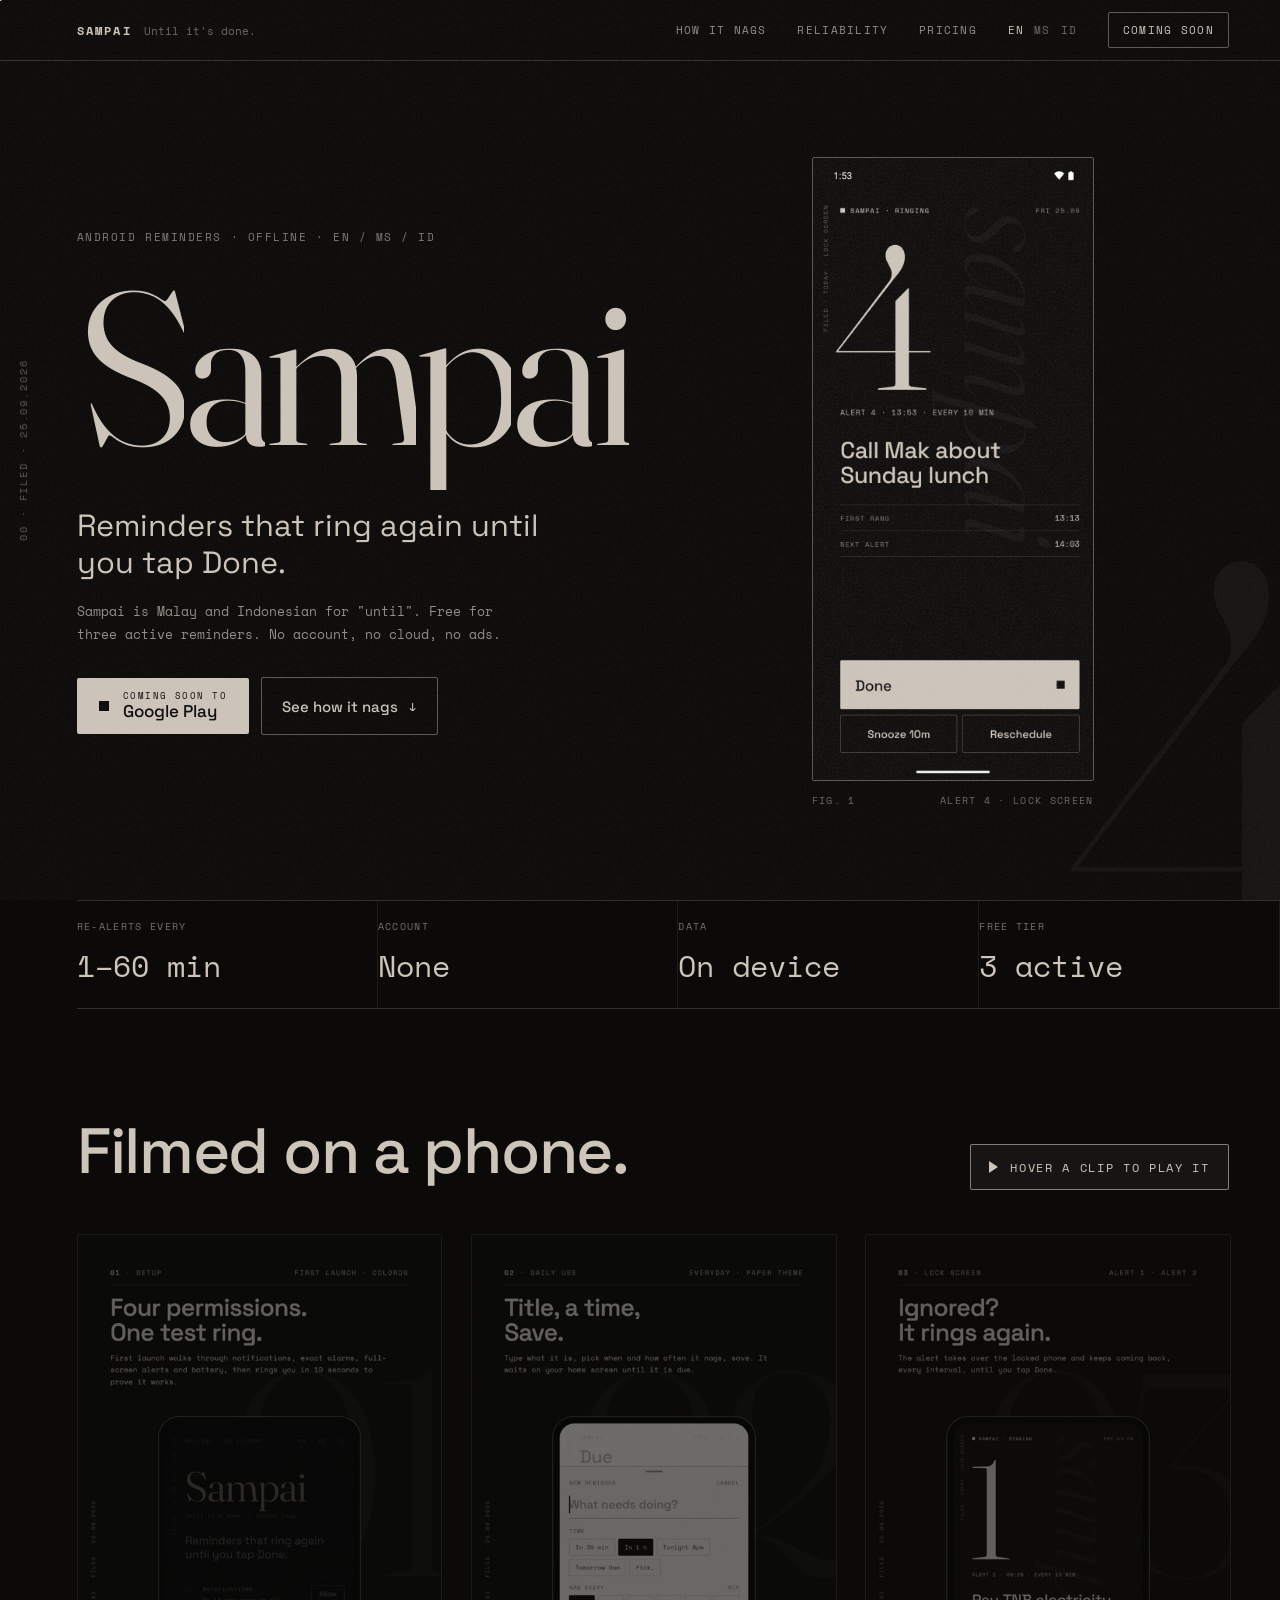
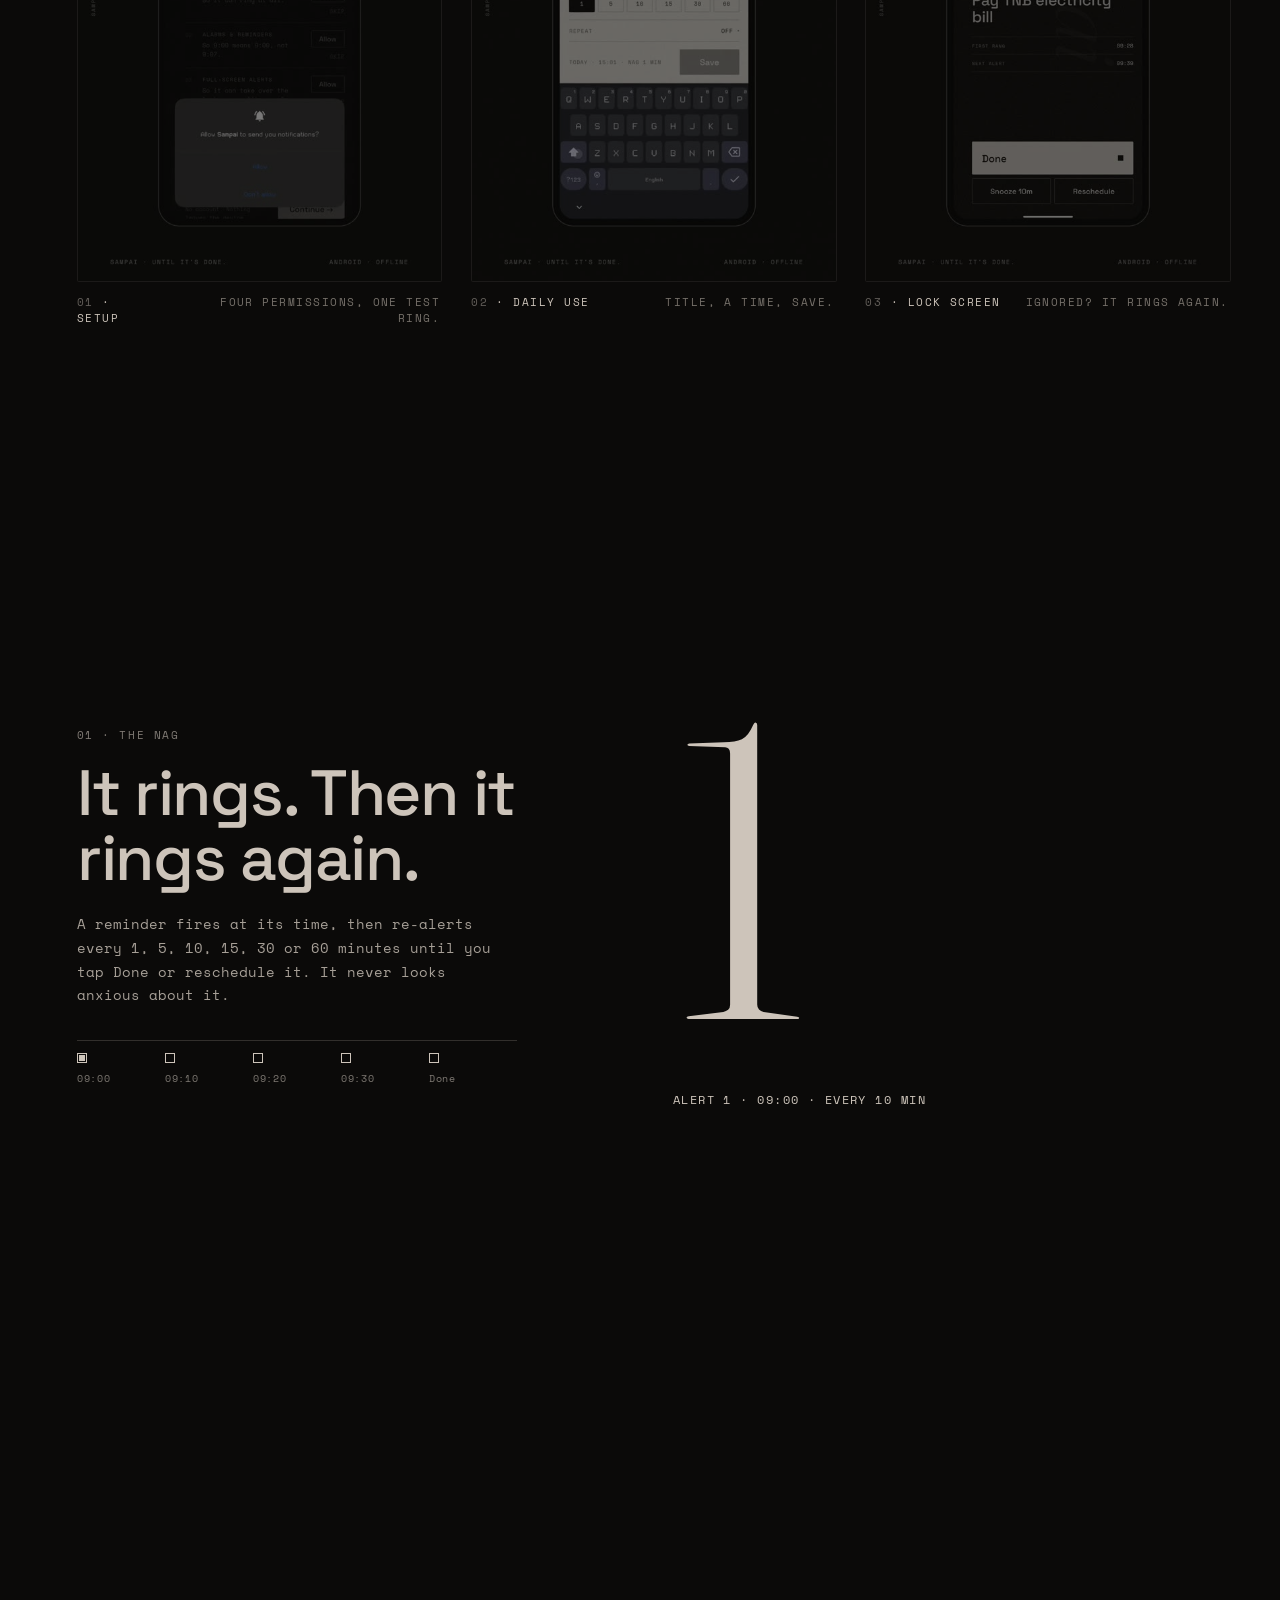
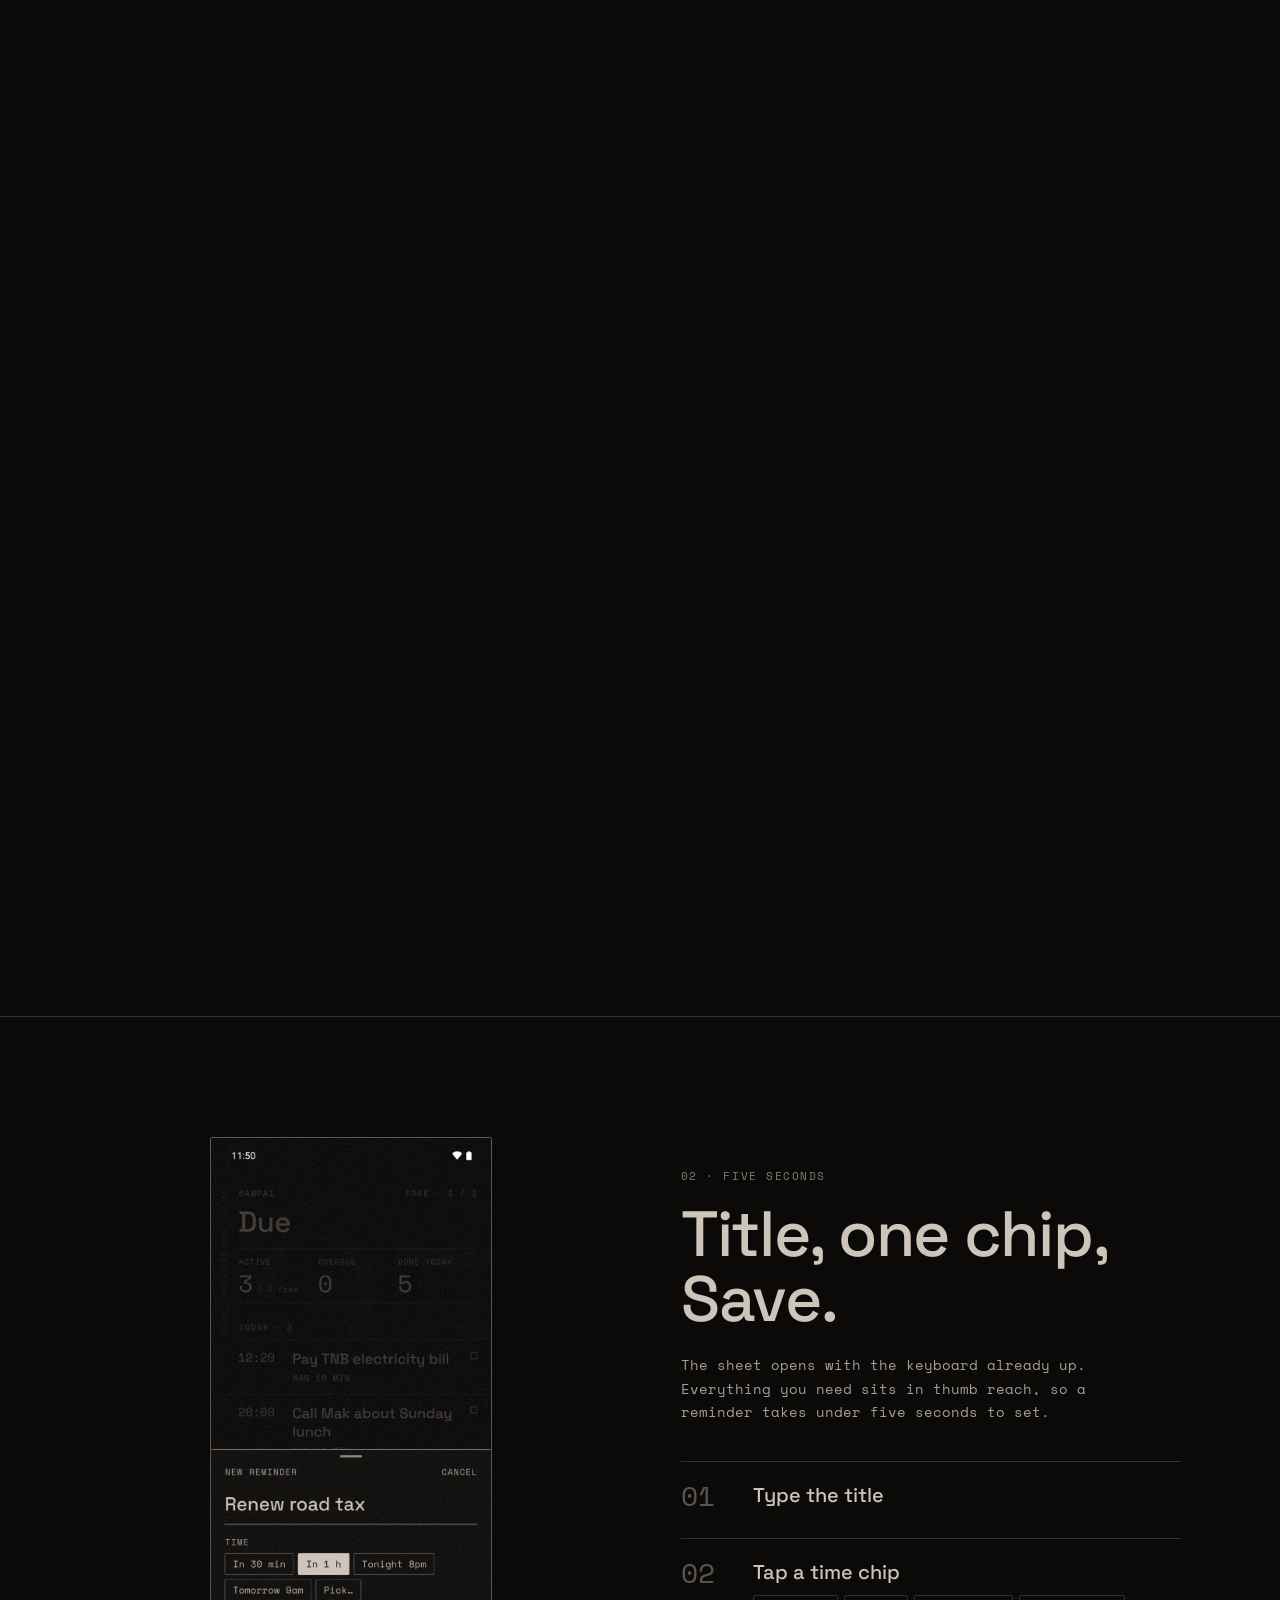
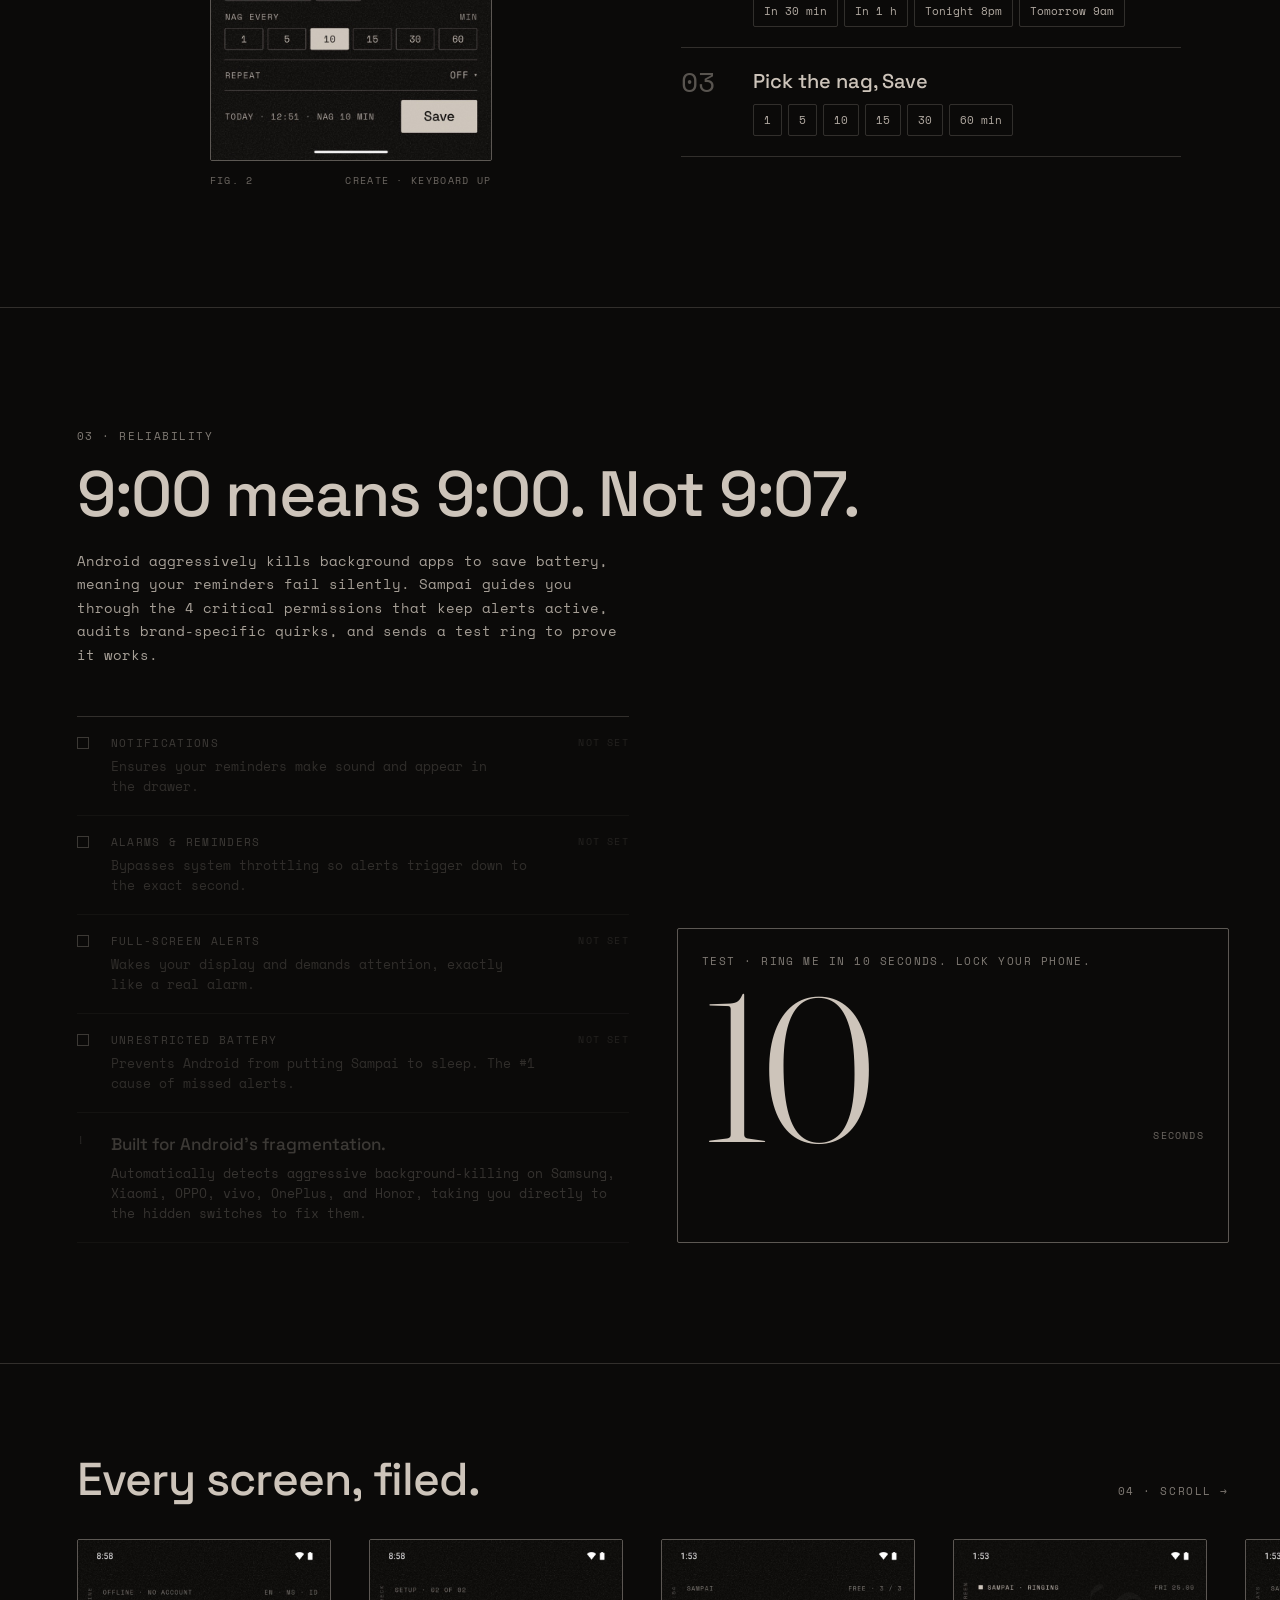
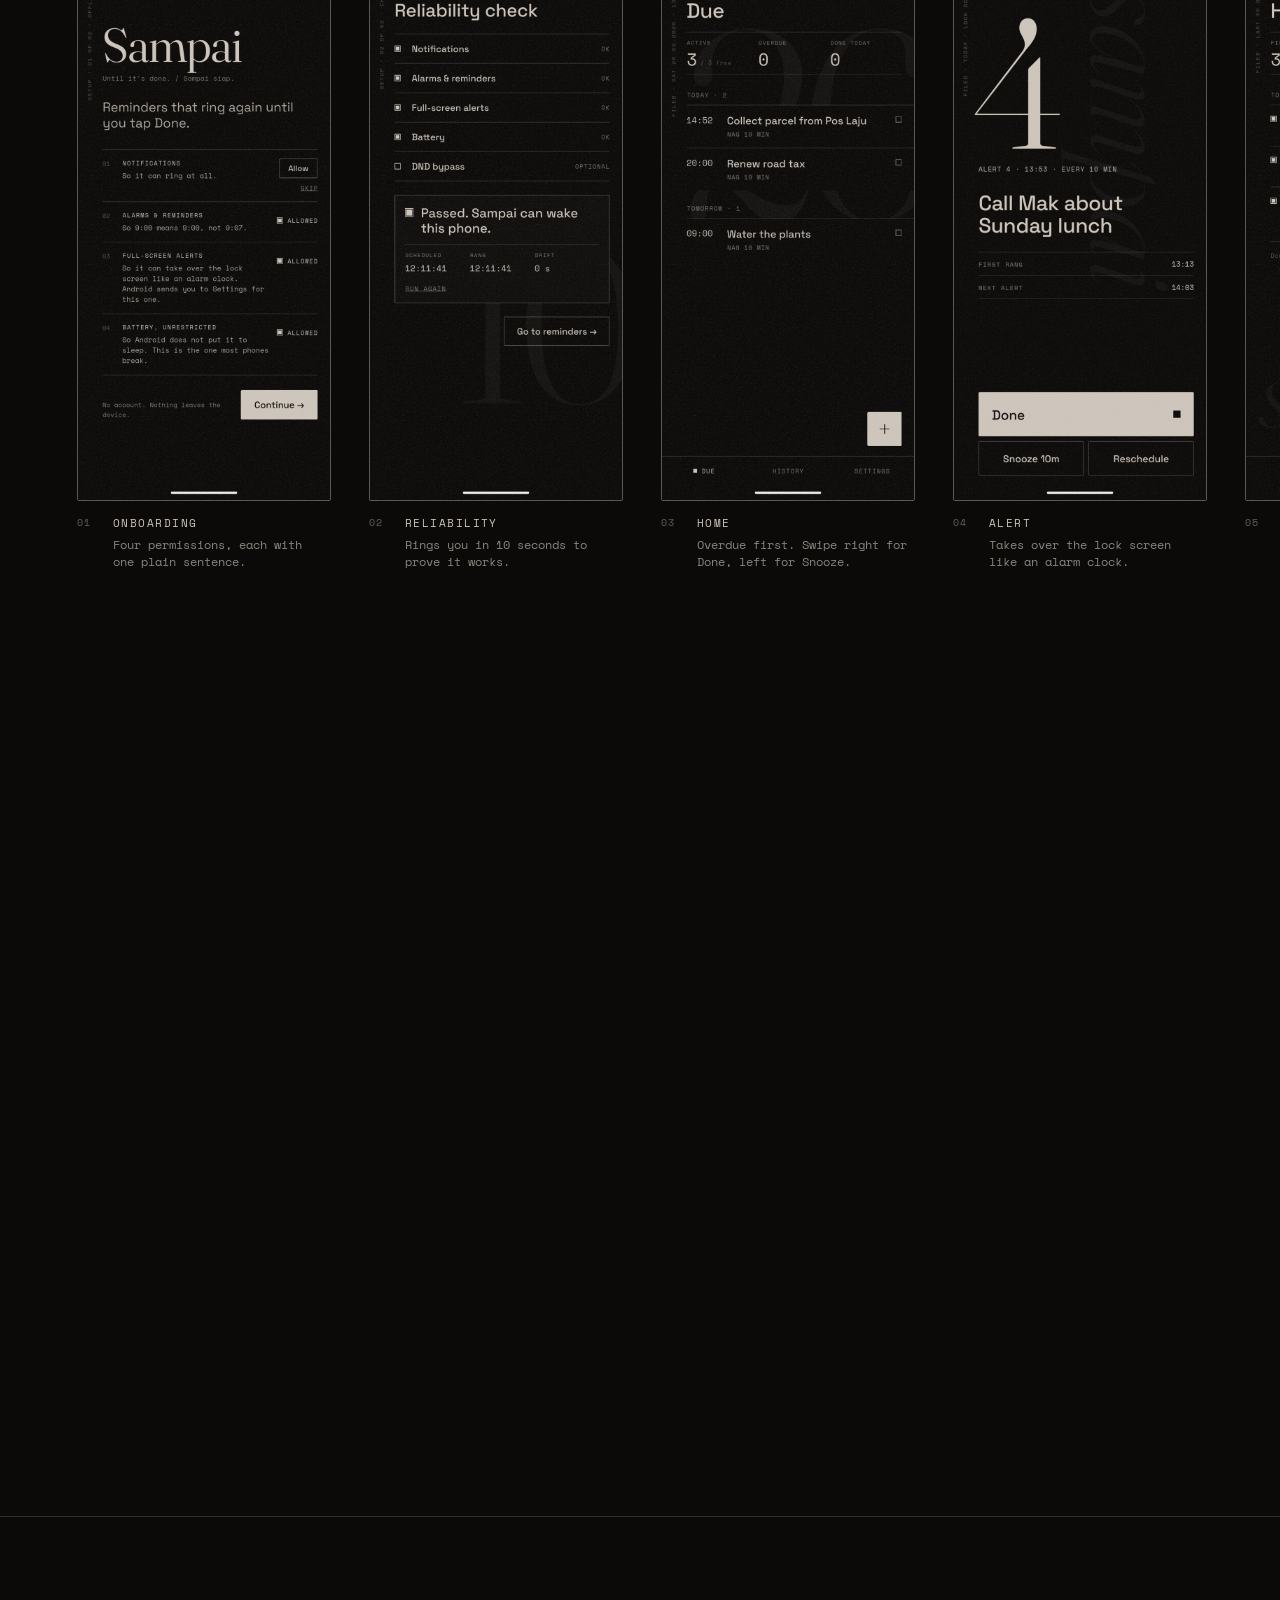
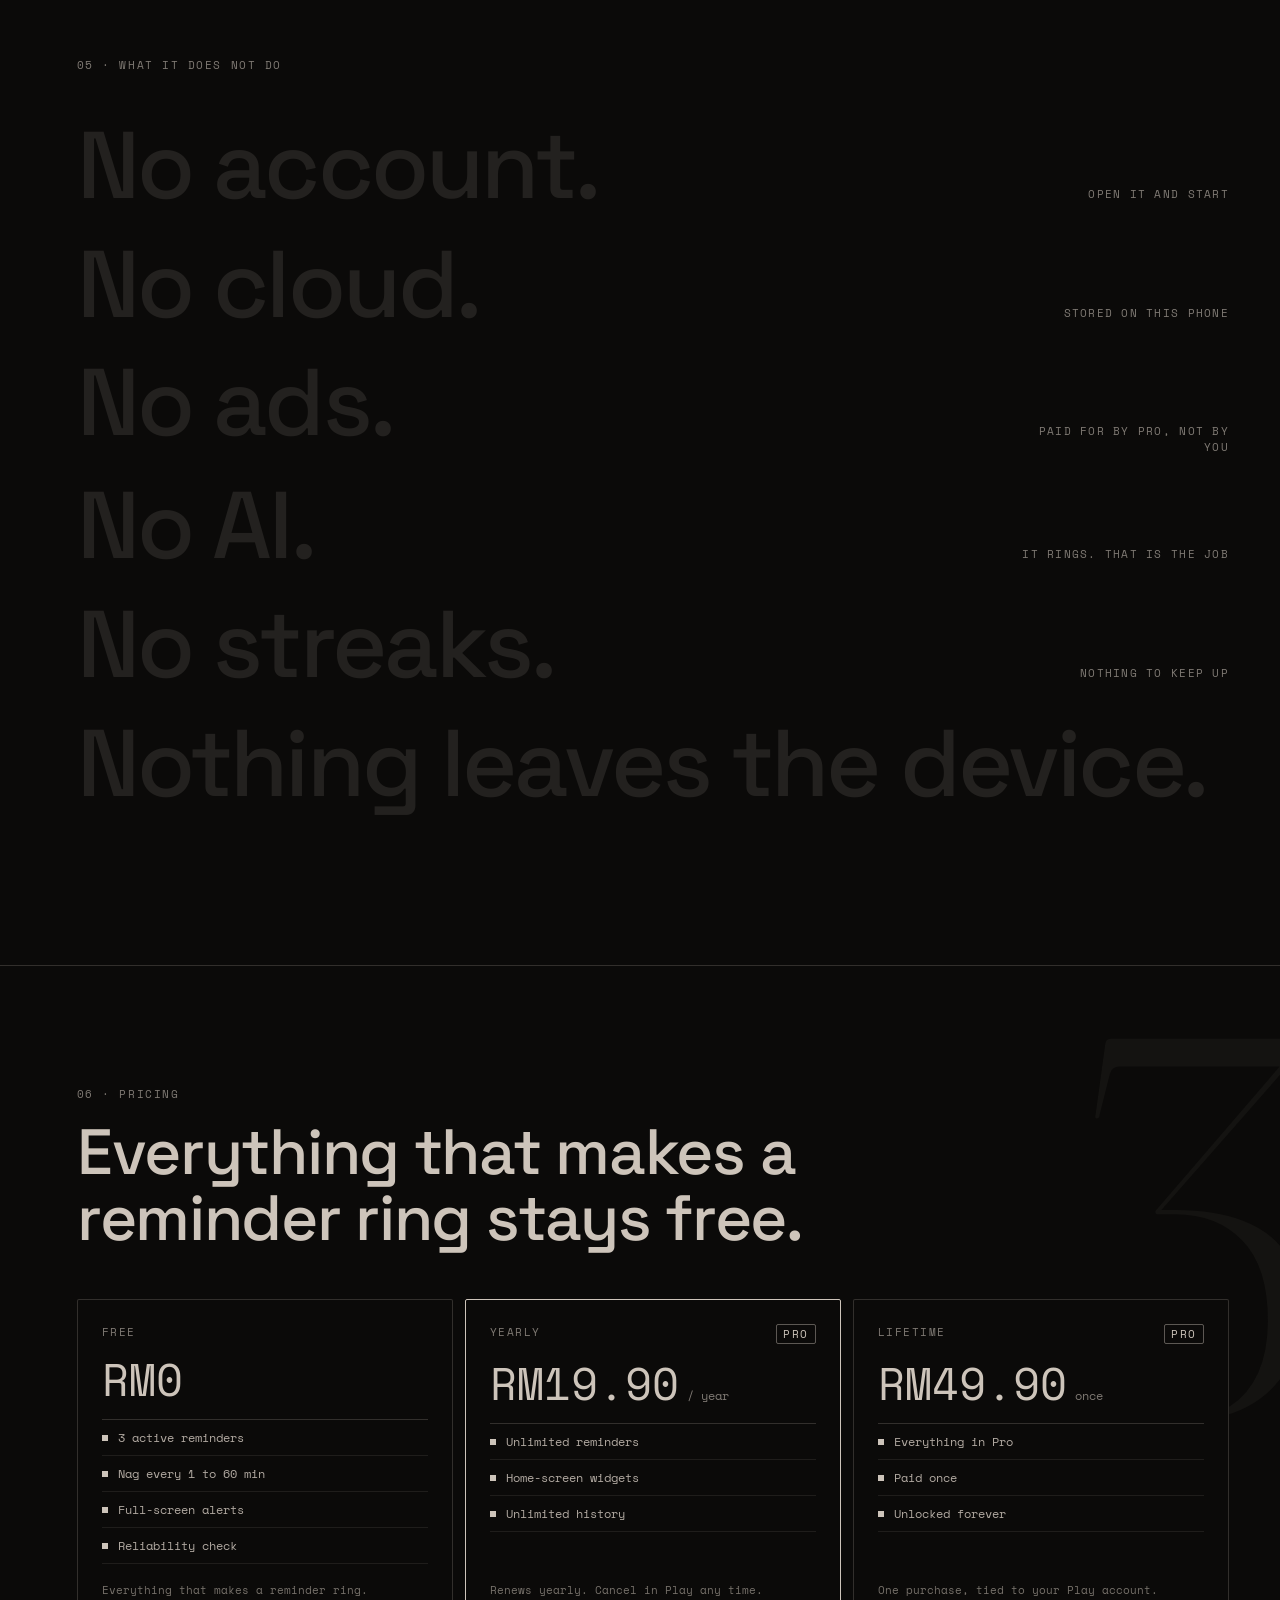
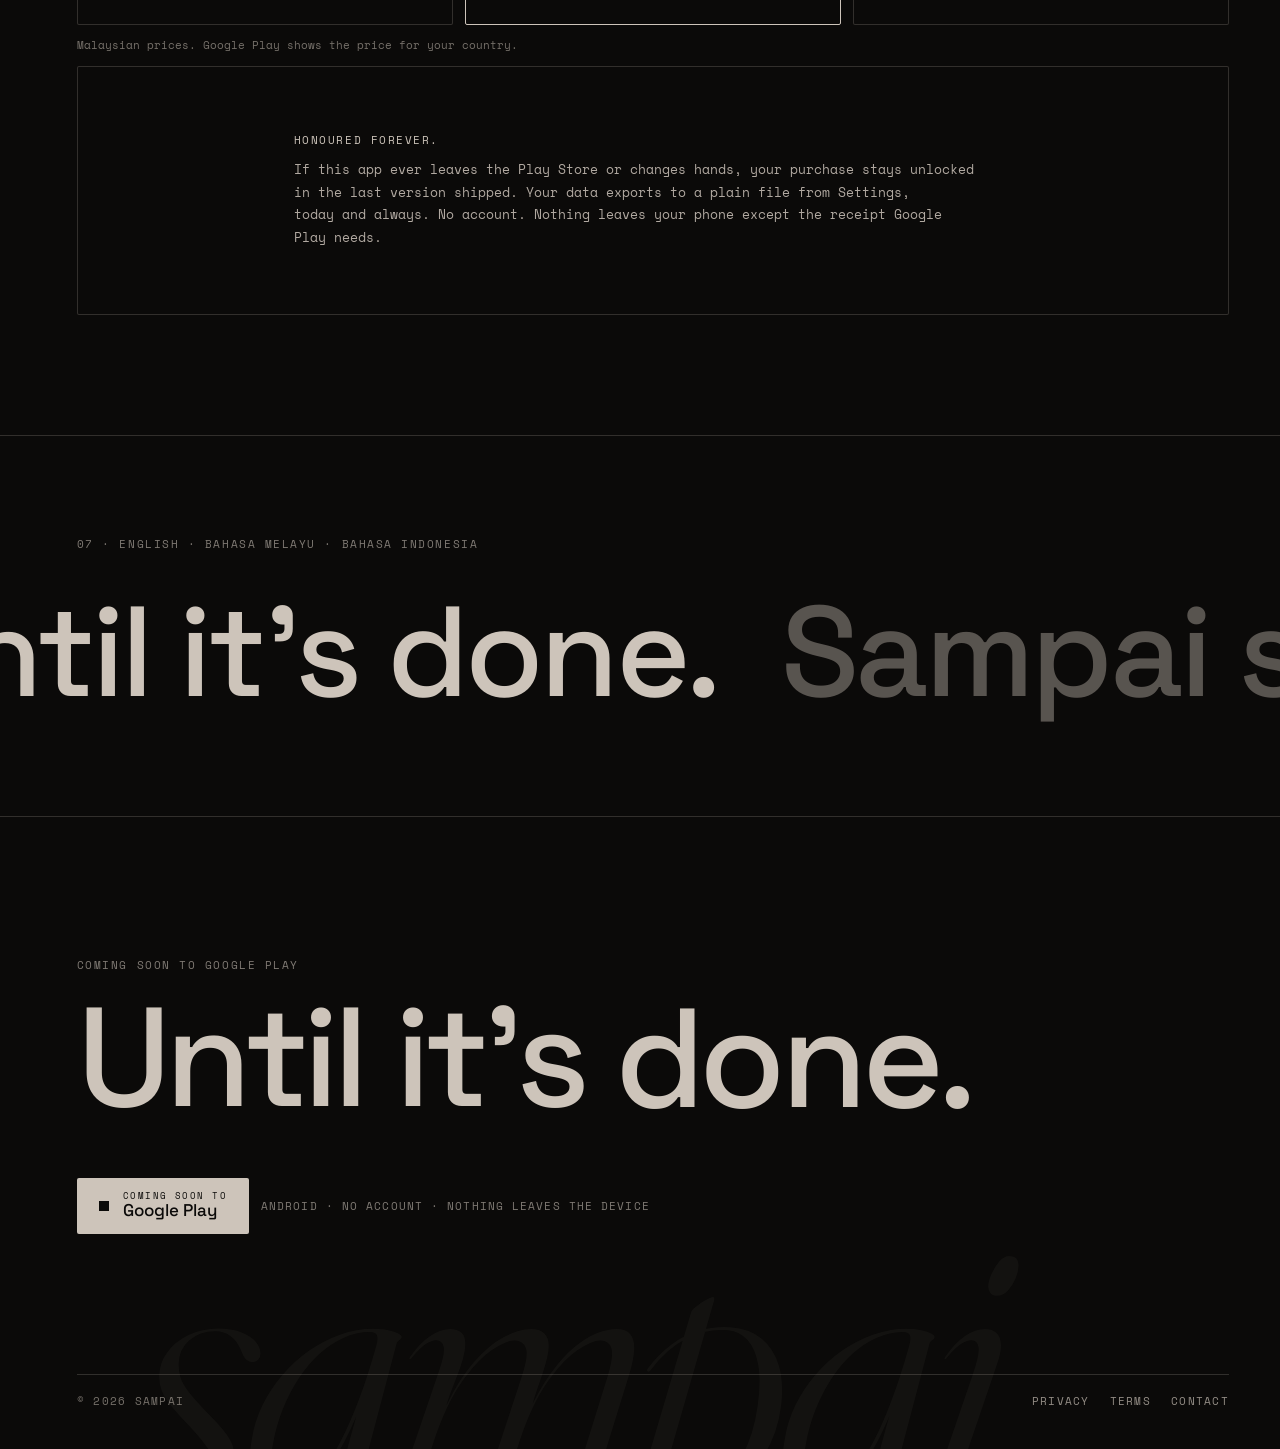
<file: index.html>
<!doctype html>
<html lang="en">
<head>
<meta charset="utf-8">
<meta name="viewport" content="width=device-width, initial-scale=1">
<title>Sampai: reminders that ring until done</title>
<meta name="description" content="Sampai is a nag-until-done reminder app for Android. It rings again every 1, 5, 10, 15, 30 or 60 minutes until you tap Done. Offline, no account, no ads.">
<meta property="og:title" content="Sampai: reminders that ring until done">
<meta property="og:description" content="A reminder that keeps ringing until you tap Done. For Android. Offline, no account, no ads.">
<meta property="og:image" content="assets/screens/03-alert-4.jpg">
<meta name="theme-color" content="#0b0a09">
<link rel="alternate" hreflang="en" href="https://haziqlucii.github.io/sampai-site/">
<link rel="alternate" hreflang="ms" href="https://haziqlucii.github.io/sampai-site/ms/">
<link rel="alternate" hreflang="id" href="https://haziqlucii.github.io/sampai-site/id/">
<link rel="icon" href="assets/favicon.png">
<link rel="preconnect" href="https://fonts.googleapis.com">
<link rel="preconnect" href="https://fonts.gstatic.com" crossorigin>
<link rel="stylesheet" href="https://fonts.googleapis.com/css2?family=Fraunces:ital,opsz,wght@0,9..144,300..500;1,9..144,300..500&family=Space+Grotesk:wght@400;500;600&family=Space+Mono:ital,wght@0,400;0,700;1,400&display=swap"><style>:root{--p:11,10,9;--i:205,196,186}html,body{margin:0;background:rgb(var(--p));color:rgb(var(--i));-webkit-font-smoothing:antialiased;overflow-x:hidden}html.lenis,html.lenis body{height:auto}.lenis.lenis-smooth{scroll-behavior:auto!important}body::before{content:"";position:fixed;inset:0;pointer-events:none;z-index:90;opacity:.07;background-image:url("data:image/svg+xml,%3Csvg xmlns='http://www.w3.org/2000/svg' width='160' height='160'%3E%3Cfilter id='n'%3E%3CfeTurbulence type='fractalNoise' baseFrequency='.9' numOctaves='3' stitchTiles='stitch'/%3E%3CfeColorMatrix values='0 0 0 0 .5 0 0 0 0 .5 0 0 0 0 .5 0 0 0 1.4 -.3'/%3E%3C/filter%3E%3Crect width='100%25' height='100%25' filter='url(%23n)'/%3E%3C/svg%3E")}a{color:rgb(var(--i))}a:hover{color:rgba(var(--i),.7)}::selection{background:rgb(var(--i));color:rgb(var(--p))}</style>
<style>
/* Phone layout: the design is drawn for desktop, so these override its inline spacing. */
@media (max-width: 720px) {
  [data-label] { display: none !important; }
  [data-nav] > div { padding: 0 20px !important; height: 56px !important; }
  [data-nav] a[href="#top"] > span + span { display: none; }
  [data-nav] a[href="#nag"], [data-nav] a[href="#reliable"], [data-nav] a[href="#pricing"] { display: none; }
  #top, section, footer { padding-left: 20px !important; padding-right: 20px !important; }
  #top { padding-top: 96px !important; min-height: auto !important; gap: 40px !important; }
  #top + div { margin-left: 20px !important; }
  [data-nag] { height: auto !important; min-height: 100vh; padding-top: 72px !important; padding-bottom: 40px !important; gap: 20px !important; align-content: center; }
  [data-nag] h2 { font-size: 34px !important; }
  [data-nag] > div:last-child { min-height: 0 !important; }
  [data-nag] [data-nn] { font-size: 150px !important; }
  [data-nag] > div:last-child > div:first-child { height: 130px !important; }
  [data-nag] > div:last-child > div:last-child { margin-top: 24px !important; }
  [data-ndone] > span:first-child { width: 64px !important; height: 64px !important; }
  [data-ndone] > span:last-child { font-size: 22px !important; }
  section, footer { padding-top: 88px !important; padding-bottom: 88px !important; }
  [data-gal] { padding: 88px 0 !important; height: auto !important; display: block !important; }
  [data-gal] > div:first-child { padding-left: 20px !important; padding-right: 20px !important; }
  [data-gal] > div:first-child > span { display: none; }
  /* Phones get a native sideways swipe that snaps to each screen, not a pinned scroll. */
  [data-track] { width: auto !important; overflow-x: auto; scroll-snap-type: x mandatory; -webkit-overflow-scrolling: touch; scrollbar-width: none; gap: 16px !important; padding: 28px 20px 4px !important; }
  [data-track]::-webkit-scrollbar { display: none; }
  [data-track] > div { scroll-snap-align: start; scroll-margin-left: 20px; }
  [data-gal] > div:first-child::after { content: "Swipe \2192"; display: block; margin-top: 12px; font-size: 11px; letter-spacing: .14em; text-transform: uppercase; color: rgba(var(--i), .6); }
  [data-clips] { display: flex !important; overflow-x: auto; scroll-snap-type: x mandatory; scrollbar-width: none; margin-left: -20px !important; margin-right: -20px !important; padding: 0 20px; gap: 16px !important; }
  [data-clips]::-webkit-scrollbar { display: none; }
  [data-clips] > figure { width: 72vw; scroll-snap-align: start; scroll-margin-left: 20px; }
  [data-clips] figcaption { flex-direction: column; gap: 4px !important; }
  [data-clips] figcaption > span:last-child { text-align: left !important; }
  [data-no] { flex-direction: column; align-items: flex-start !important; gap: 6px !important; }
  [data-no] > span:nth-child(2) { text-align: left !important; }
  [data-bell] { width: 90px !important; }
  section[data-sec^="07"] { padding-left: 0 !important; padding-right: 0 !important; }
  section[data-sec^="07"] > div:first-child { padding-left: 20px !important; padding-right: 20px !important; }
  footer > div[style*="margin-top:140px"] { margin-top: 80px !important; }
}
</style>
<style>[data-hint-tap] { display: none; } [data-clip] video { transition: opacity .35s ease, filter .35s ease; } [data-clips][data-dim] [data-clip] video:not([data-on]) { opacity: .45; filter: grayscale(.4); } @keyframes hintpulse { 0%,100% { opacity: 1; transform: translateX(0); } 50% { opacity: .35; transform: translateX(3px); } } [data-pulse] { animation: hintpulse 1.6s ease-in-out infinite; } @media (prefers-reduced-motion: reduce) { [data-pulse] { animation: none; } } @media (hover: none), (pointer: coarse) { [data-hint-hover] { display: none; } [data-hint-tap] { display: inline; } } @media (max-width: 720px) { [data-hint] { display: none !important; } } @media (max-width: 1100px) { [data-clip] figcaption { flex-direction: column; gap: 4px !important; } [data-clip] figcaption > span:last-child { text-align: left !important; } } [data-vwrap] video:focus-visible { outline: 1px solid rgb(var(--i)); outline-offset: 3px; }</style>
</head>
<body>
<div data-root="" style="position:relative;font-family:'Space Mono',monospace;color:rgb(var(--i));background:rgb(var(--p))">

<div data-prog="" style="position:fixed;top:0;left:0;right:0;height:1px;background:rgb(var(--i));transform:scaleX(0);transform-origin:0 50%;z-index:80"></div>
<div data-label="" style="position:fixed;left:16px;top:50%;transform:translateY(-50%) rotate(180deg);writing-mode:vertical-rl;font-size:9.5px;letter-spacing:.2em;text-transform:uppercase;color:rgba(var(--i),.45);z-index:70;white-space:nowrap;pointer-events:none">00 · Filed · 25.09.2026</div>

<nav data-nav="" style="position:fixed;top:0;left:0;right:0;z-index:75;background:rgb(var(--p));border-bottom:1px solid rgba(var(--i),.2)">
<div style="display:flex;align-items:center;justify-content:space-between;gap:20px;height:60px;padding:0 clamp(20px,4vw,56px) 0 clamp(48px,6vw,96px)">
<a href="#top" style="display:flex;align-items:baseline;gap:12px;text-decoration:none"><span style="font-size:12px;letter-spacing:.18em;font-weight:700">SAMPAI</span><span style="font-size:10.5px;color:rgba(var(--i),.5)">Until it's done.</span></a>
<div style="display:flex;align-items:center;gap:clamp(14px,2.4vw,32px);font-size:10.5px;letter-spacing:.12em;text-transform:uppercase">
<a href="#nag" style="text-decoration:none;color:rgba(var(--i),.7)">How it nags</a>
<a href="#reliable" style="text-decoration:none;color:rgba(var(--i),.7)">Reliability</a>
<a href="#pricing" style="text-decoration:none;color:rgba(var(--i),.7)">Pricing</a>
<span data-langs="" style="display:flex;gap:10px"><a href="./" hreflang="en" aria-current="page" style="text-decoration:none;color:rgb(var(--i))">EN</a><a href="ms/" hreflang="ms" style="text-decoration:none;color:rgba(var(--i),.5)">MS</a><a href="id/" hreflang="id" style="text-decoration:none;color:rgba(var(--i),.5)">ID</a></span><a href="#get" style="height:34px;padding:0 14px;display:flex;align-items:center;border:1px solid rgba(var(--i),.42);border-radius:2px;text-decoration:none">Coming soon</a>
</div>
</div>
</nav>

<header id="top" data-hero="" data-sec="00 · Filed · 25.09.2026" style="position:relative;min-height:100vh;padding:120px clamp(20px,4vw,56px) 56px clamp(48px,6vw,96px);box-sizing:border-box;display:grid;grid-template-columns:repeat(auto-fit,minmax(min(100%,440px),1fr));gap:48px;align-items:center;overflow:hidden">
<div style="position:relative;z-index:2">
<div data-hf="" style="font-size:11px;letter-spacing:.14em;text-transform:uppercase;color:rgba(var(--i),.6)">Android reminders · Offline · EN / MS / ID</div>
<h1 data-hword="" aria-label="Sampai" style="margin:28px 0 0;font-family:'Fraunces',serif;font-weight:350;font-size:clamp(96px,17vw,264px);line-height:.86;letter-spacing:-.035em;display:flex">
<span style="display:inline-block;overflow:hidden;padding-bottom:.14em"><span data-hl="" style="display:inline-block">S</span></span><span style="display:inline-block;overflow:hidden;padding-bottom:.14em"><span data-hl="" style="display:inline-block">a</span></span><span style="display:inline-block;overflow:hidden;padding-bottom:.14em"><span data-hl="" style="display:inline-block">m</span></span><span style="display:inline-block;overflow:hidden;padding-bottom:.14em"><span data-hl="" style="display:inline-block">p</span></span><span style="display:inline-block;overflow:hidden;padding-bottom:.14em"><span data-hl="" style="display:inline-block">a</span></span><span style="display:inline-block;overflow:hidden;padding-bottom:.14em"><span data-hl="" style="display:inline-block">i</span></span>
</h1>
<p data-hf="" style="margin:18px 0 0;font-family:'Space Grotesk',sans-serif;font-size:clamp(22px,2.4vw,32px);line-height:1.2;font-weight:400;max-width:520px;text-wrap:pretty">Reminders that ring again until you tap Done.</p>
<p data-hf="" style="margin:18px 0 0;font-size:13px;line-height:1.75;color:rgba(var(--i),.7);max-width:460px;text-wrap:pretty">Sampai is Malay and Indonesian for "until". Free for three active reminders. No account, no cloud, no ads.</p>
<div data-hf="" style="display:flex;flex-wrap:wrap;gap:12px;margin-top:32px;align-items:center">
<a href="#get" style="display:inline-flex;align-items:center;gap:14px;height:56px;padding:0 22px;background:rgb(var(--i));color:rgb(var(--p));border-radius:2px;text-decoration:none"><span style="width:10px;height:10px;background:currentColor"></span><span style="display:flex;flex-direction:column;line-height:1.15"><span style="font-size:9px;letter-spacing:.16em">COMING SOON TO</span><span style="font-family:'Space Grotesk',sans-serif;font-size:17px;font-weight:500">Google Play</span></span></a>
<a href="#nag" style="height:56px;padding:0 20px;display:inline-flex;align-items:center;gap:10px;border:1px solid rgba(var(--i),.42);border-radius:2px;text-decoration:none;font-family:'Space Grotesk',sans-serif;font-size:15px;font-weight:500">See how it nags <span style="font-family:'Space Mono',monospace">↓</span></a>
</div>
</div>
<div data-hpar="" style="position:relative;z-index:1;justify-self:center"><div data-hphone="" style="display:flex;flex-direction:column;gap:12px">
<div style="width:280px;height:622px;overflow:hidden;border:1px solid rgba(var(--i),.42);border-radius:2px;position:relative"><img src="assets/screens/03-alert-4.jpg" width="280" height="622" alt="Sampai alert on the lock screen: a large numeral 4, the reminder Call Mak about Sunday lunch, and Done, Snooze and Reschedule buttons." style="display:block;width:100%;height:100%;object-fit:cover"></div>
<div style="display:flex;justify-content:space-between;font-size:9.5px;letter-spacing:.14em;text-transform:uppercase;color:rgba(var(--i),.5)"><span>Fig. 1</span><span>Alert 4 · Lock screen</span></div>
</div></div>
<div data-hwm="" style="position:absolute;right:-4vw;bottom:-8vw;font-family:'Fraunces',serif;font-weight:300;font-size:46vw;line-height:.8;letter-spacing:-.06em;color:rgba(var(--i),.045);pointer-events:none;user-select:none;z-index:0">4</div>
</header>

<div style="border-top:1px solid rgba(var(--i),.2);border-bottom:1px solid rgba(var(--i),.2);margin-left:clamp(48px,6vw,96px);display:grid;grid-template-columns:repeat(auto-fit,minmax(180px,1fr))">
<div data-fact="" style="padding:18px 20px 20px 0;border-right:1px solid rgba(var(--i),.1)"><div style="font-size:9.5px;letter-spacing:.14em;text-transform:uppercase;color:rgba(var(--i),.55)">Re-alerts every</div><div style="font-size:clamp(22px,2.4vw,30px);margin-top:10px;font-variant-numeric:tabular-nums">1–60 min</div></div><div data-fact="" style="padding:18px 20px 20px 0;border-right:1px solid rgba(var(--i),.1)"><div style="font-size:9.5px;letter-spacing:.14em;text-transform:uppercase;color:rgba(var(--i),.55)">Account</div><div style="font-size:clamp(22px,2.4vw,30px);margin-top:10px;font-variant-numeric:tabular-nums">None</div></div><div data-fact="" style="padding:18px 20px 20px 0;border-right:1px solid rgba(var(--i),.1)"><div style="font-size:9.5px;letter-spacing:.14em;text-transform:uppercase;color:rgba(var(--i),.55)">Data</div><div style="font-size:clamp(22px,2.4vw,30px);margin-top:10px;font-variant-numeric:tabular-nums">On device</div></div><div data-fact="" style="padding:18px 20px 20px 0;border-right:1px solid rgba(var(--i),.1)"><div style="font-size:9.5px;letter-spacing:.14em;text-transform:uppercase;color:rgba(var(--i),.55)">Free tier</div><div style="font-size:clamp(22px,2.4vw,30px);margin-top:10px;font-variant-numeric:tabular-nums">3 active</div></div>
</div>

<section id="film" data-sec="In motion" style="position:relative;padding:110px clamp(20px,4vw,56px) 110px clamp(48px,6vw,96px)">
<div style="display:flex;justify-content:space-between;align-items:baseline;gap:20px;flex-wrap:wrap">
<h2 data-r="" style="margin:0;font-family:'Space Grotesk',sans-serif;font-weight:500;font-size:clamp(36px,5vw,72px);line-height:1.02;letter-spacing:-.02em">Filmed on a phone.</h2>
<span data-hint="" data-r="" style="display:inline-flex;align-items:center;gap:12px;height:44px;padding:0 18px;border:1px solid rgba(var(--i),.6);border-radius:2px;font-size:12px;letter-spacing:.14em;text-transform:uppercase;color:rgb(var(--i));background:rgba(var(--i),.06)"><span data-pulse="" style="width:0;height:0;border-left:9px solid rgb(var(--i));border-top:6px solid transparent;border-bottom:6px solid transparent"></span><span data-hint-hover="">Hover a clip to play it</span><span data-hint-tap="">Tap a clip to play it</span></span>
</div>
<div data-clips="" style="display:grid;grid-template-columns:repeat(3,minmax(0,1fr));gap:clamp(16px,2.4vw,36px);margin-top:44px">
<figure data-clip="" style="margin:0;flex:none;display:flex;flex-direction:column;gap:12px">
<div data-vwrap="" style="position:relative"><video tabindex="0" src="assets/video/01-setup.mp4" poster="assets/video/01-setup.jpg" muted loop playsinline preload="none" aria-label="Setup: Four permissions, one test ring." style="display:block;width:100%;aspect-ratio:9/16;height:auto;border:1px solid rgba(var(--i),.2);border-radius:2px;background:rgb(var(--p))"></video></div>
<figcaption style="display:flex;justify-content:space-between;gap:12px;font-size:10.5px;letter-spacing:.14em;text-transform:uppercase"><span><span style="color:rgba(var(--i),.45)">01</span> · Setup</span><span style="color:rgba(var(--i),.55);text-align:right">Four permissions, one test ring.</span></figcaption>
</figure><figure data-clip="" style="margin:0;flex:none;display:flex;flex-direction:column;gap:12px">
<div data-vwrap="" style="position:relative"><video tabindex="0" src="assets/video/02-daily.mp4" poster="assets/video/02-daily.jpg" muted loop playsinline preload="none" aria-label="Daily use: Title, a time, Save." style="display:block;width:100%;aspect-ratio:9/16;height:auto;border:1px solid rgba(var(--i),.2);border-radius:2px;background:rgb(var(--p))"></video></div>
<figcaption style="display:flex;justify-content:space-between;gap:12px;font-size:10.5px;letter-spacing:.14em;text-transform:uppercase"><span><span style="color:rgba(var(--i),.45)">02</span> · Daily use</span><span style="color:rgba(var(--i),.55);text-align:right">Title, a time, Save.</span></figcaption>
</figure><figure data-clip="" style="margin:0;flex:none;display:flex;flex-direction:column;gap:12px">
<div data-vwrap="" style="position:relative"><video tabindex="0" src="assets/video/03-lockscreen.mp4" poster="assets/video/03-lockscreen.jpg" muted loop playsinline preload="none" aria-label="Lock screen: Ignored? It rings again." style="display:block;width:100%;aspect-ratio:9/16;height:auto;border:1px solid rgba(var(--i),.2);border-radius:2px;background:rgb(var(--p))"></video></div>
<figcaption style="display:flex;justify-content:space-between;gap:12px;font-size:10.5px;letter-spacing:.14em;text-transform:uppercase"><span><span style="color:rgba(var(--i),.45)">03</span> · Lock screen</span><span style="color:rgba(var(--i),.55);text-align:right">Ignored? It rings again.</span></figcaption>
</figure>
</div>
</section>

<section id="nag" data-nag="" data-sec="01 · The nag" style="position:relative;height:100vh;padding:80px clamp(20px,4vw,56px) 40px clamp(48px,6vw,96px);box-sizing:border-box;display:grid;grid-template-columns:repeat(auto-fit,minmax(min(100%,380px),1fr));gap:40px;align-items:center;overflow:hidden">
<div>
<div style="font-size:11px;letter-spacing:.14em;text-transform:uppercase;color:rgba(var(--i),.6)">01 · The nag</div>
<h2 style="margin:18px 0 0;font-family:'Space Grotesk',sans-serif;font-weight:500;font-size:clamp(36px,5vw,72px);line-height:1.02;letter-spacing:-.02em;max-width:560px">It rings. Then it rings again.</h2>
<p style="margin:22px 0 0;font-size:13.5px;line-height:1.75;color:rgba(var(--i),.8);max-width:440px;text-wrap:pretty">A reminder fires at its time, then re-alerts every 1, 5, 10, 15, 30 or 60 minutes until you tap Done or reschedule it. It never looks anxious about it.</p>
<div style="margin-top:32px;max-width:440px">
<div style="position:relative;height:1px;background:rgba(var(--i),.2)"><div data-nline="" style="position:absolute;inset:0;background:rgb(var(--i));transform:scaleX(0);transform-origin:0 50%"></div></div>
<div style="display:grid;grid-template-columns:repeat(5,minmax(0,1fr));margin-top:12px">
<div style="display:flex;flex-direction:column;gap:8px"><span style="position:relative;width:10px;height:10px;border:1px solid rgb(var(--i));box-sizing:border-box"><span data-nt="" style="position:absolute;inset:1px;background:rgb(var(--i));opacity:1"></span></span><span style="font-size:10px;letter-spacing:.08em;color:rgba(var(--i),.6);font-variant-numeric:tabular-nums">09:00</span></div><div style="display:flex;flex-direction:column;gap:8px"><span style="position:relative;width:10px;height:10px;border:1px solid rgb(var(--i));box-sizing:border-box"><span data-nt="" style="position:absolute;inset:1px;background:rgb(var(--i));opacity:0"></span></span><span style="font-size:10px;letter-spacing:.08em;color:rgba(var(--i),.6);font-variant-numeric:tabular-nums">09:10</span></div><div style="display:flex;flex-direction:column;gap:8px"><span style="position:relative;width:10px;height:10px;border:1px solid rgb(var(--i));box-sizing:border-box"><span data-nt="" style="position:absolute;inset:1px;background:rgb(var(--i));opacity:0"></span></span><span style="font-size:10px;letter-spacing:.08em;color:rgba(var(--i),.6);font-variant-numeric:tabular-nums">09:20</span></div><div style="display:flex;flex-direction:column;gap:8px"><span style="position:relative;width:10px;height:10px;border:1px solid rgb(var(--i));box-sizing:border-box"><span data-nt="" style="position:absolute;inset:1px;background:rgb(var(--i));opacity:0"></span></span><span style="font-size:10px;letter-spacing:.08em;color:rgba(var(--i),.6);font-variant-numeric:tabular-nums">09:30</span></div><div style="display:flex;flex-direction:column;gap:8px"><span style="position:relative;width:10px;height:10px;border:1px solid rgb(var(--i));box-sizing:border-box"><span data-nt="" style="position:absolute;inset:1px;background:rgb(var(--i));opacity:0"></span></span><span style="font-size:10px;letter-spacing:.08em;color:rgba(var(--i),.6);font-variant-numeric:tabular-nums">Done</span></div>
</div>
</div>
</div>
<div style="position:relative;min-height:min(62vh,520px);display:flex;flex-direction:column;justify-content:center">
<div style="position:relative;height:clamp(170px,26vw,380px)">
<div data-nn="" style="position:absolute;left:0;bottom:0;font-family:'Fraunces',serif;font-weight:300;font-size:clamp(210px,32vw,470px);line-height:.8;letter-spacing:-.05em;font-variant-numeric:tabular-nums;opacity:1">1</div><div data-nn="" style="position:absolute;left:0;bottom:0;font-family:'Fraunces',serif;font-weight:300;font-size:clamp(210px,32vw,470px);line-height:.8;letter-spacing:-.05em;font-variant-numeric:tabular-nums;opacity:0">2</div><div data-nn="" style="position:absolute;left:0;bottom:0;font-family:'Fraunces',serif;font-weight:300;font-size:clamp(210px,32vw,470px);line-height:.8;letter-spacing:-.05em;font-variant-numeric:tabular-nums;opacity:0">3</div><div data-nn="" style="position:absolute;left:0;bottom:0;font-family:'Fraunces',serif;font-weight:300;font-size:clamp(210px,32vw,470px);line-height:.8;letter-spacing:-.05em;font-variant-numeric:tabular-nums;opacity:0">4</div>
<div data-ndone="" style="position:absolute;left:0;bottom:0;opacity:0;display:flex;flex-direction:column;gap:22px"><span style="width:clamp(90px,12vw,160px);height:clamp(90px,12vw,160px);background:rgb(var(--i))"></span><span style="font-family:'Space Grotesk',sans-serif;font-size:clamp(26px,3vw,40px);font-weight:500;line-height:1.1">Done after 4 alerts.<br>Filed.</span></div>
</div>
<div style="position:relative;height:20px;margin-top:56px">
<div data-nc="" style="position:absolute;left:0;top:0;font-size:12px;letter-spacing:.12em;text-transform:uppercase;font-variant-numeric:tabular-nums;opacity:1">Alert 1 · 09:00 · Every 10 min</div><div data-nc="" style="position:absolute;left:0;top:0;font-size:12px;letter-spacing:.12em;text-transform:uppercase;font-variant-numeric:tabular-nums;opacity:0">Alert 2 · 09:10 · Every 10 min</div><div data-nc="" style="position:absolute;left:0;top:0;font-size:12px;letter-spacing:.12em;text-transform:uppercase;font-variant-numeric:tabular-nums;opacity:0">Alert 3 · 09:20 · Every 10 min</div><div data-nc="" style="position:absolute;left:0;top:0;font-size:12px;letter-spacing:.12em;text-transform:uppercase;font-variant-numeric:tabular-nums;opacity:0">Alert 4 · 09:30 · Every 10 min</div>
</div>
</div>
</section>

<section data-sec="02 · Five seconds" style="position:relative;padding:120px clamp(20px,4vw,56px) 120px clamp(48px,6vw,96px);display:grid;grid-template-columns:repeat(auto-fit,minmax(min(100%,400px),1fr));gap:56px;align-items:center;border-top:1px solid rgba(var(--i),.2)">
<div data-cphone="" style="justify-self:center;display:flex;flex-direction:column;gap:12px">
<div style="width:280px;height:622px;overflow:hidden;border:1px solid rgba(var(--i),.42);border-radius:2px;position:relative"><img src="assets/screens/02-create.jpg" width="280" height="622" alt="The new reminder sheet with time chips, nag interval chips from 1 to 60 minutes and a Save button." style="display:block;width:100%;height:100%;object-fit:cover"></div>
<div style="display:flex;justify-content:space-between;font-size:9.5px;letter-spacing:.14em;text-transform:uppercase;color:rgba(var(--i),.5)"><span>Fig. 2</span><span>Create · keyboard up</span></div>
</div>
<div>
<div data-r="" style="font-size:11px;letter-spacing:.14em;text-transform:uppercase;color:rgba(var(--i),.6)">02 · Five seconds</div>
<h2 data-r="" style="margin:18px 0 0;font-family:'Space Grotesk',sans-serif;font-weight:500;font-size:clamp(36px,5vw,72px);line-height:1.02;letter-spacing:-.02em">Title, one chip, Save.</h2>
<p data-r="" style="margin:22px 0 0;font-size:13.5px;line-height:1.75;color:rgba(var(--i),.8);max-width:460px;text-wrap:pretty">The sheet opens with the keyboard already up. Everything you need sits in thumb reach, so a reminder takes under five seconds to set.</p>
<div style="margin-top:36px;border-top:1px solid rgba(var(--i),.2);max-width:500px">
<div data-step="" style="display:grid;grid-template-columns:56px minmax(0,1fr);gap:16px;padding:20px 0;border-bottom:1px solid rgba(var(--i),.2)"><span style="font-size:28px;line-height:1;font-variant-numeric:tabular-nums;color:rgba(var(--i),.4)">01</span><div><div style="font-family:'Space Grotesk',sans-serif;font-size:20px;font-weight:500">Type the title</div><div style="display:flex;flex-wrap:wrap;gap:6px;margin-top:10px"></div></div></div><div data-step="" style="display:grid;grid-template-columns:56px minmax(0,1fr);gap:16px;padding:20px 0;border-bottom:1px solid rgba(var(--i),.2)"><span style="font-size:28px;line-height:1;font-variant-numeric:tabular-nums;color:rgba(var(--i),.4)">02</span><div><div style="font-family:'Space Grotesk',sans-serif;font-size:20px;font-weight:500">Tap a time chip</div><div style="display:flex;flex-wrap:wrap;gap:6px;margin-top:10px"><span data-chip="" style="height:30px;padding:0 10px;display:flex;align-items:center;border:1px solid rgba(var(--i),.2);border-radius:2px;font-size:11px;color:rgba(var(--i),.86);white-space:nowrap">In 30 min</span><span data-chip="" style="height:30px;padding:0 10px;display:flex;align-items:center;border:1px solid rgba(var(--i),.2);border-radius:2px;font-size:11px;color:rgba(var(--i),.86);white-space:nowrap">In 1 h</span><span data-chip="" style="height:30px;padding:0 10px;display:flex;align-items:center;border:1px solid rgba(var(--i),.2);border-radius:2px;font-size:11px;color:rgba(var(--i),.86);white-space:nowrap">Tonight 8pm</span><span data-chip="" style="height:30px;padding:0 10px;display:flex;align-items:center;border:1px solid rgba(var(--i),.2);border-radius:2px;font-size:11px;color:rgba(var(--i),.86);white-space:nowrap">Tomorrow 9am</span></div></div></div><div data-step="" style="display:grid;grid-template-columns:56px minmax(0,1fr);gap:16px;padding:20px 0;border-bottom:1px solid rgba(var(--i),.2)"><span style="font-size:28px;line-height:1;font-variant-numeric:tabular-nums;color:rgba(var(--i),.4)">03</span><div><div style="font-family:'Space Grotesk',sans-serif;font-size:20px;font-weight:500">Pick the nag, Save</div><div style="display:flex;flex-wrap:wrap;gap:6px;margin-top:10px"><span data-chip="" style="height:30px;padding:0 10px;display:flex;align-items:center;border:1px solid rgba(var(--i),.2);border-radius:2px;font-size:11px;color:rgba(var(--i),.86);white-space:nowrap">1</span><span data-chip="" style="height:30px;padding:0 10px;display:flex;align-items:center;border:1px solid rgba(var(--i),.2);border-radius:2px;font-size:11px;color:rgba(var(--i),.86);white-space:nowrap">5</span><span data-chip="" style="height:30px;padding:0 10px;display:flex;align-items:center;border:1px solid rgba(var(--i),.2);border-radius:2px;font-size:11px;color:rgba(var(--i),.86);white-space:nowrap">10</span><span data-chip="" style="height:30px;padding:0 10px;display:flex;align-items:center;border:1px solid rgba(var(--i),.2);border-radius:2px;font-size:11px;color:rgba(var(--i),.86);white-space:nowrap">15</span><span data-chip="" style="height:30px;padding:0 10px;display:flex;align-items:center;border:1px solid rgba(var(--i),.2);border-radius:2px;font-size:11px;color:rgba(var(--i),.86);white-space:nowrap">30</span><span data-chip="" style="height:30px;padding:0 10px;display:flex;align-items:center;border:1px solid rgba(var(--i),.2);border-radius:2px;font-size:11px;color:rgba(var(--i),.86);white-space:nowrap">60 min</span></div></div></div>
</div>
</div>
</section>

<section id="reliable" data-rel="" data-sec="03 · Reliability" style="position:relative;padding:120px clamp(20px,4vw,56px) 120px clamp(48px,6vw,96px);border-top:1px solid rgba(var(--i),.2);overflow:hidden">
<div data-r="" style="font-size:11px;letter-spacing:.14em;text-transform:uppercase;color:rgba(var(--i),.6)">03 · Reliability</div>
<h2 data-r="" style="margin:18px 0 0;font-family:'Space Grotesk',sans-serif;font-weight:500;font-size:clamp(36px,5vw,72px);line-height:1.02;letter-spacing:-.02em;max-width:820px">9:00 means 9:00. Not 9:07.</h2>
<p data-r="" style="margin:22px 0 0;font-size:13.5px;line-height:1.75;color:rgba(var(--i),.8);max-width:560px;text-wrap:pretty">Android aggressively kills background apps to save battery, meaning your reminders fail silently. Sampai guides you through the 4 critical permissions that keep alerts active, audits brand-specific quirks, and sends a test ring to prove it works.</p>
<div style="display:grid;grid-template-columns:repeat(auto-fit,minmax(min(100%,380px),1fr));gap:48px;margin-top:48px;align-items:end">
<div style="border-top:1px solid rgba(var(--i),.2)">

<div data-perm="" style="display:grid;grid-template-columns:22px minmax(0,1fr) 76px;gap:12px;padding:18px 0;border-bottom:1px solid rgba(var(--i),.2);align-items:start">
<span style="position:relative;width:12px;height:12px;border:1px solid rgb(var(--i));box-sizing:border-box;margin-top:2px"><span data-pf="" style="position:absolute;inset:1px;background:rgb(var(--i));transform:scale(0)"></span></span>
<div><div style="font-size:11px;letter-spacing:.12em;text-transform:uppercase">Notifications</div><div style="font-size:12.5px;line-height:1.6;color:rgba(var(--i),.75);margin-top:6px;text-wrap:pretty">Ensures your reminders make sound and appear in the drawer.</div></div>
<span style="position:relative;height:16px;font-size:10px;letter-spacing:.12em;text-transform:uppercase;text-align:right"><span data-poff="" style="position:absolute;right:0;top:0;color:rgba(var(--i),.5);white-space:nowrap">Not set</span><span data-pon="" style="position:absolute;right:0;top:0;opacity:0">OK</span></span>
</div>

<div data-perm="" style="display:grid;grid-template-columns:22px minmax(0,1fr) 76px;gap:12px;padding:18px 0;border-bottom:1px solid rgba(var(--i),.2);align-items:start">
<span style="position:relative;width:12px;height:12px;border:1px solid rgb(var(--i));box-sizing:border-box;margin-top:2px"><span data-pf="" style="position:absolute;inset:1px;background:rgb(var(--i));transform:scale(0)"></span></span>
<div><div style="font-size:11px;letter-spacing:.12em;text-transform:uppercase">Alarms &amp; Reminders</div><div style="font-size:12.5px;line-height:1.6;color:rgba(var(--i),.75);margin-top:6px;text-wrap:pretty">Bypasses system throttling so alerts trigger down to the exact second.</div></div>
<span style="position:relative;height:16px;font-size:10px;letter-spacing:.12em;text-transform:uppercase;text-align:right"><span data-poff="" style="position:absolute;right:0;top:0;color:rgba(var(--i),.5);white-space:nowrap">Not set</span><span data-pon="" style="position:absolute;right:0;top:0;opacity:0">OK</span></span>
</div>

<div data-perm="" style="display:grid;grid-template-columns:22px minmax(0,1fr) 76px;gap:12px;padding:18px 0;border-bottom:1px solid rgba(var(--i),.2);align-items:start">
<span style="position:relative;width:12px;height:12px;border:1px solid rgb(var(--i));box-sizing:border-box;margin-top:2px"><span data-pf="" style="position:absolute;inset:1px;background:rgb(var(--i));transform:scale(0)"></span></span>
<div><div style="font-size:11px;letter-spacing:.12em;text-transform:uppercase">Full-Screen Alerts</div><div style="font-size:12.5px;line-height:1.6;color:rgba(var(--i),.75);margin-top:6px;text-wrap:pretty">Wakes your display and demands attention, exactly like a real alarm.</div></div>
<span style="position:relative;height:16px;font-size:10px;letter-spacing:.12em;text-transform:uppercase;text-align:right"><span data-poff="" style="position:absolute;right:0;top:0;color:rgba(var(--i),.5);white-space:nowrap">Not set</span><span data-pon="" style="position:absolute;right:0;top:0;opacity:0">OK</span></span>
</div>

<div data-perm="" style="display:grid;grid-template-columns:22px minmax(0,1fr) 76px;gap:12px;padding:18px 0;border-bottom:1px solid rgba(var(--i),.2);align-items:start">
<span style="position:relative;width:12px;height:12px;border:1px solid rgb(var(--i));box-sizing:border-box;margin-top:2px"><span data-pf="" style="position:absolute;inset:1px;background:rgb(var(--i));transform:scale(0)"></span></span>
<div><div style="font-size:11px;letter-spacing:.12em;text-transform:uppercase">Unrestricted Battery</div><div style="font-size:12.5px;line-height:1.6;color:rgba(var(--i),.75);margin-top:6px;text-wrap:pretty">Prevents Android from putting Sampai to sleep. The #1 cause of missed alerts.</div></div>
<span style="position:relative;height:16px;font-size:10px;letter-spacing:.12em;text-transform:uppercase;text-align:right"><span data-poff="" style="position:absolute;right:0;top:0;color:rgba(var(--i),.5);white-space:nowrap">Not set</span><span data-pon="" style="position:absolute;right:0;top:0;opacity:0">OK</span></span>
</div>

<div data-perm="" style="display:grid;grid-template-columns:22px minmax(0,1fr);gap:12px;padding:18px 0;border-bottom:1px solid rgba(var(--i),.2)"><span style="font-size:12px;color:rgba(var(--i),.6)">!</span><span style="font-size:12.5px;line-height:1.6;color:rgba(var(--i),.86)"><span style="display:block;font-family:'Space Grotesk',sans-serif;font-size:17px;font-weight:500;color:rgb(var(--i));margin-bottom:6px">Built for Android's fragmentation.</span>Automatically detects aggressive background-killing on Samsung, Xiaomi, OPPO, vivo, OnePlus, and Honor, taking you directly to the hidden switches to fix them.</span></div>
</div>
<div style="border:1px solid rgba(var(--i),.42);border-radius:2px;padding:24px">
<div style="font-size:10.5px;letter-spacing:.14em;text-transform:uppercase;color:rgba(var(--i),.6)">Test · Ring me in 10 seconds. Lock your phone.</div>
<div style="display:flex;align-items:flex-end;justify-content:space-between;gap:16px;margin-top:18px">
<span data-cd="" style="font-family:'Fraunces',serif;font-weight:300;font-size:clamp(140px,16vw,230px);line-height:.8;letter-spacing:-.05em;font-variant-numeric:tabular-nums">10</span>
<span style="font-size:10px;letter-spacing:.12em;text-transform:uppercase;color:rgba(var(--i),.5);padding-bottom:8px">Seconds</span>
</div>
<div data-cdres="" style="display:flex;align-items:center;gap:12px;margin-top:22px;padding-top:18px;border-top:1px solid rgba(var(--i),.2);opacity:0"><span style="position:relative;width:14px;height:14px;border:1px solid rgb(var(--i));box-sizing:border-box;flex:none"><span style="position:absolute;inset:2px;background:rgb(var(--i))"></span></span><span style="font-family:'Space Grotesk',sans-serif;font-size:20px;font-weight:500">Passed. Sampai can wake this phone.</span></div>
</div>
</div>
</section>

<section data-gal="" data-sec="04 · Every screen" style="position:relative;height:100vh;overflow:hidden;border-top:1px solid rgba(var(--i),.2);display:flex;flex-direction:column;justify-content:center">
<div style="display:flex;justify-content:space-between;align-items:baseline;gap:20px;padding:0 clamp(20px,4vw,56px) 0 clamp(48px,6vw,96px)">
<h2 style="margin:0;font-family:'Space Grotesk',sans-serif;font-weight:500;font-size:clamp(30px,3.6vw,52px);line-height:1;letter-spacing:-.02em">Every screen, filed.</h2>
<span style="font-size:11px;letter-spacing:.14em;text-transform:uppercase;color:rgba(var(--i),.6);white-space:nowrap">04 · Scroll →</span>
</div>
<div data-track="" data-lenis-prevent-touch="" style="display:flex;gap:40px;padding:36px clamp(20px,4vw,56px) 0 clamp(48px,6vw,96px);width:max-content">

<div style="flex:none;width:252px;display:flex;flex-direction:column;gap:14px">
<div style="width:252px;height:560px;overflow:hidden;border:1px solid rgba(var(--i),.42);border-radius:2px;position:relative"><img src="assets/screens/07-onboarding.jpg" width="252" height="560" alt="Onboarding screen. Four permissions, each with one plain sentence." style="display:block;width:100%;height:100%;object-fit:cover"></div>
<div style="display:grid;grid-template-columns:28px minmax(0,1fr);gap:8px"><span style="font-size:10px;letter-spacing:.1em;color:rgba(var(--i),.45)">01</span><div><div style="font-size:10.5px;letter-spacing:.14em;text-transform:uppercase">Onboarding</div><div style="font-size:11.5px;line-height:1.55;color:rgba(var(--i),.65);margin-top:5px">Four permissions, each with one plain sentence.</div></div></div>
</div>

<div style="flex:none;width:252px;display:flex;flex-direction:column;gap:14px">
<div style="width:252px;height:560px;overflow:hidden;border:1px solid rgba(var(--i),.42);border-radius:2px;position:relative"><img src="assets/screens/08-reliability-passed.jpg" width="252" height="560" alt="Reliability screen. Rings you in 10 seconds to prove it works." style="display:block;width:100%;height:100%;object-fit:cover"></div>
<div style="display:grid;grid-template-columns:28px minmax(0,1fr);gap:8px"><span style="font-size:10px;letter-spacing:.1em;color:rgba(var(--i),.45)">02</span><div><div style="font-size:10.5px;letter-spacing:.14em;text-transform:uppercase">Reliability</div><div style="font-size:11.5px;line-height:1.55;color:rgba(var(--i),.65);margin-top:5px">Rings you in 10 seconds to prove it works.</div></div></div>
</div>

<div style="flex:none;width:252px;display:flex;flex-direction:column;gap:14px">
<div style="width:252px;height:560px;overflow:hidden;border:1px solid rgba(var(--i),.42);border-radius:2px;position:relative"><img src="assets/screens/01-home.jpg" width="252" height="560" alt="Home screen. Overdue first. Swipe right for Done, left for Snooze." style="display:block;width:100%;height:100%;object-fit:cover"></div>
<div style="display:grid;grid-template-columns:28px minmax(0,1fr);gap:8px"><span style="font-size:10px;letter-spacing:.1em;color:rgba(var(--i),.45)">03</span><div><div style="font-size:10.5px;letter-spacing:.14em;text-transform:uppercase">Home</div><div style="font-size:11.5px;line-height:1.55;color:rgba(var(--i),.65);margin-top:5px">Overdue first. Swipe right for Done, left for Snooze.</div></div></div>
</div>

<div style="flex:none;width:252px;display:flex;flex-direction:column;gap:14px">
<div style="width:252px;height:560px;overflow:hidden;border:1px solid rgba(var(--i),.42);border-radius:2px;position:relative"><img src="assets/screens/03-alert-4.jpg" width="252" height="560" alt="Alert screen. Takes over the lock screen like an alarm clock." style="display:block;width:100%;height:100%;object-fit:cover"></div>
<div style="display:grid;grid-template-columns:28px minmax(0,1fr);gap:8px"><span style="font-size:10px;letter-spacing:.1em;color:rgba(var(--i),.45)">04</span><div><div style="font-size:10.5px;letter-spacing:.14em;text-transform:uppercase">Alert</div><div style="font-size:11.5px;line-height:1.55;color:rgba(var(--i),.65);margin-top:5px">Takes over the lock screen like an alarm clock.</div></div></div>
</div>

<div style="flex:none;width:252px;display:flex;flex-direction:column;gap:14px">
<div style="width:252px;height:560px;overflow:hidden;border:1px solid rgba(var(--i),.42);border-radius:2px;position:relative"><img src="assets/screens/05-history.jpg" width="252" height="560" alt="History screen. Done items rest here for 30 days." style="display:block;width:100%;height:100%;object-fit:cover"></div>
<div style="display:grid;grid-template-columns:28px minmax(0,1fr);gap:8px"><span style="font-size:10px;letter-spacing:.1em;color:rgba(var(--i),.45)">05</span><div><div style="font-size:10.5px;letter-spacing:.14em;text-transform:uppercase">History</div><div style="font-size:11.5px;line-height:1.55;color:rgba(var(--i),.65);margin-top:5px">Done items rest here for 30 days.</div></div></div>
</div>

<div style="flex:none;width:252px;display:flex;flex-direction:column;gap:14px">
<div style="width:252px;height:560px;overflow:hidden;border:1px solid rgba(var(--i),.42);border-radius:2px;position:relative"><img src="assets/screens/04-widgets.jpg" width="252" height="560" alt="Widgets screen. Next up and Upcoming on the home screen. Pro." style="display:block;width:100%;height:100%;object-fit:cover"></div>
<div style="display:grid;grid-template-columns:28px minmax(0,1fr);gap:8px"><span style="font-size:10px;letter-spacing:.1em;color:rgba(var(--i),.45)">06</span><div><div style="font-size:10.5px;letter-spacing:.14em;text-transform:uppercase">Widgets</div><div style="font-size:11.5px;line-height:1.55;color:rgba(var(--i),.65);margin-top:5px">Next up and Upcoming on the home screen. Pro.</div></div></div>
</div>

<div style="flex:none;width:252px;display:flex;flex-direction:column;gap:14px">
<div style="width:252px;height:560px;overflow:hidden;border:1px solid rgba(var(--i),.42);border-radius:2px;position:relative"><img src="assets/screens/06-settings.jpg" width="252" height="560" alt="Settings screen. Export to a plain file. Import it back." style="display:block;width:100%;height:100%;object-fit:cover"></div>
<div style="display:grid;grid-template-columns:28px minmax(0,1fr);gap:8px"><span style="font-size:10px;letter-spacing:.1em;color:rgba(var(--i),.45)">07</span><div><div style="font-size:10.5px;letter-spacing:.14em;text-transform:uppercase">Settings</div><div style="font-size:11.5px;line-height:1.55;color:rgba(var(--i),.65);margin-top:5px">Export to a plain file. Import it back.</div></div></div>
</div>

</div>
</section>

<section data-sec="05 · What it does not do" style="position:relative;padding:140px clamp(20px,4vw,56px) 140px clamp(48px,6vw,96px);border-top:1px solid rgba(var(--i),.2)">
<div data-r="" style="font-size:11px;letter-spacing:.14em;text-transform:uppercase;color:rgba(var(--i),.6)">05 · What it does not do</div>
<div style="margin-top:36px">
<div data-no="" style="position:relative;display:flex;justify-content:space-between;align-items:baseline;gap:20px;padding:10px 0 14px"><span style="font-family:'Space Grotesk',sans-serif;font-weight:500;font-size:clamp(40px,7.4vw,118px);line-height:1;letter-spacing:-.03em">No account.</span><span style="font-size:10.5px;letter-spacing:.12em;text-transform:uppercase;color:rgba(var(--i),.6);text-align:right;max-width:220px">Open it and start</span><span data-noline="" style="position:absolute;left:0;right:0;bottom:0;height:1px;background:rgba(var(--i),.3);transform:scaleX(0);transform-origin:0 50%"></span></div><div data-no="" style="position:relative;display:flex;justify-content:space-between;align-items:baseline;gap:20px;padding:10px 0 14px"><span style="font-family:'Space Grotesk',sans-serif;font-weight:500;font-size:clamp(40px,7.4vw,118px);line-height:1;letter-spacing:-.03em">No cloud.</span><span style="font-size:10.5px;letter-spacing:.12em;text-transform:uppercase;color:rgba(var(--i),.6);text-align:right;max-width:220px">Stored on this phone</span><span data-noline="" style="position:absolute;left:0;right:0;bottom:0;height:1px;background:rgba(var(--i),.3);transform:scaleX(0);transform-origin:0 50%"></span></div><div data-no="" style="position:relative;display:flex;justify-content:space-between;align-items:baseline;gap:20px;padding:10px 0 14px"><span style="font-family:'Space Grotesk',sans-serif;font-weight:500;font-size:clamp(40px,7.4vw,118px);line-height:1;letter-spacing:-.03em">No ads.</span><span style="font-size:10.5px;letter-spacing:.12em;text-transform:uppercase;color:rgba(var(--i),.6);text-align:right;max-width:220px">Paid for by Pro, not by you</span><span data-noline="" style="position:absolute;left:0;right:0;bottom:0;height:1px;background:rgba(var(--i),.3);transform:scaleX(0);transform-origin:0 50%"></span></div><div data-no="" style="position:relative;display:flex;justify-content:space-between;align-items:baseline;gap:20px;padding:10px 0 14px"><span style="font-family:'Space Grotesk',sans-serif;font-weight:500;font-size:clamp(40px,7.4vw,118px);line-height:1;letter-spacing:-.03em">No AI.</span><span style="font-size:10.5px;letter-spacing:.12em;text-transform:uppercase;color:rgba(var(--i),.6);text-align:right;max-width:220px">It rings. That is the job</span><span data-noline="" style="position:absolute;left:0;right:0;bottom:0;height:1px;background:rgba(var(--i),.3);transform:scaleX(0);transform-origin:0 50%"></span></div><div data-no="" style="position:relative;display:flex;justify-content:space-between;align-items:baseline;gap:20px;padding:10px 0 14px"><span style="font-family:'Space Grotesk',sans-serif;font-weight:500;font-size:clamp(40px,7.4vw,118px);line-height:1;letter-spacing:-.03em">No streaks.</span><span style="font-size:10.5px;letter-spacing:.12em;text-transform:uppercase;color:rgba(var(--i),.6);text-align:right;max-width:220px">Nothing to keep up</span><span data-noline="" style="position:absolute;left:0;right:0;bottom:0;height:1px;background:rgba(var(--i),.3);transform:scaleX(0);transform-origin:0 50%"></span></div><div data-no="" style="position:relative;display:flex;justify-content:space-between;align-items:baseline;gap:20px;padding:10px 0 14px"><span style="font-family:'Space Grotesk',sans-serif;font-weight:500;font-size:clamp(40px,7.4vw,118px);line-height:1;letter-spacing:-.03em">Nothing leaves the device.</span><span style="font-size:10.5px;letter-spacing:.12em;text-transform:uppercase;color:rgba(var(--i),.6);text-align:right;max-width:220px"></span><span data-noline="" style="position:absolute;left:0;right:0;bottom:0;height:1px;background:rgba(var(--i),.3);transform:scaleX(0);transform-origin:0 50%"></span></div>
</div>
</section>

<section id="pricing" data-sec="06 · Pricing" style="position:relative;padding:120px clamp(20px,4vw,56px) 120px clamp(48px,6vw,96px);border-top:1px solid rgba(var(--i),.2);overflow:hidden">
<div data-pwm="" style="position:absolute;right:-3vw;top:40px;font-family:'Fraunces',serif;font-weight:300;font-size:42vw;line-height:.8;color:rgba(var(--i),.045);pointer-events:none;user-select:none">3</div>
<div data-r="" style="font-size:11px;letter-spacing:.14em;text-transform:uppercase;color:rgba(var(--i),.6);position:relative">06 · Pricing</div>
<h2 data-r="" style="margin:18px 0 0;font-family:'Space Grotesk',sans-serif;font-weight:500;font-size:clamp(36px,5vw,72px);line-height:1.02;letter-spacing:-.02em;max-width:900px;position:relative">Everything that makes a reminder ring stays free.</h2>
<div style="display:grid;grid-template-columns:repeat(auto-fit,minmax(min(100%,260px),1fr));gap:12px;margin-top:48px;position:relative">

<div data-plan="" style="border:1px solid rgba(var(--i),.2);border-radius:2px;padding:24px;background:rgb(var(--p));display:flex;flex-direction:column;gap:18px">
<div style="display:flex;justify-content:space-between;gap:10px;font-size:10.5px;letter-spacing:.14em;text-transform:uppercase"><span style="color:rgba(var(--i),.6)">Free</span></div>
<div style="display:flex;align-items:baseline;flex-wrap:wrap;gap:8px;font-variant-numeric:tabular-nums"><span style="font-size:clamp(34px,3.4vw,46px);line-height:1">RM0</span><span style="font-size:12px;color:rgba(var(--i),.6)"></span></div>
<div style="border-top:1px solid rgba(var(--i),.2)"><div style="display:flex;gap:10px;align-items:center;padding:9px 0;border-bottom:1px solid rgba(var(--i),.1);font-size:12px;color:rgba(var(--i),.86)"><span style="width:6px;height:6px;background:rgb(var(--i));flex:none"></span>3 active reminders</div><div style="display:flex;gap:10px;align-items:center;padding:9px 0;border-bottom:1px solid rgba(var(--i),.1);font-size:12px;color:rgba(var(--i),.86)"><span style="width:6px;height:6px;background:rgb(var(--i));flex:none"></span>Nag every 1 to 60 min</div><div style="display:flex;gap:10px;align-items:center;padding:9px 0;border-bottom:1px solid rgba(var(--i),.1);font-size:12px;color:rgba(var(--i),.86)"><span style="width:6px;height:6px;background:rgb(var(--i));flex:none"></span>Full-screen alerts</div><div style="display:flex;gap:10px;align-items:center;padding:9px 0;border-bottom:1px solid rgba(var(--i),.1);font-size:12px;color:rgba(var(--i),.86)"><span style="width:6px;height:6px;background:rgb(var(--i));flex:none"></span>Reliability check</div></div>
<div style="font-size:11px;line-height:1.55;color:rgba(var(--i),.55);margin-top:auto">Everything that makes a reminder ring.</div>
</div>

<div data-plan="" style="border:1px solid rgba(var(--i),1);border-radius:2px;padding:24px;background:rgb(var(--p));display:flex;flex-direction:column;gap:18px">
<div style="display:flex;justify-content:space-between;gap:10px;font-size:10.5px;letter-spacing:.14em;text-transform:uppercase"><span style="color:rgba(var(--i),.6)">Yearly</span><span style="border:1px solid rgba(var(--i),.42);padding:1px 6px;border-radius:2px">Pro</span></div>
<div style="display:flex;align-items:baseline;flex-wrap:wrap;gap:8px;font-variant-numeric:tabular-nums"><span style="font-size:clamp(34px,3.4vw,46px);line-height:1">RM19.90</span><span style="font-size:12px;color:rgba(var(--i),.6)">/ year</span></div>
<div style="border-top:1px solid rgba(var(--i),.2)"><div style="display:flex;gap:10px;align-items:center;padding:9px 0;border-bottom:1px solid rgba(var(--i),.1);font-size:12px;color:rgba(var(--i),.86)"><span style="width:6px;height:6px;background:rgb(var(--i));flex:none"></span>Unlimited reminders</div><div style="display:flex;gap:10px;align-items:center;padding:9px 0;border-bottom:1px solid rgba(var(--i),.1);font-size:12px;color:rgba(var(--i),.86)"><span style="width:6px;height:6px;background:rgb(var(--i));flex:none"></span>Home-screen widgets</div><div style="display:flex;gap:10px;align-items:center;padding:9px 0;border-bottom:1px solid rgba(var(--i),.1);font-size:12px;color:rgba(var(--i),.86)"><span style="width:6px;height:6px;background:rgb(var(--i));flex:none"></span>Unlimited history</div></div>
<div style="font-size:11px;line-height:1.55;color:rgba(var(--i),.55);margin-top:auto">Renews yearly. Cancel in Play any time.</div>
</div>

<div data-plan="" style="border:1px solid rgba(var(--i),.2);border-radius:2px;padding:24px;background:rgb(var(--p));display:flex;flex-direction:column;gap:18px">
<div style="display:flex;justify-content:space-between;gap:10px;font-size:10.5px;letter-spacing:.14em;text-transform:uppercase"><span style="color:rgba(var(--i),.6)">Lifetime</span><span style="border:1px solid rgba(var(--i),.42);padding:1px 6px;border-radius:2px">Pro</span></div>
<div style="display:flex;align-items:baseline;flex-wrap:wrap;gap:8px;font-variant-numeric:tabular-nums"><span style="font-size:clamp(34px,3.4vw,46px);line-height:1">RM49.90</span><span style="font-size:12px;color:rgba(var(--i),.6)">once</span></div>
<div style="border-top:1px solid rgba(var(--i),.2)"><div style="display:flex;gap:10px;align-items:center;padding:9px 0;border-bottom:1px solid rgba(var(--i),.1);font-size:12px;color:rgba(var(--i),.86)"><span style="width:6px;height:6px;background:rgb(var(--i));flex:none"></span>Everything in Pro</div><div style="display:flex;gap:10px;align-items:center;padding:9px 0;border-bottom:1px solid rgba(var(--i),.1);font-size:12px;color:rgba(var(--i),.86)"><span style="width:6px;height:6px;background:rgb(var(--i));flex:none"></span>Paid once</div><div style="display:flex;gap:10px;align-items:center;padding:9px 0;border-bottom:1px solid rgba(var(--i),.1);font-size:12px;color:rgba(var(--i),.86)"><span style="width:6px;height:6px;background:rgb(var(--i));flex:none"></span>Unlocked forever</div></div>
<div style="font-size:11px;line-height:1.55;color:rgba(var(--i),.55);margin-top:auto">One purchase, tied to your Play account.</div>
</div>

</div>
<div style="margin-top:12px;font-size:11px;line-height:1.6;color:rgba(var(--i),.55);position:relative">Malaysian prices. Google Play shows the price for your country.</div>
<div data-r="" style="margin-top:12px;border:1px solid rgba(var(--i),.2);border-radius:2px;display:grid;grid-template-columns:auto minmax(0,1fr);gap:clamp(20px,3vw,40px);padding:24px;align-items:center;position:relative;background:rgb(var(--p))">
<canvas data-bell="" width="368" height="476" style="width:clamp(110px,12vw,160px);height:auto;display:block"></canvas>
<div><div style="font-size:11px;letter-spacing:.14em;text-transform:uppercase">HONOURED FOREVER.</div><p style="margin:10px 0 0;font-size:13px;line-height:1.75;color:rgba(var(--i),.86);max-width:680px;text-wrap:pretty">If this app ever leaves the Play Store or changes hands, your purchase stays unlocked in the last version shipped. Your data exports to a plain file from Settings, today and always. No account. Nothing leaves your phone except the receipt Google Play needs.</p></div>
</div>
</section>

<section data-sec="07 · Three languages" style="position:relative;padding:100px 0;border-top:1px solid rgba(var(--i),.2);overflow:hidden">
<div style="padding:0 clamp(20px,4vw,56px) 0 clamp(48px,6vw,96px);font-size:11px;letter-spacing:.14em;text-transform:uppercase;color:rgba(var(--i),.6)">07 · English · Bahasa Melayu · Bahasa Indonesia</div>
<div data-mq="" style="display:flex;width:max-content;margin-top:36px;white-space:nowrap">
<span style="font-family:'Space Grotesk',sans-serif;font-weight:500;font-size:clamp(56px,10vw,160px);line-height:1;letter-spacing:-.03em;padding-right:.5em;color:rgba(var(--i),1)">Until it's done.</span><span style="font-family:'Space Grotesk',sans-serif;font-weight:500;font-size:clamp(56px,10vw,160px);line-height:1;letter-spacing:-.03em;padding-right:.5em;color:rgba(var(--i),.4)">Sampai siap.</span><span style="font-family:'Space Grotesk',sans-serif;font-weight:500;font-size:clamp(56px,10vw,160px);line-height:1;letter-spacing:-.03em;padding-right:.5em;color:rgba(var(--i),.18)">Sampai selesai.</span><span style="font-family:'Space Grotesk',sans-serif;font-weight:500;font-size:clamp(56px,10vw,160px);line-height:1;letter-spacing:-.03em;padding-right:.5em;color:rgba(var(--i),1)">Until it's done.</span><span style="font-family:'Space Grotesk',sans-serif;font-weight:500;font-size:clamp(56px,10vw,160px);line-height:1;letter-spacing:-.03em;padding-right:.5em;color:rgba(var(--i),.4)">Sampai siap.</span><span style="font-family:'Space Grotesk',sans-serif;font-weight:500;font-size:clamp(56px,10vw,160px);line-height:1;letter-spacing:-.03em;padding-right:.5em;color:rgba(var(--i),.18)">Sampai selesai.</span>
</div>
</section>

<footer id="get" data-sec="08 · Get it" style="position:relative;padding:140px clamp(20px,4vw,56px) 40px clamp(48px,6vw,96px);border-top:1px solid rgba(var(--i),.2);overflow:hidden">
<div data-r="" style="font-size:11px;letter-spacing:.14em;text-transform:uppercase;color:rgba(var(--i),.6)">Coming soon to Google Play</div>
<h2 style="margin:20px 0 0;font-family:'Space Grotesk',sans-serif;font-weight:500;font-size:clamp(56px,11vw,190px);line-height:.92;letter-spacing:-.04em;display:flex;flex-wrap:wrap;gap:0 .22em">
<span style="display:inline-block;overflow:hidden;padding-bottom:.08em"><span data-fw="" style="display:inline-block">Until</span></span><span style="display:inline-block;overflow:hidden;padding-bottom:.08em"><span data-fw="" style="display:inline-block">it's</span></span><span style="display:inline-block;overflow:hidden;padding-bottom:.08em"><span data-fw="" style="display:inline-block">done.</span></span>
</h2>
<div data-r="" style="display:flex;flex-wrap:wrap;gap:12px;margin-top:44px;align-items:center">
<a href="#get" style="display:inline-flex;align-items:center;gap:14px;height:56px;padding:0 22px;background:rgb(var(--i));color:rgb(var(--p));border-radius:2px;text-decoration:none"><span style="width:10px;height:10px;background:currentColor"></span><span style="display:flex;flex-direction:column;line-height:1.15"><span style="font-size:9px;letter-spacing:.16em">COMING SOON TO</span><span style="font-family:'Space Grotesk',sans-serif;font-size:17px;font-weight:500">Google Play</span></span></a>
<span style="font-size:11px;letter-spacing:.1em;text-transform:uppercase;color:rgba(var(--i),.6)">Android · No account · Nothing leaves the device</span>
</div>
<div style="margin-top:140px;padding-top:18px;border-top:1px solid rgba(var(--i),.2);display:flex;flex-wrap:wrap;justify-content:space-between;gap:16px;font-size:10.5px;letter-spacing:.12em;text-transform:uppercase;color:rgba(var(--i),.55);position:relative;z-index:1">
<span>© 2026 Sampai</span>
<div style="display:flex;gap:20px"><a href="privacy/" style="text-decoration:none;color:rgba(var(--i),.7)">Privacy</a><a href="terms/" style="text-decoration:none;color:rgba(var(--i),.7)">Terms</a><a href="mailto:sampai.app.support@gmail.com" style="text-decoration:none;color:rgba(var(--i),.7)">Contact</a></div>
</div>
<div data-fwm="" style="position:absolute;left:clamp(30px,5vw,80px);bottom:-5vw;font-family:'Fraunces',serif;font-style:italic;font-weight:300;font-size:30vw;line-height:.8;letter-spacing:-.04em;color:rgba(var(--i),.045);pointer-events:none;user-select:none;white-space:nowrap">sampai</div>
</footer>
</div>
<script src="assets/vendor/lenis.min.js"></script>
<script src="assets/vendor/gsap.min.js"></script>
<script src="assets/vendor/ScrollTrigger.min.js"></script>
<script src="assets/landing.js"></script>
<script>
(() => {
  const vids = [...document.querySelectorAll('[data-clip] video')];
  const reduce = matchMedia('(prefers-reduced-motion: reduce)').matches;
  const hover = matchMedia('(hover: hover) and (pointer: fine)').matches;
  
  if (reduce) { vids.forEach(v => { v.controls = true; v.preload = 'metadata'; }); document.querySelectorAll('[data-hint]').forEach(h => h.remove()); return; }
  const row = document.querySelector('[data-clips]');
  if (hover) {
    row.dataset.dim = '';
    // Desktop: one clip at a time, only while pointed at or focused.
    const play = v => { vids.forEach(o => { if (o !== v) { o.pause(); delete o.dataset.on; } }); v.dataset.on = ''; v.preload = 'auto'; v.play().catch(() => {}); };
    const stop = v => { v.pause(); delete v.dataset.on; };
    vids.forEach(v => {
      v.preload = 'metadata';
      v.addEventListener('mouseenter', () => play(v));
      v.addEventListener('mouseleave', () => stop(v));
      v.addEventListener('focus', () => play(v));
      v.addEventListener('blur', () => stop(v));
    });
    return;
  }
  // Wide touch screens (tablets) show all three side by side: tap to play one.
  if (matchMedia('(min-width: 721px)').matches) {
    row.dataset.dim = '';
    vids.forEach(v => {
      v.preload = 'metadata';
      v.addEventListener('click', () => {
        if (!v.paused) { v.pause(); delete v.dataset.on; return; }
        vids.forEach(o => { if (o !== v) { o.pause(); delete o.dataset.on; } });
        v.dataset.on = ''; v.preload = 'auto'; v.play().catch(() => { v.controls = true; });
      });
    });
    return;
  }
  // Phones: the swipe row shows one clip at a time, so play the one in view.
  const io = new IntersectionObserver(es => es.forEach(e => {
    const v = e.target;
    if (e.isIntersecting) { v.preload = 'auto'; v.play().catch(() => { v.controls = true; }); } else v.pause();
  }), { threshold: 0.6 });
  vids.forEach(v => io.observe(v));
})();
</script>

</body>
</html>
</file>
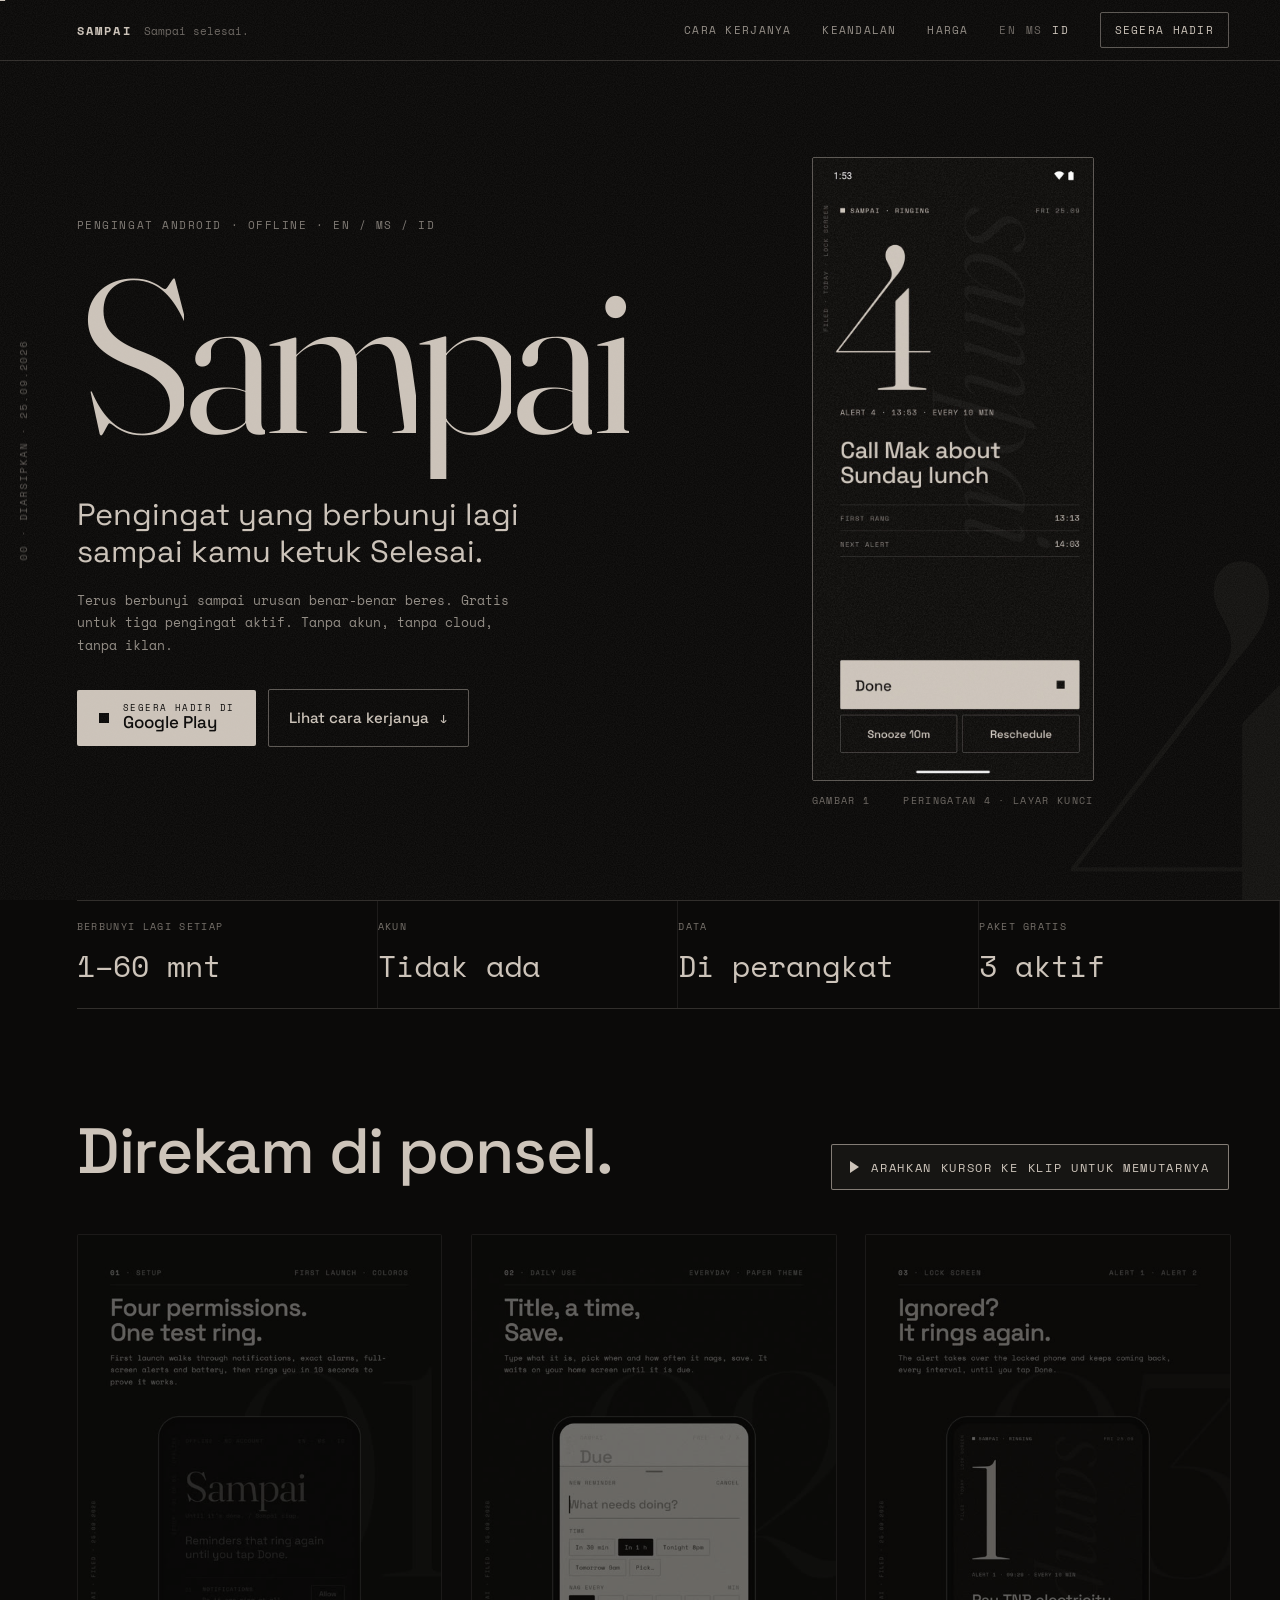
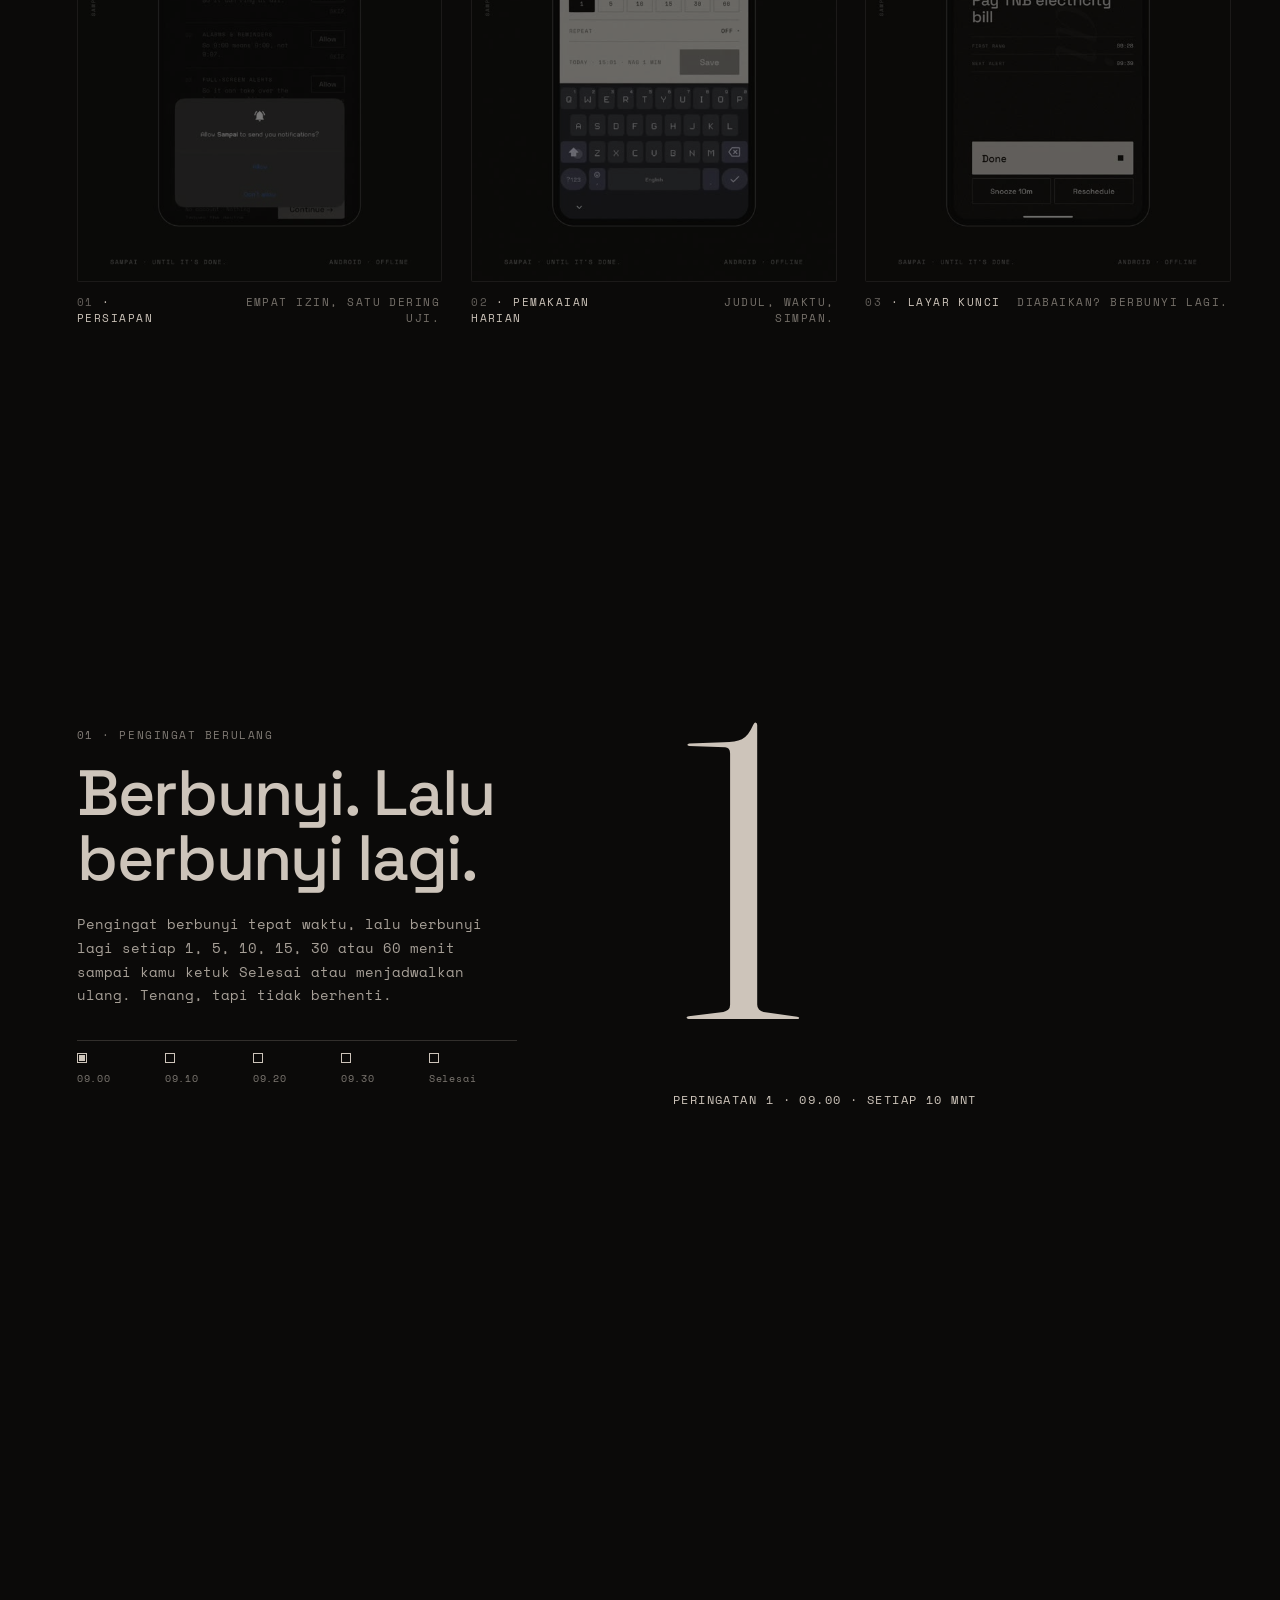
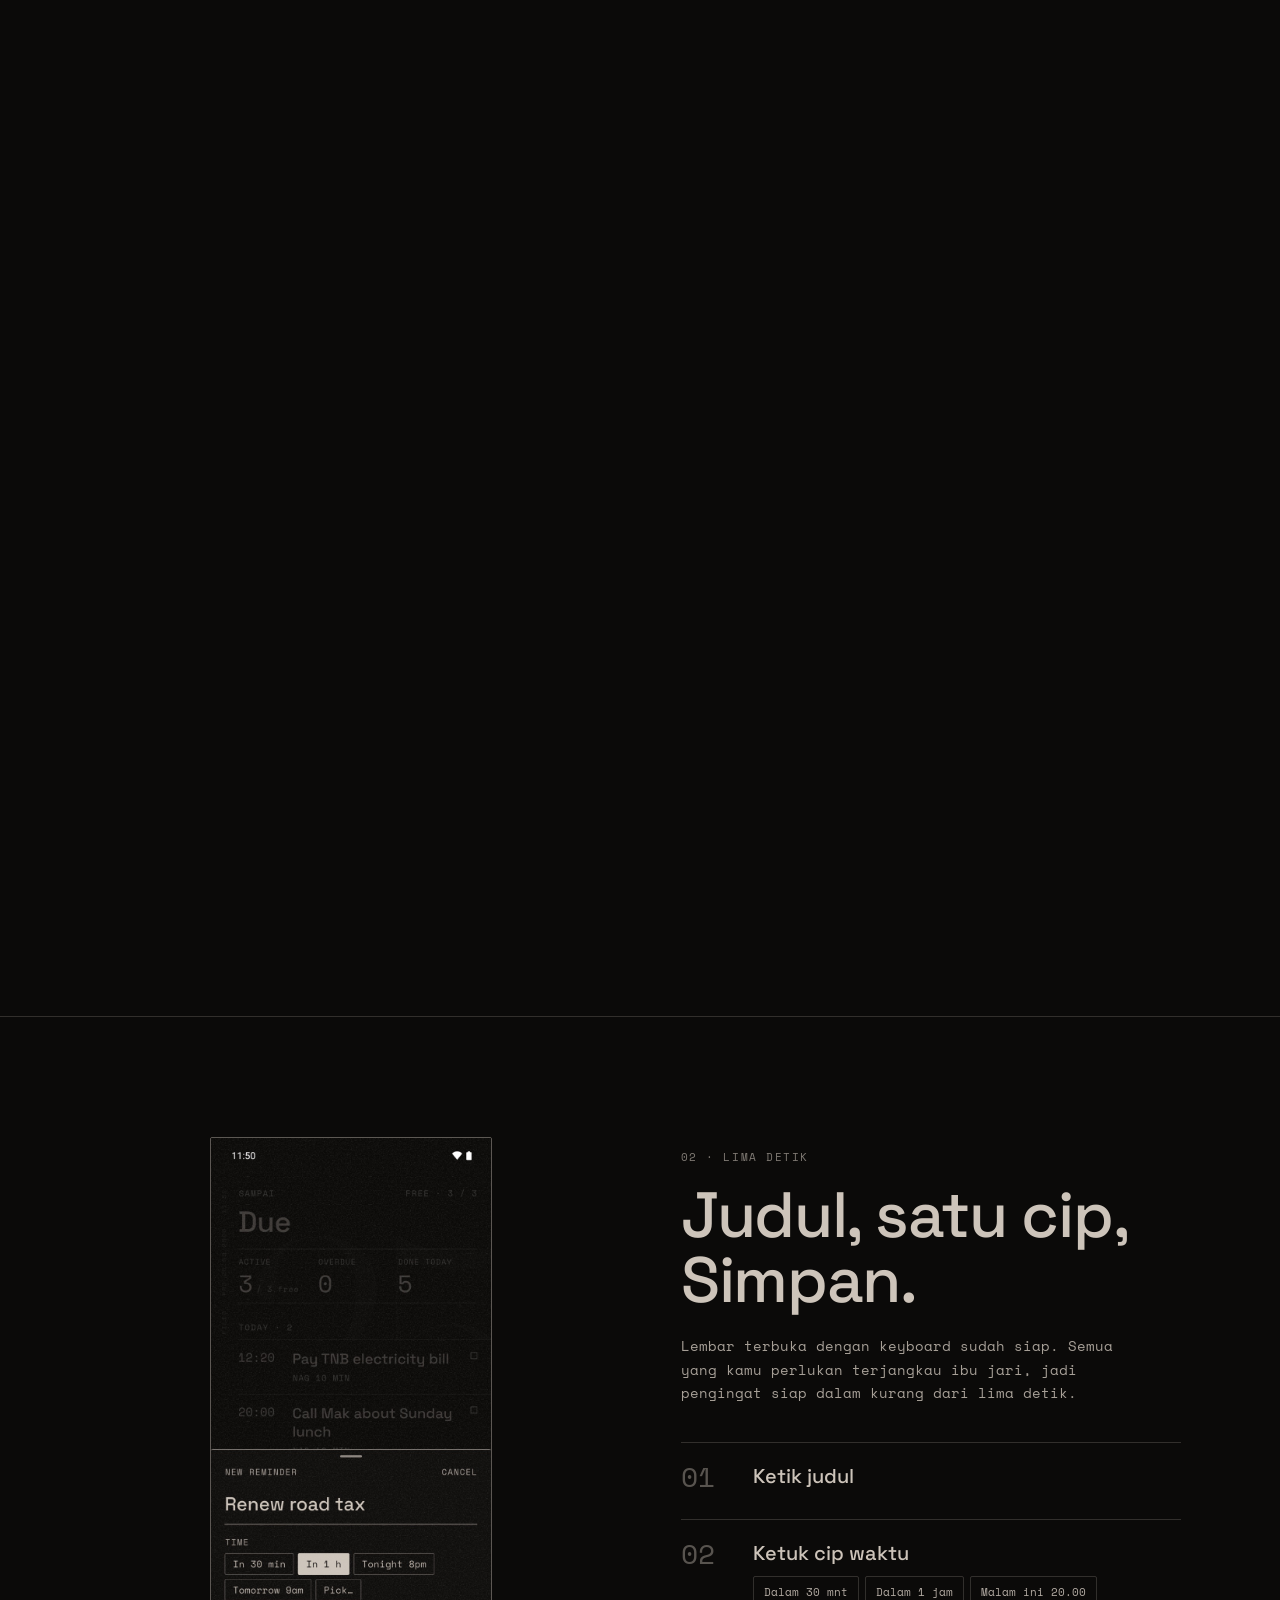
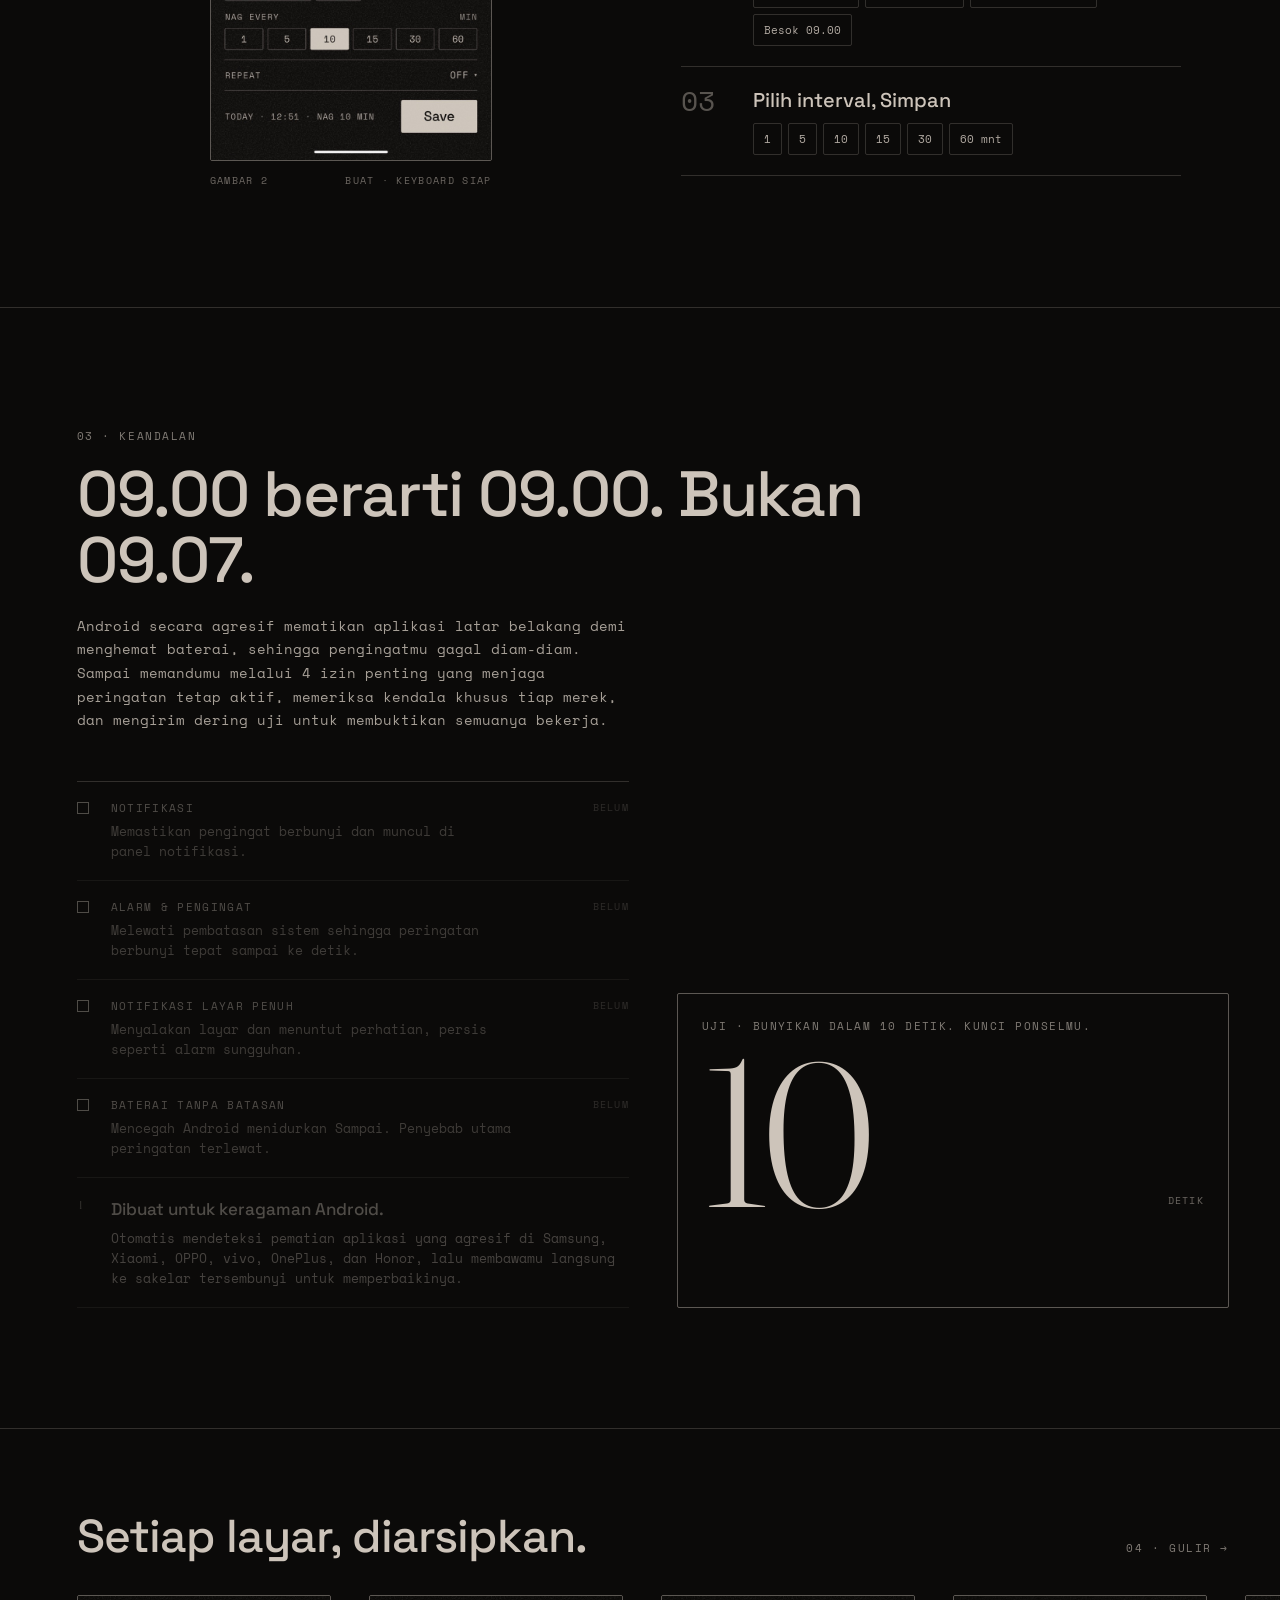
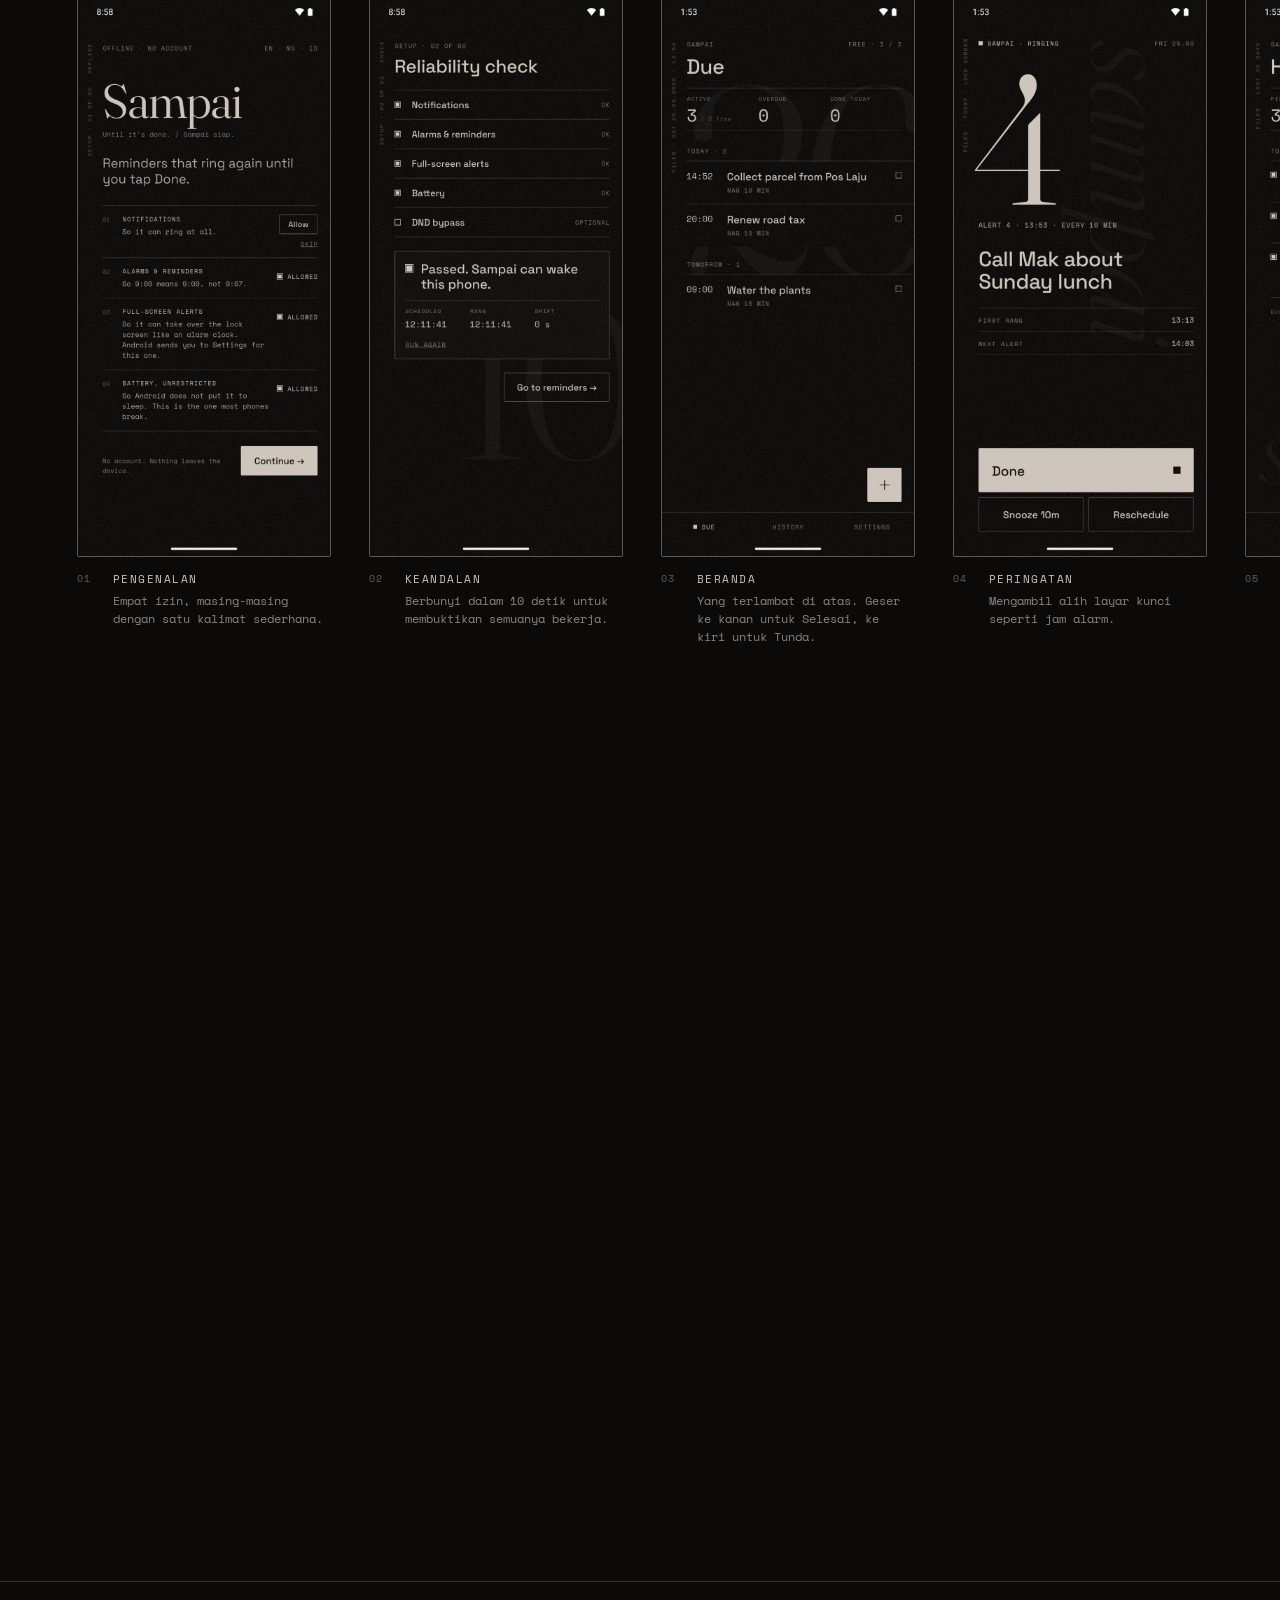
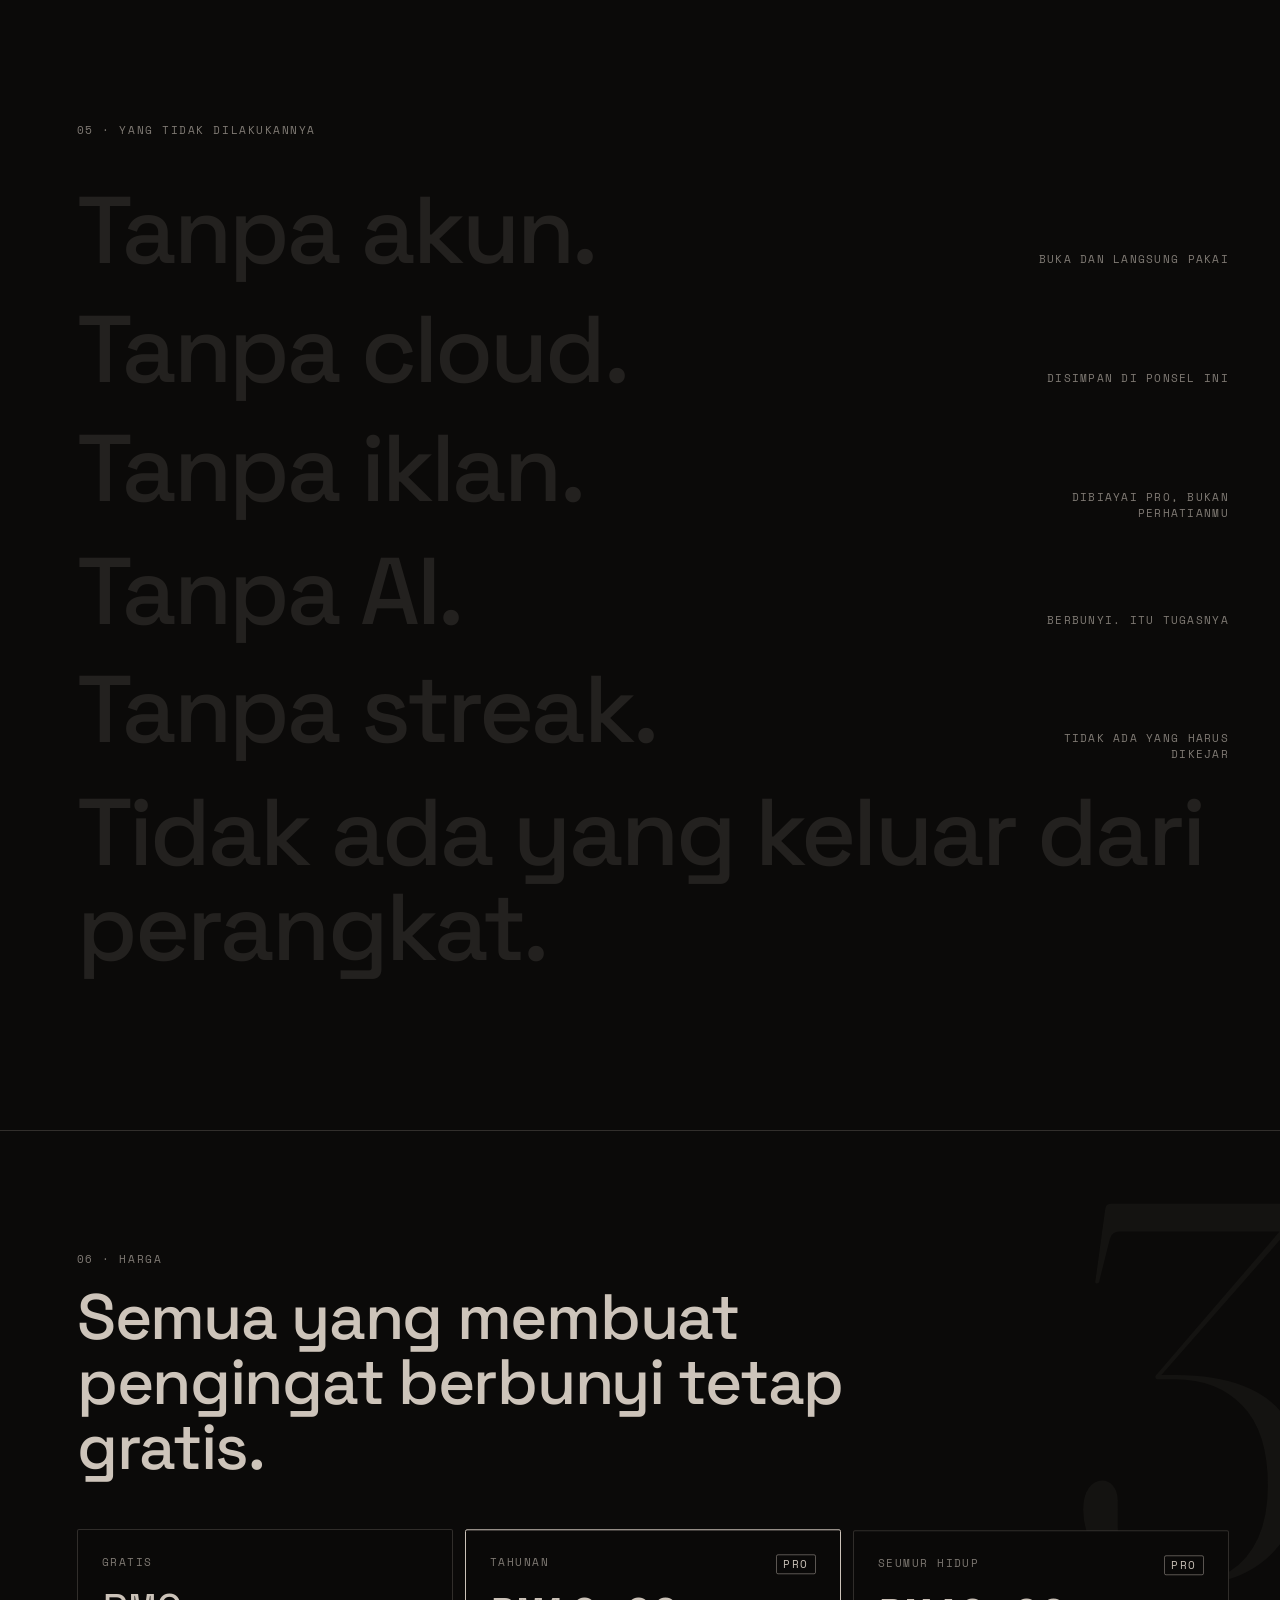
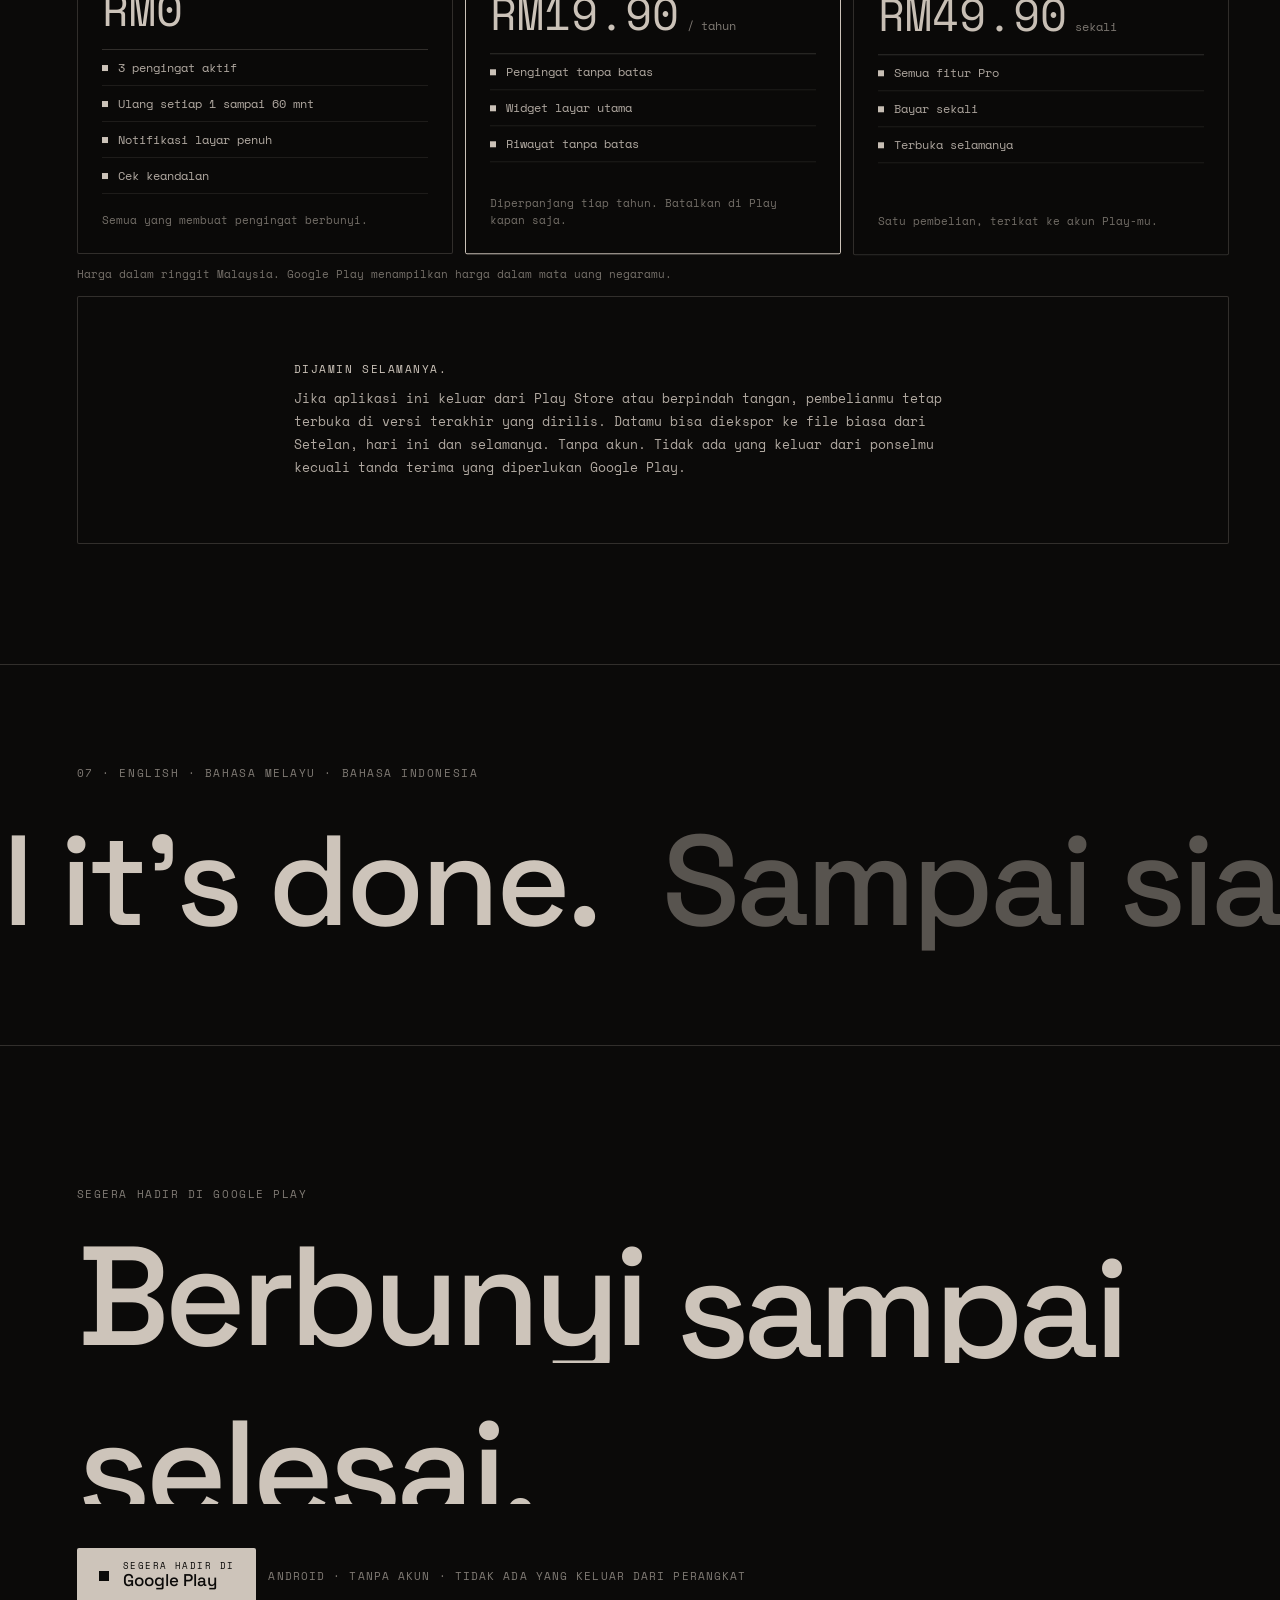
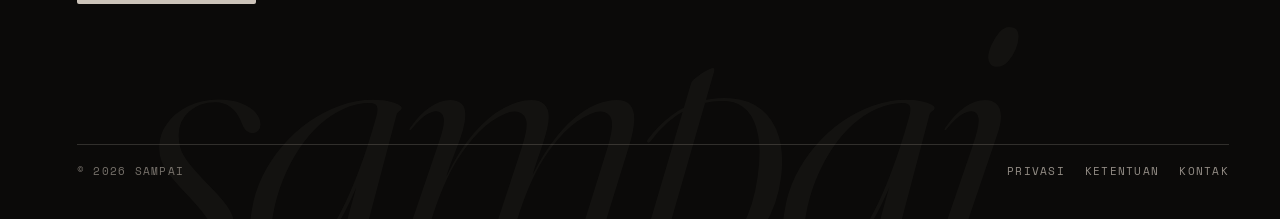
<file: id/index.html>
<!doctype html>
<html lang="id">
<head>
<meta charset="utf-8">
<meta name="viewport" content="width=device-width, initial-scale=1">
<title>Sampai: pengingat yang berbunyi sampai selesai</title>
<meta name="description" content="Sampai adalah aplikasi pengingat Android yang berbunyi lagi setiap 1, 5, 10, 15, 30 atau 60 menit sampai kamu ketuk Selesai. Offline, tanpa akun, tanpa iklan.">
<meta property="og:title" content="Sampai: pengingat yang berbunyi sampai selesai">
<meta property="og:description" content="Sampai adalah aplikasi pengingat Android yang berbunyi lagi setiap 1, 5, 10, 15, 30 atau 60 menit sampai kamu ketuk Selesai. Offline, tanpa akun, tanpa iklan.">
<meta property="og:image" content="../assets/screens/03-alert-4.jpg">
<meta name="theme-color" content="#0b0a09">
<link rel="alternate" hreflang="en" href="https://haziqlucii.github.io/sampai-site/">
<link rel="alternate" hreflang="ms" href="https://haziqlucii.github.io/sampai-site/ms/">
<link rel="alternate" hreflang="id" href="https://haziqlucii.github.io/sampai-site/id/">
<link rel="icon" href="../assets/favicon.png">
<link rel="preconnect" href="https://fonts.googleapis.com">
<link rel="preconnect" href="https://fonts.gstatic.com" crossorigin>
<link rel="stylesheet" href="https://fonts.googleapis.com/css2?family=Fraunces:ital,opsz,wght@0,9..144,300..500;1,9..144,300..500&family=Space+Grotesk:wght@400;500;600&family=Space+Mono:ital,wght@0,400;0,700;1,400&display=swap"><style>:root{--p:11,10,9;--i:205,196,186}html,body{margin:0;background:rgb(var(--p));color:rgb(var(--i));-webkit-font-smoothing:antialiased;overflow-x:hidden}html.lenis,html.lenis body{height:auto}.lenis.lenis-smooth{scroll-behavior:auto!important}body::before{content:"";position:fixed;inset:0;pointer-events:none;z-index:90;opacity:.07;background-image:url("data:image/svg+xml,%3Csvg xmlns='http://www.w3.org/2000/svg' width='160' height='160'%3E%3Cfilter id='n'%3E%3CfeTurbulence type='fractalNoise' baseFrequency='.9' numOctaves='3' stitchTiles='stitch'/%3E%3CfeColorMatrix values='0 0 0 0 .5 0 0 0 0 .5 0 0 0 0 .5 0 0 0 1.4 -.3'/%3E%3C/filter%3E%3Crect width='100%25' height='100%25' filter='url(%23n)'/%3E%3C/svg%3E")}a{color:rgb(var(--i))}a:hover{color:rgba(var(--i),.7)}::selection{background:rgb(var(--i));color:rgb(var(--p))}</style>
<style>
/* Phone layout: the design is drawn for desktop, so these override its inline spacing. */
@media (max-width: 720px) {
  [data-label] { display: none !important; }
  [data-nav] > div { padding: 0 20px !important; height: 56px !important; }
  [data-nav] a[href="#top"] > span + span { display: none; }
  [data-nav] a[href="#nag"], [data-nav] a[href="#reliable"], [data-nav] a[href="#pricing"] { display: none; }
  #top, section, footer { padding-left: 20px !important; padding-right: 20px !important; }
  #top { padding-top: 96px !important; min-height: auto !important; gap: 40px !important; }
  #top + div { margin-left: 20px !important; }
  [data-nag] { height: auto !important; min-height: 100vh; padding-top: 72px !important; padding-bottom: 40px !important; gap: 20px !important; align-content: center; }
  [data-nag] h2 { font-size: 34px !important; }
  [data-nag] > div:last-child { min-height: 0 !important; }
  [data-nag] [data-nn] { font-size: 150px !important; }
  [data-nag] > div:last-child > div:first-child { height: 130px !important; }
  [data-nag] > div:last-child > div:last-child { margin-top: 24px !important; }
  [data-ndone] > span:first-child { width: 64px !important; height: 64px !important; }
  [data-ndone] > span:last-child { font-size: 22px !important; }
  section, footer { padding-top: 88px !important; padding-bottom: 88px !important; }
  [data-gal] { padding: 88px 0 !important; height: auto !important; display: block !important; }
  [data-gal] > div:first-child { padding-left: 20px !important; padding-right: 20px !important; }
  [data-gal] > div:first-child > span { display: none; }
  /* Phones get a native sideways swipe that snaps to each screen, not a pinned scroll. */
  [data-track] { width: auto !important; overflow-x: auto; scroll-snap-type: x mandatory; -webkit-overflow-scrolling: touch; scrollbar-width: none; gap: 16px !important; padding: 28px 20px 4px !important; }
  [data-track]::-webkit-scrollbar { display: none; }
  [data-track] > div { scroll-snap-align: start; scroll-margin-left: 20px; }
  [data-gal] > div:first-child::after { content: "Geser \2192"; display: block; margin-top: 12px; font-size: 11px; letter-spacing: .14em; text-transform: uppercase; color: rgba(var(--i), .6); }
  [data-clips] { display: flex !important; overflow-x: auto; scroll-snap-type: x mandatory; scrollbar-width: none; margin-left: -20px !important; margin-right: -20px !important; padding: 0 20px; gap: 16px !important; }
  [data-clips]::-webkit-scrollbar { display: none; }
  [data-clips] > figure { width: 72vw; scroll-snap-align: start; scroll-margin-left: 20px; }
  [data-clips] figcaption { flex-direction: column; gap: 4px !important; }
  [data-clips] figcaption > span:last-child { text-align: left !important; }
  [data-no] { flex-direction: column; align-items: flex-start !important; gap: 6px !important; }
  [data-no] > span:nth-child(2) { text-align: left !important; }
  [data-bell] { width: 90px !important; }
  section[data-sec^="07"] { padding-left: 0 !important; padding-right: 0 !important; }
  section[data-sec^="07"] > div:first-child { padding-left: 20px !important; padding-right: 20px !important; }
  footer > div[style*="margin-top:140px"] { margin-top: 80px !important; }
}
</style>
<style>[data-hint-tap] { display: none; } [data-clip] video { transition: opacity .35s ease, filter .35s ease; } [data-clips][data-dim] [data-clip] video:not([data-on]) { opacity: .45; filter: grayscale(.4); } @keyframes hintpulse { 0%,100% { opacity: 1; transform: translateX(0); } 50% { opacity: .35; transform: translateX(3px); } } [data-pulse] { animation: hintpulse 1.6s ease-in-out infinite; } @media (prefers-reduced-motion: reduce) { [data-pulse] { animation: none; } } @media (hover: none), (pointer: coarse) { [data-hint-hover] { display: none; } [data-hint-tap] { display: inline; } } @media (max-width: 720px) { [data-hint] { display: none !important; } } @media (max-width: 1100px) { [data-clip] figcaption { flex-direction: column; gap: 4px !important; } [data-clip] figcaption > span:last-child { text-align: left !important; } } [data-vwrap] video:focus-visible { outline: 1px solid rgb(var(--i)); outline-offset: 3px; }</style>
</head>
<body>
<div data-root="" style="position:relative;font-family:'Space Mono',monospace;color:rgb(var(--i));background:rgb(var(--p))">

<div data-prog="" style="position:fixed;top:0;left:0;right:0;height:1px;background:rgb(var(--i));transform:scaleX(0);transform-origin:0 50%;z-index:80"></div>
<div data-label="" style="position:fixed;left:16px;top:50%;transform:translateY(-50%) rotate(180deg);writing-mode:vertical-rl;font-size:9.5px;letter-spacing:.2em;text-transform:uppercase;color:rgba(var(--i),.45);z-index:70;white-space:nowrap;pointer-events:none">00 · Diarsipkan · 25.09.2026</div>

<nav data-nav="" style="position:fixed;top:0;left:0;right:0;z-index:75;background:rgb(var(--p));border-bottom:1px solid rgba(var(--i),.2)">
<div style="display:flex;align-items:center;justify-content:space-between;gap:20px;height:60px;padding:0 clamp(20px,4vw,56px) 0 clamp(48px,6vw,96px)">
<a href="#top" style="display:flex;align-items:baseline;gap:12px;text-decoration:none"><span style="font-size:12px;letter-spacing:.18em;font-weight:700">SAMPAI</span><span style="font-size:10.5px;color:rgba(var(--i),.5)">Sampai selesai.</span></a>
<div style="display:flex;align-items:center;gap:clamp(14px,2.4vw,32px);font-size:10.5px;letter-spacing:.12em;text-transform:uppercase">
<a href="#nag" style="text-decoration:none;color:rgba(var(--i),.7)">Cara kerjanya</a>
<a href="#reliable" style="text-decoration:none;color:rgba(var(--i),.7)">Keandalan</a>
<a href="#pricing" style="text-decoration:none;color:rgba(var(--i),.7)">Harga</a>
<span data-langs="" style="display:flex;gap:10px"><a href="../" hreflang="en" style="text-decoration:none;color:rgba(var(--i),.5)">EN</a><a href="../ms/" hreflang="ms" style="text-decoration:none;color:rgba(var(--i),.5)">MS</a><a href="../id/" hreflang="id" aria-current="page" style="text-decoration:none;color:rgb(var(--i))">ID</a></span><a href="#get" style="height:34px;padding:0 14px;display:flex;align-items:center;border:1px solid rgba(var(--i),.42);border-radius:2px;text-decoration:none">Segera hadir</a>
</div>
</div>
</nav>

<header id="top" data-hero="" data-sec="00 · Diarsipkan · 25.09.2026" style="position:relative;min-height:100vh;padding:120px clamp(20px,4vw,56px) 56px clamp(48px,6vw,96px);box-sizing:border-box;display:grid;grid-template-columns:repeat(auto-fit,minmax(min(100%,440px),1fr));gap:48px;align-items:center;overflow:hidden">
<div style="position:relative;z-index:2">
<div data-hf="" style="font-size:11px;letter-spacing:.14em;text-transform:uppercase;color:rgba(var(--i),.6)">Pengingat Android · Offline · EN / MS / ID</div>
<h1 data-hword="" aria-label="Sampai" style="margin:28px 0 0;font-family:'Fraunces',serif;font-weight:350;font-size:clamp(96px,17vw,264px);line-height:.86;letter-spacing:-.035em;display:flex">
<span style="display:inline-block;overflow:hidden;padding-bottom:.14em"><span data-hl="" style="display:inline-block">S</span></span><span style="display:inline-block;overflow:hidden;padding-bottom:.14em"><span data-hl="" style="display:inline-block">a</span></span><span style="display:inline-block;overflow:hidden;padding-bottom:.14em"><span data-hl="" style="display:inline-block">m</span></span><span style="display:inline-block;overflow:hidden;padding-bottom:.14em"><span data-hl="" style="display:inline-block">p</span></span><span style="display:inline-block;overflow:hidden;padding-bottom:.14em"><span data-hl="" style="display:inline-block">a</span></span><span style="display:inline-block;overflow:hidden;padding-bottom:.14em"><span data-hl="" style="display:inline-block">i</span></span>
</h1>
<p data-hf="" style="margin:18px 0 0;font-family:'Space Grotesk',sans-serif;font-size:clamp(22px,2.4vw,32px);line-height:1.2;font-weight:400;max-width:520px;text-wrap:pretty">Pengingat yang berbunyi lagi sampai kamu ketuk Selesai.</p>
<p data-hf="" style="margin:18px 0 0;font-size:13px;line-height:1.75;color:rgba(var(--i),.7);max-width:460px;text-wrap:pretty">Terus berbunyi sampai urusan benar-benar beres. Gratis untuk tiga pengingat aktif. Tanpa akun, tanpa cloud, tanpa iklan.</p>
<div data-hf="" style="display:flex;flex-wrap:wrap;gap:12px;margin-top:32px;align-items:center">
<a href="#get" style="display:inline-flex;align-items:center;gap:14px;height:56px;padding:0 22px;background:rgb(var(--i));color:rgb(var(--p));border-radius:2px;text-decoration:none"><span style="width:10px;height:10px;background:currentColor"></span><span style="display:flex;flex-direction:column;line-height:1.15"><span style="font-size:9px;letter-spacing:.16em">SEGERA HADIR DI</span><span style="font-family:'Space Grotesk',sans-serif;font-size:17px;font-weight:500">Google Play</span></span></a>
<a href="#nag" style="height:56px;padding:0 20px;display:inline-flex;align-items:center;gap:10px;border:1px solid rgba(var(--i),.42);border-radius:2px;text-decoration:none;font-family:'Space Grotesk',sans-serif;font-size:15px;font-weight:500">Lihat cara kerjanya <span style="font-family:'Space Mono',monospace">↓</span></a>
</div>
</div>
<div data-hpar="" style="position:relative;z-index:1;justify-self:center"><div data-hphone="" style="display:flex;flex-direction:column;gap:12px">
<div style="width:280px;height:622px;overflow:hidden;border:1px solid rgba(var(--i),.42);border-radius:2px;position:relative"><img src="../assets/screens/03-alert-4.jpg" width="280" height="622" alt="Peringatan Sampai di layar kunci: angka 4 besar, pengingat Call Mak about Sunday lunch, dan tombol Selesai, Tunda, dan Jadwalkan ulang." style="display:block;width:100%;height:100%;object-fit:cover"></div>
<div style="display:flex;justify-content:space-between;font-size:9.5px;letter-spacing:.14em;text-transform:uppercase;color:rgba(var(--i),.5)"><span>Gambar 1</span><span>Peringatan 4 · Layar kunci</span></div>
</div></div>
<div data-hwm="" style="position:absolute;right:-4vw;bottom:-8vw;font-family:'Fraunces',serif;font-weight:300;font-size:46vw;line-height:.8;letter-spacing:-.06em;color:rgba(var(--i),.045);pointer-events:none;user-select:none;z-index:0">4</div>
</header>

<div style="border-top:1px solid rgba(var(--i),.2);border-bottom:1px solid rgba(var(--i),.2);margin-left:clamp(48px,6vw,96px);display:grid;grid-template-columns:repeat(auto-fit,minmax(180px,1fr))">
<div data-fact="" style="padding:18px 20px 20px 0;border-right:1px solid rgba(var(--i),.1)"><div style="font-size:9.5px;letter-spacing:.14em;text-transform:uppercase;color:rgba(var(--i),.55)">Berbunyi lagi setiap</div><div style="font-size:clamp(22px,2.4vw,30px);margin-top:10px;font-variant-numeric:tabular-nums">1–60 mnt</div></div><div data-fact="" style="padding:18px 20px 20px 0;border-right:1px solid rgba(var(--i),.1)"><div style="font-size:9.5px;letter-spacing:.14em;text-transform:uppercase;color:rgba(var(--i),.55)">Akun</div><div style="font-size:clamp(22px,2.4vw,30px);margin-top:10px;font-variant-numeric:tabular-nums">Tidak ada</div></div><div data-fact="" style="padding:18px 20px 20px 0;border-right:1px solid rgba(var(--i),.1)"><div style="font-size:9.5px;letter-spacing:.14em;text-transform:uppercase;color:rgba(var(--i),.55)">Data</div><div style="font-size:clamp(22px,2.4vw,30px);margin-top:10px;font-variant-numeric:tabular-nums">Di perangkat</div></div><div data-fact="" style="padding:18px 20px 20px 0;border-right:1px solid rgba(var(--i),.1)"><div style="font-size:9.5px;letter-spacing:.14em;text-transform:uppercase;color:rgba(var(--i),.55)">Paket gratis</div><div style="font-size:clamp(22px,2.4vw,30px);margin-top:10px;font-variant-numeric:tabular-nums">3 aktif</div></div>
</div>

<section id="film" data-sec="Dalam aksi" style="position:relative;padding:110px clamp(20px,4vw,56px) 110px clamp(48px,6vw,96px)">
<div style="display:flex;justify-content:space-between;align-items:baseline;gap:20px;flex-wrap:wrap">
<h2 data-r="" style="margin:0;font-family:'Space Grotesk',sans-serif;font-weight:500;font-size:clamp(36px,5vw,72px);line-height:1.02;letter-spacing:-.02em">Direkam di ponsel.</h2>
<span data-hint="" data-r="" style="display:inline-flex;align-items:center;gap:12px;height:44px;padding:0 18px;border:1px solid rgba(var(--i),.6);border-radius:2px;font-size:12px;letter-spacing:.14em;text-transform:uppercase;color:rgb(var(--i));background:rgba(var(--i),.06)"><span data-pulse="" style="width:0;height:0;border-left:9px solid rgb(var(--i));border-top:6px solid transparent;border-bottom:6px solid transparent"></span><span data-hint-hover="">Arahkan kursor ke klip untuk memutarnya</span><span data-hint-tap="">Ketuk klip untuk memutarnya</span></span>
</div>
<div data-clips="" style="display:grid;grid-template-columns:repeat(3,minmax(0,1fr));gap:clamp(16px,2.4vw,36px);margin-top:44px">
<figure data-clip="" style="margin:0;flex:none;display:flex;flex-direction:column;gap:12px">
<div data-vwrap="" style="position:relative"><video tabindex="0" src="../assets/video/01-setup.mp4" poster="../assets/video/01-setup.jpg" muted loop playsinline preload="none" aria-label="Persiapan: Empat izin, satu dering uji." style="display:block;width:100%;aspect-ratio:9/16;height:auto;border:1px solid rgba(var(--i),.2);border-radius:2px;background:rgb(var(--p))"></video></div>
<figcaption style="display:flex;justify-content:space-between;gap:12px;font-size:10.5px;letter-spacing:.14em;text-transform:uppercase"><span><span style="color:rgba(var(--i),.45)">01</span> · Persiapan</span><span style="color:rgba(var(--i),.55);text-align:right">Empat izin, satu dering uji.</span></figcaption>
</figure><figure data-clip="" style="margin:0;flex:none;display:flex;flex-direction:column;gap:12px">
<div data-vwrap="" style="position:relative"><video tabindex="0" src="../assets/video/02-daily.mp4" poster="../assets/video/02-daily.jpg" muted loop playsinline preload="none" aria-label="Pemakaian harian: Judul, waktu, Simpan." style="display:block;width:100%;aspect-ratio:9/16;height:auto;border:1px solid rgba(var(--i),.2);border-radius:2px;background:rgb(var(--p))"></video></div>
<figcaption style="display:flex;justify-content:space-between;gap:12px;font-size:10.5px;letter-spacing:.14em;text-transform:uppercase"><span><span style="color:rgba(var(--i),.45)">02</span> · Pemakaian harian</span><span style="color:rgba(var(--i),.55);text-align:right">Judul, waktu, Simpan.</span></figcaption>
</figure><figure data-clip="" style="margin:0;flex:none;display:flex;flex-direction:column;gap:12px">
<div data-vwrap="" style="position:relative"><video tabindex="0" src="../assets/video/03-lockscreen.mp4" poster="../assets/video/03-lockscreen.jpg" muted loop playsinline preload="none" aria-label="Layar kunci: Diabaikan? Berbunyi lagi." style="display:block;width:100%;aspect-ratio:9/16;height:auto;border:1px solid rgba(var(--i),.2);border-radius:2px;background:rgb(var(--p))"></video></div>
<figcaption style="display:flex;justify-content:space-between;gap:12px;font-size:10.5px;letter-spacing:.14em;text-transform:uppercase"><span><span style="color:rgba(var(--i),.45)">03</span> · Layar kunci</span><span style="color:rgba(var(--i),.55);text-align:right">Diabaikan? Berbunyi lagi.</span></figcaption>
</figure>
</div>
</section>

<section id="nag" data-nag="" data-sec="01 · Pengingat berulang" style="position:relative;height:100vh;padding:80px clamp(20px,4vw,56px) 40px clamp(48px,6vw,96px);box-sizing:border-box;display:grid;grid-template-columns:repeat(auto-fit,minmax(min(100%,380px),1fr));gap:40px;align-items:center;overflow:hidden">
<div>
<div style="font-size:11px;letter-spacing:.14em;text-transform:uppercase;color:rgba(var(--i),.6)">01 · Pengingat berulang</div>
<h2 style="margin:18px 0 0;font-family:'Space Grotesk',sans-serif;font-weight:500;font-size:clamp(36px,5vw,72px);line-height:1.02;letter-spacing:-.02em;max-width:560px">Berbunyi. Lalu berbunyi lagi.</h2>
<p style="margin:22px 0 0;font-size:13.5px;line-height:1.75;color:rgba(var(--i),.8);max-width:440px;text-wrap:pretty">Pengingat berbunyi tepat waktu, lalu berbunyi lagi setiap 1, 5, 10, 15, 30 atau 60 menit sampai kamu ketuk Selesai atau menjadwalkan ulang. Tenang, tapi tidak berhenti.</p>
<div style="margin-top:32px;max-width:440px">
<div style="position:relative;height:1px;background:rgba(var(--i),.2)"><div data-nline="" style="position:absolute;inset:0;background:rgb(var(--i));transform:scaleX(0);transform-origin:0 50%"></div></div>
<div style="display:grid;grid-template-columns:repeat(5,minmax(0,1fr));margin-top:12px">
<div style="display:flex;flex-direction:column;gap:8px"><span style="position:relative;width:10px;height:10px;border:1px solid rgb(var(--i));box-sizing:border-box"><span data-nt="" style="position:absolute;inset:1px;background:rgb(var(--i));opacity:1"></span></span><span style="font-size:10px;letter-spacing:.08em;color:rgba(var(--i),.6);font-variant-numeric:tabular-nums">09.00</span></div><div style="display:flex;flex-direction:column;gap:8px"><span style="position:relative;width:10px;height:10px;border:1px solid rgb(var(--i));box-sizing:border-box"><span data-nt="" style="position:absolute;inset:1px;background:rgb(var(--i));opacity:0"></span></span><span style="font-size:10px;letter-spacing:.08em;color:rgba(var(--i),.6);font-variant-numeric:tabular-nums">09.10</span></div><div style="display:flex;flex-direction:column;gap:8px"><span style="position:relative;width:10px;height:10px;border:1px solid rgb(var(--i));box-sizing:border-box"><span data-nt="" style="position:absolute;inset:1px;background:rgb(var(--i));opacity:0"></span></span><span style="font-size:10px;letter-spacing:.08em;color:rgba(var(--i),.6);font-variant-numeric:tabular-nums">09.20</span></div><div style="display:flex;flex-direction:column;gap:8px"><span style="position:relative;width:10px;height:10px;border:1px solid rgb(var(--i));box-sizing:border-box"><span data-nt="" style="position:absolute;inset:1px;background:rgb(var(--i));opacity:0"></span></span><span style="font-size:10px;letter-spacing:.08em;color:rgba(var(--i),.6);font-variant-numeric:tabular-nums">09.30</span></div><div style="display:flex;flex-direction:column;gap:8px"><span style="position:relative;width:10px;height:10px;border:1px solid rgb(var(--i));box-sizing:border-box"><span data-nt="" style="position:absolute;inset:1px;background:rgb(var(--i));opacity:0"></span></span><span style="font-size:10px;letter-spacing:.08em;color:rgba(var(--i),.6);font-variant-numeric:tabular-nums">Selesai</span></div>
</div>
</div>
</div>
<div style="position:relative;min-height:min(62vh,520px);display:flex;flex-direction:column;justify-content:center">
<div style="position:relative;height:clamp(170px,26vw,380px)">
<div data-nn="" style="position:absolute;left:0;bottom:0;font-family:'Fraunces',serif;font-weight:300;font-size:clamp(210px,32vw,470px);line-height:.8;letter-spacing:-.05em;font-variant-numeric:tabular-nums;opacity:1">1</div><div data-nn="" style="position:absolute;left:0;bottom:0;font-family:'Fraunces',serif;font-weight:300;font-size:clamp(210px,32vw,470px);line-height:.8;letter-spacing:-.05em;font-variant-numeric:tabular-nums;opacity:0">2</div><div data-nn="" style="position:absolute;left:0;bottom:0;font-family:'Fraunces',serif;font-weight:300;font-size:clamp(210px,32vw,470px);line-height:.8;letter-spacing:-.05em;font-variant-numeric:tabular-nums;opacity:0">3</div><div data-nn="" style="position:absolute;left:0;bottom:0;font-family:'Fraunces',serif;font-weight:300;font-size:clamp(210px,32vw,470px);line-height:.8;letter-spacing:-.05em;font-variant-numeric:tabular-nums;opacity:0">4</div>
<div data-ndone="" style="position:absolute;left:0;bottom:0;opacity:0;display:flex;flex-direction:column;gap:22px"><span style="width:clamp(90px,12vw,160px);height:clamp(90px,12vw,160px);background:rgb(var(--i))"></span><span style="font-family:'Space Grotesk',sans-serif;font-size:clamp(26px,3vw,40px);font-weight:500;line-height:1.1">Selesai setelah 4 peringatan.<br>Diarsipkan.</span></div>
</div>
<div style="position:relative;height:20px;margin-top:56px">
<div data-nc="" style="position:absolute;left:0;top:0;font-size:12px;letter-spacing:.12em;text-transform:uppercase;font-variant-numeric:tabular-nums;opacity:1">Peringatan 1 · 09.00 · Setiap 10 mnt</div><div data-nc="" style="position:absolute;left:0;top:0;font-size:12px;letter-spacing:.12em;text-transform:uppercase;font-variant-numeric:tabular-nums;opacity:0">Peringatan 2 · 09.10 · Setiap 10 mnt</div><div data-nc="" style="position:absolute;left:0;top:0;font-size:12px;letter-spacing:.12em;text-transform:uppercase;font-variant-numeric:tabular-nums;opacity:0">Peringatan 3 · 09.20 · Setiap 10 mnt</div><div data-nc="" style="position:absolute;left:0;top:0;font-size:12px;letter-spacing:.12em;text-transform:uppercase;font-variant-numeric:tabular-nums;opacity:0">Peringatan 4 · 09.30 · Setiap 10 mnt</div>
</div>
</div>
</section>

<section data-sec="02 · Lima detik" style="position:relative;padding:120px clamp(20px,4vw,56px) 120px clamp(48px,6vw,96px);display:grid;grid-template-columns:repeat(auto-fit,minmax(min(100%,400px),1fr));gap:56px;align-items:center;border-top:1px solid rgba(var(--i),.2)">
<div data-cphone="" style="justify-self:center;display:flex;flex-direction:column;gap:12px">
<div style="width:280px;height:622px;overflow:hidden;border:1px solid rgba(var(--i),.42);border-radius:2px;position:relative"><img src="../assets/screens/02-create.jpg" width="280" height="622" alt="Lembar pengingat baru dengan cip waktu, cip interval 1 sampai 60 menit, dan tombol Simpan." style="display:block;width:100%;height:100%;object-fit:cover"></div>
<div style="display:flex;justify-content:space-between;font-size:9.5px;letter-spacing:.14em;text-transform:uppercase;color:rgba(var(--i),.5)"><span>Gambar 2</span><span>Buat · keyboard siap</span></div>
</div>
<div>
<div data-r="" style="font-size:11px;letter-spacing:.14em;text-transform:uppercase;color:rgba(var(--i),.6)">02 · Lima detik</div>
<h2 data-r="" style="margin:18px 0 0;font-family:'Space Grotesk',sans-serif;font-weight:500;font-size:clamp(36px,5vw,72px);line-height:1.02;letter-spacing:-.02em">Judul, satu cip, Simpan.</h2>
<p data-r="" style="margin:22px 0 0;font-size:13.5px;line-height:1.75;color:rgba(var(--i),.8);max-width:460px;text-wrap:pretty">Lembar terbuka dengan keyboard sudah siap. Semua yang kamu perlukan terjangkau ibu jari, jadi pengingat siap dalam kurang dari lima detik.</p>
<div style="margin-top:36px;border-top:1px solid rgba(var(--i),.2);max-width:500px">
<div data-step="" style="display:grid;grid-template-columns:56px minmax(0,1fr);gap:16px;padding:20px 0;border-bottom:1px solid rgba(var(--i),.2)"><span style="font-size:28px;line-height:1;font-variant-numeric:tabular-nums;color:rgba(var(--i),.4)">01</span><div><div style="font-family:'Space Grotesk',sans-serif;font-size:20px;font-weight:500">Ketik judul</div><div style="display:flex;flex-wrap:wrap;gap:6px;margin-top:10px"></div></div></div><div data-step="" style="display:grid;grid-template-columns:56px minmax(0,1fr);gap:16px;padding:20px 0;border-bottom:1px solid rgba(var(--i),.2)"><span style="font-size:28px;line-height:1;font-variant-numeric:tabular-nums;color:rgba(var(--i),.4)">02</span><div><div style="font-family:'Space Grotesk',sans-serif;font-size:20px;font-weight:500">Ketuk cip waktu</div><div style="display:flex;flex-wrap:wrap;gap:6px;margin-top:10px"><span data-chip="" style="height:30px;padding:0 10px;display:flex;align-items:center;border:1px solid rgba(var(--i),.2);border-radius:2px;font-size:11px;color:rgba(var(--i),.86);white-space:nowrap">Dalam 30 mnt</span><span data-chip="" style="height:30px;padding:0 10px;display:flex;align-items:center;border:1px solid rgba(var(--i),.2);border-radius:2px;font-size:11px;color:rgba(var(--i),.86);white-space:nowrap">Dalam 1 jam</span><span data-chip="" style="height:30px;padding:0 10px;display:flex;align-items:center;border:1px solid rgba(var(--i),.2);border-radius:2px;font-size:11px;color:rgba(var(--i),.86);white-space:nowrap">Malam ini 20.00</span><span data-chip="" style="height:30px;padding:0 10px;display:flex;align-items:center;border:1px solid rgba(var(--i),.2);border-radius:2px;font-size:11px;color:rgba(var(--i),.86);white-space:nowrap">Besok 09.00</span></div></div></div><div data-step="" style="display:grid;grid-template-columns:56px minmax(0,1fr);gap:16px;padding:20px 0;border-bottom:1px solid rgba(var(--i),.2)"><span style="font-size:28px;line-height:1;font-variant-numeric:tabular-nums;color:rgba(var(--i),.4)">03</span><div><div style="font-family:'Space Grotesk',sans-serif;font-size:20px;font-weight:500">Pilih interval, Simpan</div><div style="display:flex;flex-wrap:wrap;gap:6px;margin-top:10px"><span data-chip="" style="height:30px;padding:0 10px;display:flex;align-items:center;border:1px solid rgba(var(--i),.2);border-radius:2px;font-size:11px;color:rgba(var(--i),.86);white-space:nowrap">1</span><span data-chip="" style="height:30px;padding:0 10px;display:flex;align-items:center;border:1px solid rgba(var(--i),.2);border-radius:2px;font-size:11px;color:rgba(var(--i),.86);white-space:nowrap">5</span><span data-chip="" style="height:30px;padding:0 10px;display:flex;align-items:center;border:1px solid rgba(var(--i),.2);border-radius:2px;font-size:11px;color:rgba(var(--i),.86);white-space:nowrap">10</span><span data-chip="" style="height:30px;padding:0 10px;display:flex;align-items:center;border:1px solid rgba(var(--i),.2);border-radius:2px;font-size:11px;color:rgba(var(--i),.86);white-space:nowrap">15</span><span data-chip="" style="height:30px;padding:0 10px;display:flex;align-items:center;border:1px solid rgba(var(--i),.2);border-radius:2px;font-size:11px;color:rgba(var(--i),.86);white-space:nowrap">30</span><span data-chip="" style="height:30px;padding:0 10px;display:flex;align-items:center;border:1px solid rgba(var(--i),.2);border-radius:2px;font-size:11px;color:rgba(var(--i),.86);white-space:nowrap">60 mnt</span></div></div></div>
</div>
</div>
</section>

<section id="reliable" data-rel="" data-sec="03 · Keandalan" style="position:relative;padding:120px clamp(20px,4vw,56px) 120px clamp(48px,6vw,96px);border-top:1px solid rgba(var(--i),.2);overflow:hidden">
<div data-r="" style="font-size:11px;letter-spacing:.14em;text-transform:uppercase;color:rgba(var(--i),.6)">03 · Keandalan</div>
<h2 data-r="" style="margin:18px 0 0;font-family:'Space Grotesk',sans-serif;font-weight:500;font-size:clamp(36px,5vw,72px);line-height:1.02;letter-spacing:-.02em;max-width:820px">09.00 berarti 09.00. Bukan 09.07.</h2>
<p data-r="" style="margin:22px 0 0;font-size:13.5px;line-height:1.75;color:rgba(var(--i),.8);max-width:560px;text-wrap:pretty">Android secara agresif mematikan aplikasi latar belakang demi menghemat baterai, sehingga pengingatmu gagal diam-diam. Sampai memandumu melalui 4 izin penting yang menjaga peringatan tetap aktif, memeriksa kendala khusus tiap merek, dan mengirim dering uji untuk membuktikan semuanya bekerja.</p>
<div style="display:grid;grid-template-columns:repeat(auto-fit,minmax(min(100%,380px),1fr));gap:48px;margin-top:48px;align-items:end">
<div style="border-top:1px solid rgba(var(--i),.2)">

<div data-perm="" style="display:grid;grid-template-columns:22px minmax(0,1fr) 76px;gap:12px;padding:18px 0;border-bottom:1px solid rgba(var(--i),.2);align-items:start">
<span style="position:relative;width:12px;height:12px;border:1px solid rgb(var(--i));box-sizing:border-box;margin-top:2px"><span data-pf="" style="position:absolute;inset:1px;background:rgb(var(--i));transform:scale(0)"></span></span>
<div><div style="font-size:11px;letter-spacing:.12em;text-transform:uppercase">Notifikasi</div><div style="font-size:12.5px;line-height:1.6;color:rgba(var(--i),.75);margin-top:6px;text-wrap:pretty">Memastikan pengingat berbunyi dan muncul di panel notifikasi.</div></div>
<span style="position:relative;height:16px;font-size:10px;letter-spacing:.12em;text-transform:uppercase;text-align:right"><span data-poff="" style="position:absolute;right:0;top:0;color:rgba(var(--i),.5);white-space:nowrap">Belum</span><span data-pon="" style="position:absolute;right:0;top:0;opacity:0">OK</span></span>
</div>

<div data-perm="" style="display:grid;grid-template-columns:22px minmax(0,1fr) 76px;gap:12px;padding:18px 0;border-bottom:1px solid rgba(var(--i),.2);align-items:start">
<span style="position:relative;width:12px;height:12px;border:1px solid rgb(var(--i));box-sizing:border-box;margin-top:2px"><span data-pf="" style="position:absolute;inset:1px;background:rgb(var(--i));transform:scale(0)"></span></span>
<div><div style="font-size:11px;letter-spacing:.12em;text-transform:uppercase">Alarm &amp; Pengingat</div><div style="font-size:12.5px;line-height:1.6;color:rgba(var(--i),.75);margin-top:6px;text-wrap:pretty">Melewati pembatasan sistem sehingga peringatan berbunyi tepat sampai ke detik.</div></div>
<span style="position:relative;height:16px;font-size:10px;letter-spacing:.12em;text-transform:uppercase;text-align:right"><span data-poff="" style="position:absolute;right:0;top:0;color:rgba(var(--i),.5);white-space:nowrap">Belum</span><span data-pon="" style="position:absolute;right:0;top:0;opacity:0">OK</span></span>
</div>

<div data-perm="" style="display:grid;grid-template-columns:22px minmax(0,1fr) 76px;gap:12px;padding:18px 0;border-bottom:1px solid rgba(var(--i),.2);align-items:start">
<span style="position:relative;width:12px;height:12px;border:1px solid rgb(var(--i));box-sizing:border-box;margin-top:2px"><span data-pf="" style="position:absolute;inset:1px;background:rgb(var(--i));transform:scale(0)"></span></span>
<div><div style="font-size:11px;letter-spacing:.12em;text-transform:uppercase">Notifikasi Layar Penuh</div><div style="font-size:12.5px;line-height:1.6;color:rgba(var(--i),.75);margin-top:6px;text-wrap:pretty">Menyalakan layar dan menuntut perhatian, persis seperti alarm sungguhan.</div></div>
<span style="position:relative;height:16px;font-size:10px;letter-spacing:.12em;text-transform:uppercase;text-align:right"><span data-poff="" style="position:absolute;right:0;top:0;color:rgba(var(--i),.5);white-space:nowrap">Belum</span><span data-pon="" style="position:absolute;right:0;top:0;opacity:0">OK</span></span>
</div>

<div data-perm="" style="display:grid;grid-template-columns:22px minmax(0,1fr) 76px;gap:12px;padding:18px 0;border-bottom:1px solid rgba(var(--i),.2);align-items:start">
<span style="position:relative;width:12px;height:12px;border:1px solid rgb(var(--i));box-sizing:border-box;margin-top:2px"><span data-pf="" style="position:absolute;inset:1px;background:rgb(var(--i));transform:scale(0)"></span></span>
<div><div style="font-size:11px;letter-spacing:.12em;text-transform:uppercase">Baterai Tanpa Batasan</div><div style="font-size:12.5px;line-height:1.6;color:rgba(var(--i),.75);margin-top:6px;text-wrap:pretty">Mencegah Android menidurkan Sampai. Penyebab utama peringatan terlewat.</div></div>
<span style="position:relative;height:16px;font-size:10px;letter-spacing:.12em;text-transform:uppercase;text-align:right"><span data-poff="" style="position:absolute;right:0;top:0;color:rgba(var(--i),.5);white-space:nowrap">Belum</span><span data-pon="" style="position:absolute;right:0;top:0;opacity:0">OK</span></span>
</div>

<div data-perm="" style="display:grid;grid-template-columns:22px minmax(0,1fr);gap:12px;padding:18px 0;border-bottom:1px solid rgba(var(--i),.2)"><span style="font-size:12px;color:rgba(var(--i),.6)">!</span><span style="font-size:12.5px;line-height:1.6;color:rgba(var(--i),.86)"><span style="display:block;font-family:'Space Grotesk',sans-serif;font-size:17px;font-weight:500;color:rgb(var(--i));margin-bottom:6px">Dibuat untuk keragaman Android.</span>Otomatis mendeteksi pematian aplikasi yang agresif di Samsung, Xiaomi, OPPO, vivo, OnePlus, dan Honor, lalu membawamu langsung ke sakelar tersembunyi untuk memperbaikinya.</span></div>
</div>
<div style="border:1px solid rgba(var(--i),.42);border-radius:2px;padding:24px">
<div style="font-size:10.5px;letter-spacing:.14em;text-transform:uppercase;color:rgba(var(--i),.6)">Uji · Bunyikan dalam 10 detik. Kunci ponselmu.</div>
<div style="display:flex;align-items:flex-end;justify-content:space-between;gap:16px;margin-top:18px">
<span data-cd="" style="font-family:'Fraunces',serif;font-weight:300;font-size:clamp(140px,16vw,230px);line-height:.8;letter-spacing:-.05em;font-variant-numeric:tabular-nums">10</span>
<span style="font-size:10px;letter-spacing:.12em;text-transform:uppercase;color:rgba(var(--i),.5);padding-bottom:8px">Detik</span>
</div>
<div data-cdres="" style="display:flex;align-items:center;gap:12px;margin-top:22px;padding-top:18px;border-top:1px solid rgba(var(--i),.2);opacity:0"><span style="position:relative;width:14px;height:14px;border:1px solid rgb(var(--i));box-sizing:border-box;flex:none"><span style="position:absolute;inset:2px;background:rgb(var(--i))"></span></span><span style="font-family:'Space Grotesk',sans-serif;font-size:20px;font-weight:500">Lulus. Sampai bisa membangunkan ponsel ini.</span></div>
</div>
</div>
</section>

<section data-gal="" data-sec="04 · Setiap layar" style="position:relative;height:100vh;overflow:hidden;border-top:1px solid rgba(var(--i),.2);display:flex;flex-direction:column;justify-content:center">
<div style="display:flex;justify-content:space-between;align-items:baseline;gap:20px;padding:0 clamp(20px,4vw,56px) 0 clamp(48px,6vw,96px)">
<h2 style="margin:0;font-family:'Space Grotesk',sans-serif;font-weight:500;font-size:clamp(30px,3.6vw,52px);line-height:1;letter-spacing:-.02em">Setiap layar, diarsipkan.</h2>
<span style="font-size:11px;letter-spacing:.14em;text-transform:uppercase;color:rgba(var(--i),.6);white-space:nowrap">04 · Gulir →</span>
</div>
<div data-track="" data-lenis-prevent-touch="" style="display:flex;gap:40px;padding:36px clamp(20px,4vw,56px) 0 clamp(48px,6vw,96px);width:max-content">

<div style="flex:none;width:252px;display:flex;flex-direction:column;gap:14px">
<div style="width:252px;height:560px;overflow:hidden;border:1px solid rgba(var(--i),.42);border-radius:2px;position:relative"><img src="../assets/screens/07-onboarding.jpg" width="252" height="560" alt="Pengenalan: Empat izin, masing-masing dengan satu kalimat sederhana." style="display:block;width:100%;height:100%;object-fit:cover"></div>
<div style="display:grid;grid-template-columns:28px minmax(0,1fr);gap:8px"><span style="font-size:10px;letter-spacing:.1em;color:rgba(var(--i),.45)">01</span><div><div style="font-size:10.5px;letter-spacing:.14em;text-transform:uppercase">Pengenalan</div><div style="font-size:11.5px;line-height:1.55;color:rgba(var(--i),.65);margin-top:5px">Empat izin, masing-masing dengan satu kalimat sederhana.</div></div></div>
</div>

<div style="flex:none;width:252px;display:flex;flex-direction:column;gap:14px">
<div style="width:252px;height:560px;overflow:hidden;border:1px solid rgba(var(--i),.42);border-radius:2px;position:relative"><img src="../assets/screens/08-reliability-passed.jpg" width="252" height="560" alt="Keandalan: Berbunyi dalam 10 detik untuk membuktikan semuanya bekerja." style="display:block;width:100%;height:100%;object-fit:cover"></div>
<div style="display:grid;grid-template-columns:28px minmax(0,1fr);gap:8px"><span style="font-size:10px;letter-spacing:.1em;color:rgba(var(--i),.45)">02</span><div><div style="font-size:10.5px;letter-spacing:.14em;text-transform:uppercase">Keandalan</div><div style="font-size:11.5px;line-height:1.55;color:rgba(var(--i),.65);margin-top:5px">Berbunyi dalam 10 detik untuk membuktikan semuanya bekerja.</div></div></div>
</div>

<div style="flex:none;width:252px;display:flex;flex-direction:column;gap:14px">
<div style="width:252px;height:560px;overflow:hidden;border:1px solid rgba(var(--i),.42);border-radius:2px;position:relative"><img src="../assets/screens/01-home.jpg" width="252" height="560" alt="Beranda: Yang terlambat di atas. Geser ke kanan untuk Selesai, ke kiri untuk Tunda." style="display:block;width:100%;height:100%;object-fit:cover"></div>
<div style="display:grid;grid-template-columns:28px minmax(0,1fr);gap:8px"><span style="font-size:10px;letter-spacing:.1em;color:rgba(var(--i),.45)">03</span><div><div style="font-size:10.5px;letter-spacing:.14em;text-transform:uppercase">Beranda</div><div style="font-size:11.5px;line-height:1.55;color:rgba(var(--i),.65);margin-top:5px">Yang terlambat di atas. Geser ke kanan untuk Selesai, ke kiri untuk Tunda.</div></div></div>
</div>

<div style="flex:none;width:252px;display:flex;flex-direction:column;gap:14px">
<div style="width:252px;height:560px;overflow:hidden;border:1px solid rgba(var(--i),.42);border-radius:2px;position:relative"><img src="../assets/screens/03-alert-4.jpg" width="252" height="560" alt="Peringatan: Mengambil alih layar kunci seperti jam alarm." style="display:block;width:100%;height:100%;object-fit:cover"></div>
<div style="display:grid;grid-template-columns:28px minmax(0,1fr);gap:8px"><span style="font-size:10px;letter-spacing:.1em;color:rgba(var(--i),.45)">04</span><div><div style="font-size:10.5px;letter-spacing:.14em;text-transform:uppercase">Peringatan</div><div style="font-size:11.5px;line-height:1.55;color:rgba(var(--i),.65);margin-top:5px">Mengambil alih layar kunci seperti jam alarm.</div></div></div>
</div>

<div style="flex:none;width:252px;display:flex;flex-direction:column;gap:14px">
<div style="width:252px;height:560px;overflow:hidden;border:1px solid rgba(var(--i),.42);border-radius:2px;position:relative"><img src="../assets/screens/05-history.jpg" width="252" height="560" alt="Riwayat: Item selesai disimpan di sini selama 30 hari." style="display:block;width:100%;height:100%;object-fit:cover"></div>
<div style="display:grid;grid-template-columns:28px minmax(0,1fr);gap:8px"><span style="font-size:10px;letter-spacing:.1em;color:rgba(var(--i),.45)">05</span><div><div style="font-size:10.5px;letter-spacing:.14em;text-transform:uppercase">Riwayat</div><div style="font-size:11.5px;line-height:1.55;color:rgba(var(--i),.65);margin-top:5px">Item selesai disimpan di sini selama 30 hari.</div></div></div>
</div>

<div style="flex:none;width:252px;display:flex;flex-direction:column;gap:14px">
<div style="width:252px;height:560px;overflow:hidden;border:1px solid rgba(var(--i),.42);border-radius:2px;position:relative"><img src="../assets/screens/04-widgets.jpg" width="252" height="560" alt="Widget: Berikutnya dan Akan datang di layar utama. Pro." style="display:block;width:100%;height:100%;object-fit:cover"></div>
<div style="display:grid;grid-template-columns:28px minmax(0,1fr);gap:8px"><span style="font-size:10px;letter-spacing:.1em;color:rgba(var(--i),.45)">06</span><div><div style="font-size:10.5px;letter-spacing:.14em;text-transform:uppercase">Widget</div><div style="font-size:11.5px;line-height:1.55;color:rgba(var(--i),.65);margin-top:5px">Berikutnya dan Akan datang di layar utama. Pro.</div></div></div>
</div>

<div style="flex:none;width:252px;display:flex;flex-direction:column;gap:14px">
<div style="width:252px;height:560px;overflow:hidden;border:1px solid rgba(var(--i),.42);border-radius:2px;position:relative"><img src="../assets/screens/06-settings.jpg" width="252" height="560" alt="Setelan: Ekspor ke file biasa. Impor kembali." style="display:block;width:100%;height:100%;object-fit:cover"></div>
<div style="display:grid;grid-template-columns:28px minmax(0,1fr);gap:8px"><span style="font-size:10px;letter-spacing:.1em;color:rgba(var(--i),.45)">07</span><div><div style="font-size:10.5px;letter-spacing:.14em;text-transform:uppercase">Setelan</div><div style="font-size:11.5px;line-height:1.55;color:rgba(var(--i),.65);margin-top:5px">Ekspor ke file biasa. Impor kembali.</div></div></div>
</div>

</div>
</section>

<section data-sec="05 · Yang tidak dilakukannya" style="position:relative;padding:140px clamp(20px,4vw,56px) 140px clamp(48px,6vw,96px);border-top:1px solid rgba(var(--i),.2)">
<div data-r="" style="font-size:11px;letter-spacing:.14em;text-transform:uppercase;color:rgba(var(--i),.6)">05 · Yang tidak dilakukannya</div>
<div style="margin-top:36px">
<div data-no="" style="position:relative;display:flex;justify-content:space-between;align-items:baseline;gap:20px;padding:10px 0 14px"><span style="font-family:'Space Grotesk',sans-serif;font-weight:500;font-size:clamp(40px,7.4vw,118px);line-height:1;letter-spacing:-.03em">Tanpa akun.</span><span style="font-size:10.5px;letter-spacing:.12em;text-transform:uppercase;color:rgba(var(--i),.6);text-align:right;max-width:220px">Buka dan langsung pakai</span><span data-noline="" style="position:absolute;left:0;right:0;bottom:0;height:1px;background:rgba(var(--i),.3);transform:scaleX(0);transform-origin:0 50%"></span></div><div data-no="" style="position:relative;display:flex;justify-content:space-between;align-items:baseline;gap:20px;padding:10px 0 14px"><span style="font-family:'Space Grotesk',sans-serif;font-weight:500;font-size:clamp(40px,7.4vw,118px);line-height:1;letter-spacing:-.03em">Tanpa cloud.</span><span style="font-size:10.5px;letter-spacing:.12em;text-transform:uppercase;color:rgba(var(--i),.6);text-align:right;max-width:220px">Disimpan di ponsel ini</span><span data-noline="" style="position:absolute;left:0;right:0;bottom:0;height:1px;background:rgba(var(--i),.3);transform:scaleX(0);transform-origin:0 50%"></span></div><div data-no="" style="position:relative;display:flex;justify-content:space-between;align-items:baseline;gap:20px;padding:10px 0 14px"><span style="font-family:'Space Grotesk',sans-serif;font-weight:500;font-size:clamp(40px,7.4vw,118px);line-height:1;letter-spacing:-.03em">Tanpa iklan.</span><span style="font-size:10.5px;letter-spacing:.12em;text-transform:uppercase;color:rgba(var(--i),.6);text-align:right;max-width:220px">Dibiayai Pro, bukan perhatianmu</span><span data-noline="" style="position:absolute;left:0;right:0;bottom:0;height:1px;background:rgba(var(--i),.3);transform:scaleX(0);transform-origin:0 50%"></span></div><div data-no="" style="position:relative;display:flex;justify-content:space-between;align-items:baseline;gap:20px;padding:10px 0 14px"><span style="font-family:'Space Grotesk',sans-serif;font-weight:500;font-size:clamp(40px,7.4vw,118px);line-height:1;letter-spacing:-.03em">Tanpa AI.</span><span style="font-size:10.5px;letter-spacing:.12em;text-transform:uppercase;color:rgba(var(--i),.6);text-align:right;max-width:220px">Berbunyi. Itu tugasnya</span><span data-noline="" style="position:absolute;left:0;right:0;bottom:0;height:1px;background:rgba(var(--i),.3);transform:scaleX(0);transform-origin:0 50%"></span></div><div data-no="" style="position:relative;display:flex;justify-content:space-between;align-items:baseline;gap:20px;padding:10px 0 14px"><span style="font-family:'Space Grotesk',sans-serif;font-weight:500;font-size:clamp(40px,7.4vw,118px);line-height:1;letter-spacing:-.03em">Tanpa streak.</span><span style="font-size:10.5px;letter-spacing:.12em;text-transform:uppercase;color:rgba(var(--i),.6);text-align:right;max-width:220px">Tidak ada yang harus dikejar</span><span data-noline="" style="position:absolute;left:0;right:0;bottom:0;height:1px;background:rgba(var(--i),.3);transform:scaleX(0);transform-origin:0 50%"></span></div><div data-no="" style="position:relative;display:flex;justify-content:space-between;align-items:baseline;gap:20px;padding:10px 0 14px"><span style="font-family:'Space Grotesk',sans-serif;font-weight:500;font-size:clamp(40px,7.4vw,118px);line-height:1;letter-spacing:-.03em">Tidak ada yang keluar dari perangkat.</span><span style="font-size:10.5px;letter-spacing:.12em;text-transform:uppercase;color:rgba(var(--i),.6);text-align:right;max-width:220px"></span><span data-noline="" style="position:absolute;left:0;right:0;bottom:0;height:1px;background:rgba(var(--i),.3);transform:scaleX(0);transform-origin:0 50%"></span></div>
</div>
</section>

<section id="pricing" data-sec="06 · Harga" style="position:relative;padding:120px clamp(20px,4vw,56px) 120px clamp(48px,6vw,96px);border-top:1px solid rgba(var(--i),.2);overflow:hidden">
<div data-pwm="" style="position:absolute;right:-3vw;top:40px;font-family:'Fraunces',serif;font-weight:300;font-size:42vw;line-height:.8;color:rgba(var(--i),.045);pointer-events:none;user-select:none">3</div>
<div data-r="" style="font-size:11px;letter-spacing:.14em;text-transform:uppercase;color:rgba(var(--i),.6);position:relative">06 · Harga</div>
<h2 data-r="" style="margin:18px 0 0;font-family:'Space Grotesk',sans-serif;font-weight:500;font-size:clamp(36px,5vw,72px);line-height:1.02;letter-spacing:-.02em;max-width:900px;position:relative">Semua yang membuat pengingat berbunyi tetap gratis.</h2>
<div style="display:grid;grid-template-columns:repeat(auto-fit,minmax(min(100%,260px),1fr));gap:12px;margin-top:48px;position:relative">

<div data-plan="" style="border:1px solid rgba(var(--i),.2);border-radius:2px;padding:24px;background:rgb(var(--p));display:flex;flex-direction:column;gap:18px">
<div style="display:flex;justify-content:space-between;gap:10px;font-size:10.5px;letter-spacing:.14em;text-transform:uppercase"><span style="color:rgba(var(--i),.6)">Gratis</span></div>
<div style="display:flex;align-items:baseline;flex-wrap:wrap;gap:8px;font-variant-numeric:tabular-nums"><span style="font-size:clamp(34px,3.4vw,46px);line-height:1">RM0</span><span style="font-size:12px;color:rgba(var(--i),.6)"></span></div>
<div style="border-top:1px solid rgba(var(--i),.2)"><div style="display:flex;gap:10px;align-items:center;padding:9px 0;border-bottom:1px solid rgba(var(--i),.1);font-size:12px;color:rgba(var(--i),.86)"><span style="width:6px;height:6px;background:rgb(var(--i));flex:none"></span>3 pengingat aktif</div><div style="display:flex;gap:10px;align-items:center;padding:9px 0;border-bottom:1px solid rgba(var(--i),.1);font-size:12px;color:rgba(var(--i),.86)"><span style="width:6px;height:6px;background:rgb(var(--i));flex:none"></span>Ulang setiap 1 sampai 60 mnt</div><div style="display:flex;gap:10px;align-items:center;padding:9px 0;border-bottom:1px solid rgba(var(--i),.1);font-size:12px;color:rgba(var(--i),.86)"><span style="width:6px;height:6px;background:rgb(var(--i));flex:none"></span>Notifikasi layar penuh</div><div style="display:flex;gap:10px;align-items:center;padding:9px 0;border-bottom:1px solid rgba(var(--i),.1);font-size:12px;color:rgba(var(--i),.86)"><span style="width:6px;height:6px;background:rgb(var(--i));flex:none"></span>Cek keandalan</div></div>
<div style="font-size:11px;line-height:1.55;color:rgba(var(--i),.55);margin-top:auto">Semua yang membuat pengingat berbunyi.</div>
</div>

<div data-plan="" style="border:1px solid rgba(var(--i),1);border-radius:2px;padding:24px;background:rgb(var(--p));display:flex;flex-direction:column;gap:18px">
<div style="display:flex;justify-content:space-between;gap:10px;font-size:10.5px;letter-spacing:.14em;text-transform:uppercase"><span style="color:rgba(var(--i),.6)">Tahunan</span><span style="border:1px solid rgba(var(--i),.42);padding:1px 6px;border-radius:2px">Pro</span></div>
<div style="display:flex;align-items:baseline;flex-wrap:wrap;gap:8px;font-variant-numeric:tabular-nums"><span style="font-size:clamp(34px,3.4vw,46px);line-height:1">RM19.90</span><span style="font-size:12px;color:rgba(var(--i),.6)">/ tahun</span></div>
<div style="border-top:1px solid rgba(var(--i),.2)"><div style="display:flex;gap:10px;align-items:center;padding:9px 0;border-bottom:1px solid rgba(var(--i),.1);font-size:12px;color:rgba(var(--i),.86)"><span style="width:6px;height:6px;background:rgb(var(--i));flex:none"></span>Pengingat tanpa batas</div><div style="display:flex;gap:10px;align-items:center;padding:9px 0;border-bottom:1px solid rgba(var(--i),.1);font-size:12px;color:rgba(var(--i),.86)"><span style="width:6px;height:6px;background:rgb(var(--i));flex:none"></span>Widget layar utama</div><div style="display:flex;gap:10px;align-items:center;padding:9px 0;border-bottom:1px solid rgba(var(--i),.1);font-size:12px;color:rgba(var(--i),.86)"><span style="width:6px;height:6px;background:rgb(var(--i));flex:none"></span>Riwayat tanpa batas</div></div>
<div style="font-size:11px;line-height:1.55;color:rgba(var(--i),.55);margin-top:auto">Diperpanjang tiap tahun. Batalkan di Play kapan saja.</div>
</div>

<div data-plan="" style="border:1px solid rgba(var(--i),.2);border-radius:2px;padding:24px;background:rgb(var(--p));display:flex;flex-direction:column;gap:18px">
<div style="display:flex;justify-content:space-between;gap:10px;font-size:10.5px;letter-spacing:.14em;text-transform:uppercase"><span style="color:rgba(var(--i),.6)">Seumur hidup</span><span style="border:1px solid rgba(var(--i),.42);padding:1px 6px;border-radius:2px">Pro</span></div>
<div style="display:flex;align-items:baseline;flex-wrap:wrap;gap:8px;font-variant-numeric:tabular-nums"><span style="font-size:clamp(34px,3.4vw,46px);line-height:1">RM49.90</span><span style="font-size:12px;color:rgba(var(--i),.6)">sekali</span></div>
<div style="border-top:1px solid rgba(var(--i),.2)"><div style="display:flex;gap:10px;align-items:center;padding:9px 0;border-bottom:1px solid rgba(var(--i),.1);font-size:12px;color:rgba(var(--i),.86)"><span style="width:6px;height:6px;background:rgb(var(--i));flex:none"></span>Semua fitur Pro</div><div style="display:flex;gap:10px;align-items:center;padding:9px 0;border-bottom:1px solid rgba(var(--i),.1);font-size:12px;color:rgba(var(--i),.86)"><span style="width:6px;height:6px;background:rgb(var(--i));flex:none"></span>Bayar sekali</div><div style="display:flex;gap:10px;align-items:center;padding:9px 0;border-bottom:1px solid rgba(var(--i),.1);font-size:12px;color:rgba(var(--i),.86)"><span style="width:6px;height:6px;background:rgb(var(--i));flex:none"></span>Terbuka selamanya</div></div>
<div style="font-size:11px;line-height:1.55;color:rgba(var(--i),.55);margin-top:auto">Satu pembelian, terikat ke akun Play-mu.</div>
</div>

</div>
<div style="margin-top:12px;font-size:11px;line-height:1.6;color:rgba(var(--i),.55);position:relative">Harga dalam ringgit Malaysia. Google Play menampilkan harga dalam mata uang negaramu.</div>
<div data-r="" style="margin-top:12px;border:1px solid rgba(var(--i),.2);border-radius:2px;display:grid;grid-template-columns:auto minmax(0,1fr);gap:clamp(20px,3vw,40px);padding:24px;align-items:center;position:relative;background:rgb(var(--p))">
<canvas data-bell="" width="368" height="476" style="width:clamp(110px,12vw,160px);height:auto;display:block"></canvas>
<div><div style="font-size:11px;letter-spacing:.14em;text-transform:uppercase">DIJAMIN SELAMANYA.</div><p style="margin:10px 0 0;font-size:13px;line-height:1.75;color:rgba(var(--i),.86);max-width:680px;text-wrap:pretty">Jika aplikasi ini keluar dari Play Store atau berpindah tangan, pembelianmu tetap terbuka di versi terakhir yang dirilis. Datamu bisa diekspor ke file biasa dari Setelan, hari ini dan selamanya. Tanpa akun. Tidak ada yang keluar dari ponselmu kecuali tanda terima yang diperlukan Google Play.</p></div>
</div>
</section>

<section data-sec="07 · Tiga bahasa" style="position:relative;padding:100px 0;border-top:1px solid rgba(var(--i),.2);overflow:hidden">
<div style="padding:0 clamp(20px,4vw,56px) 0 clamp(48px,6vw,96px);font-size:11px;letter-spacing:.14em;text-transform:uppercase;color:rgba(var(--i),.6)">07 · English · Bahasa Melayu · Bahasa Indonesia</div>
<div data-mq="" style="display:flex;width:max-content;margin-top:36px;white-space:nowrap">
<span style="font-family:'Space Grotesk',sans-serif;font-weight:500;font-size:clamp(56px,10vw,160px);line-height:1;letter-spacing:-.03em;padding-right:.5em;color:rgba(var(--i),1)">Until it's done.</span><span style="font-family:'Space Grotesk',sans-serif;font-weight:500;font-size:clamp(56px,10vw,160px);line-height:1;letter-spacing:-.03em;padding-right:.5em;color:rgba(var(--i),.4)">Sampai siap.</span><span style="font-family:'Space Grotesk',sans-serif;font-weight:500;font-size:clamp(56px,10vw,160px);line-height:1;letter-spacing:-.03em;padding-right:.5em;color:rgba(var(--i),.18)">Sampai selesai.</span><span style="font-family:'Space Grotesk',sans-serif;font-weight:500;font-size:clamp(56px,10vw,160px);line-height:1;letter-spacing:-.03em;padding-right:.5em;color:rgba(var(--i),1)">Until it's done.</span><span style="font-family:'Space Grotesk',sans-serif;font-weight:500;font-size:clamp(56px,10vw,160px);line-height:1;letter-spacing:-.03em;padding-right:.5em;color:rgba(var(--i),.4)">Sampai siap.</span><span style="font-family:'Space Grotesk',sans-serif;font-weight:500;font-size:clamp(56px,10vw,160px);line-height:1;letter-spacing:-.03em;padding-right:.5em;color:rgba(var(--i),.18)">Sampai selesai.</span>
</div>
</section>

<footer id="get" data-sec="08 · Dapatkan" style="position:relative;padding:140px clamp(20px,4vw,56px) 40px clamp(48px,6vw,96px);border-top:1px solid rgba(var(--i),.2);overflow:hidden">
<div data-r="" style="font-size:11px;letter-spacing:.14em;text-transform:uppercase;color:rgba(var(--i),.6)">Segera hadir di Google Play</div>
<h2 style="margin:20px 0 0;font-family:'Space Grotesk',sans-serif;font-weight:500;font-size:clamp(56px,11vw,190px);line-height:.92;letter-spacing:-.04em;display:flex;flex-wrap:wrap;gap:0 .22em">
<span style="display:inline-block;overflow:hidden;padding-bottom:.08em"><span data-fw="" style="display:inline-block">Berbunyi</span></span><span style="display:inline-block;overflow:hidden;padding-bottom:.08em"><span data-fw="" style="display:inline-block">sampai</span></span><span style="display:inline-block;overflow:hidden;padding-bottom:.08em"><span data-fw="" style="display:inline-block">selesai.</span></span>
</h2>
<div data-r="" style="display:flex;flex-wrap:wrap;gap:12px;margin-top:44px;align-items:center">
<a href="#get" style="display:inline-flex;align-items:center;gap:14px;height:56px;padding:0 22px;background:rgb(var(--i));color:rgb(var(--p));border-radius:2px;text-decoration:none"><span style="width:10px;height:10px;background:currentColor"></span><span style="display:flex;flex-direction:column;line-height:1.15"><span style="font-size:9px;letter-spacing:.16em">SEGERA HADIR DI</span><span style="font-family:'Space Grotesk',sans-serif;font-size:17px;font-weight:500">Google Play</span></span></a>
<span style="font-size:11px;letter-spacing:.1em;text-transform:uppercase;color:rgba(var(--i),.6)">Android · Tanpa akun · Tidak ada yang keluar dari perangkat</span>
</div>
<div style="margin-top:140px;padding-top:18px;border-top:1px solid rgba(var(--i),.2);display:flex;flex-wrap:wrap;justify-content:space-between;gap:16px;font-size:10.5px;letter-spacing:.12em;text-transform:uppercase;color:rgba(var(--i),.55);position:relative;z-index:1">
<span>© 2026 Sampai</span>
<div style="display:flex;gap:20px"><a href="../privacy/" style="text-decoration:none;color:rgba(var(--i),.7)">Privasi</a><a href="../terms/" style="text-decoration:none;color:rgba(var(--i),.7)">Ketentuan</a><a href="mailto:sampai.app.support@gmail.com" style="text-decoration:none;color:rgba(var(--i),.7)">Kontak</a></div>
</div>
<div data-fwm="" style="position:absolute;left:clamp(30px,5vw,80px);bottom:-5vw;font-family:'Fraunces',serif;font-style:italic;font-weight:300;font-size:30vw;line-height:.8;letter-spacing:-.04em;color:rgba(var(--i),.045);pointer-events:none;user-select:none;white-space:nowrap">sampai</div>
</footer>
</div>
<script src="../assets/vendor/lenis.min.js"></script>
<script src="../assets/vendor/gsap.min.js"></script>
<script src="../assets/vendor/ScrollTrigger.min.js"></script>
<script src="../assets/landing.js"></script>
<script>
(() => {
  const vids = [...document.querySelectorAll('[data-clip] video')];
  const reduce = matchMedia('(prefers-reduced-motion: reduce)').matches;
  const hover = matchMedia('(hover: hover) and (pointer: fine)').matches;
  
  if (reduce) { vids.forEach(v => { v.controls = true; v.preload = 'metadata'; }); document.querySelectorAll('[data-hint]').forEach(h => h.remove()); return; }
  const row = document.querySelector('[data-clips]');
  if (hover) {
    row.dataset.dim = '';
    // Desktop: one clip at a time, only while pointed at or focused.
    const play = v => { vids.forEach(o => { if (o !== v) { o.pause(); delete o.dataset.on; } }); v.dataset.on = ''; v.preload = 'auto'; v.play().catch(() => {}); };
    const stop = v => { v.pause(); delete v.dataset.on; };
    vids.forEach(v => {
      v.preload = 'metadata';
      v.addEventListener('mouseenter', () => play(v));
      v.addEventListener('mouseleave', () => stop(v));
      v.addEventListener('focus', () => play(v));
      v.addEventListener('blur', () => stop(v));
    });
    return;
  }
  // Wide touch screens (tablets) show all three side by side: tap to play one.
  if (matchMedia('(min-width: 721px)').matches) {
    row.dataset.dim = '';
    vids.forEach(v => {
      v.preload = 'metadata';
      v.addEventListener('click', () => {
        if (!v.paused) { v.pause(); delete v.dataset.on; return; }
        vids.forEach(o => { if (o !== v) { o.pause(); delete o.dataset.on; } });
        v.dataset.on = ''; v.preload = 'auto'; v.play().catch(() => { v.controls = true; });
      });
    });
    return;
  }
  // Phones: the swipe row shows one clip at a time, so play the one in view.
  const io = new IntersectionObserver(es => es.forEach(e => {
    const v = e.target;
    if (e.isIntersecting) { v.preload = 'auto'; v.play().catch(() => { v.controls = true; }); } else v.pause();
  }), { threshold: 0.6 });
  vids.forEach(v => io.observe(v));
})();
</script>

</body>
</html>
</file>
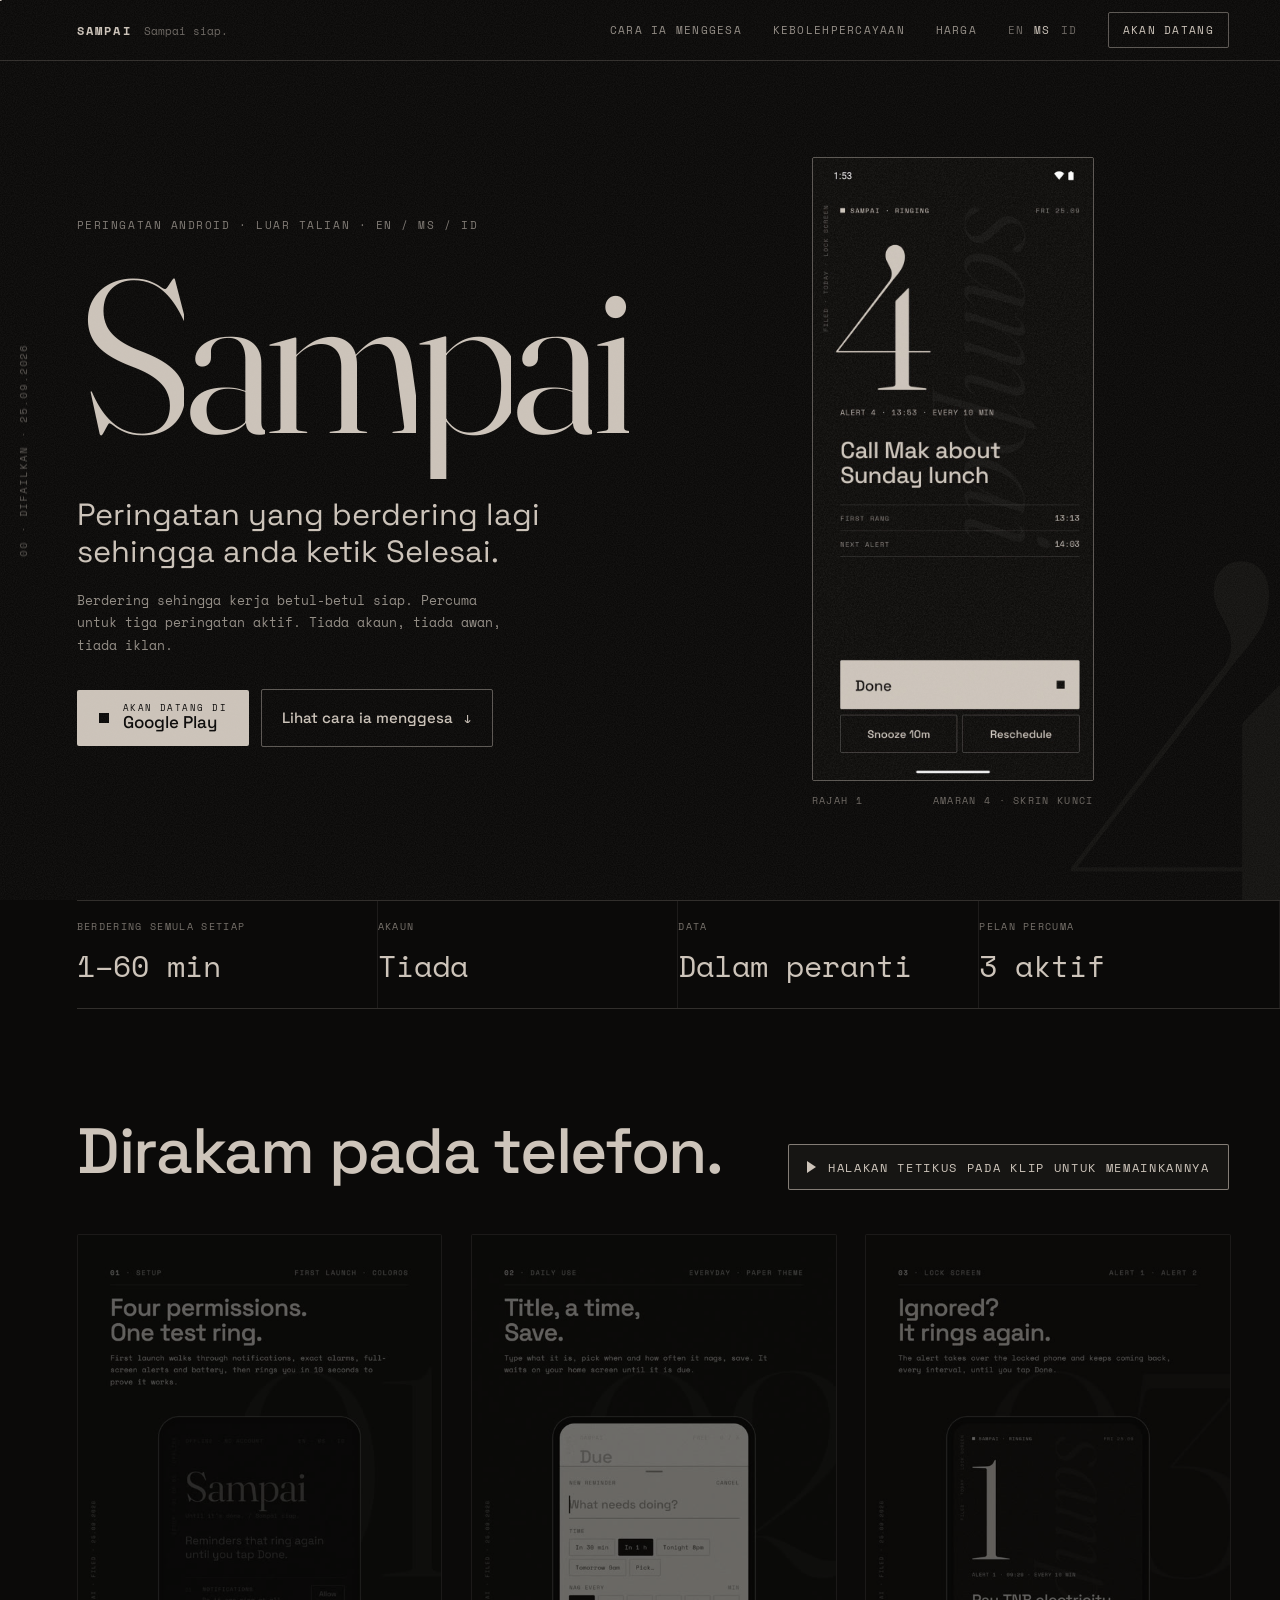
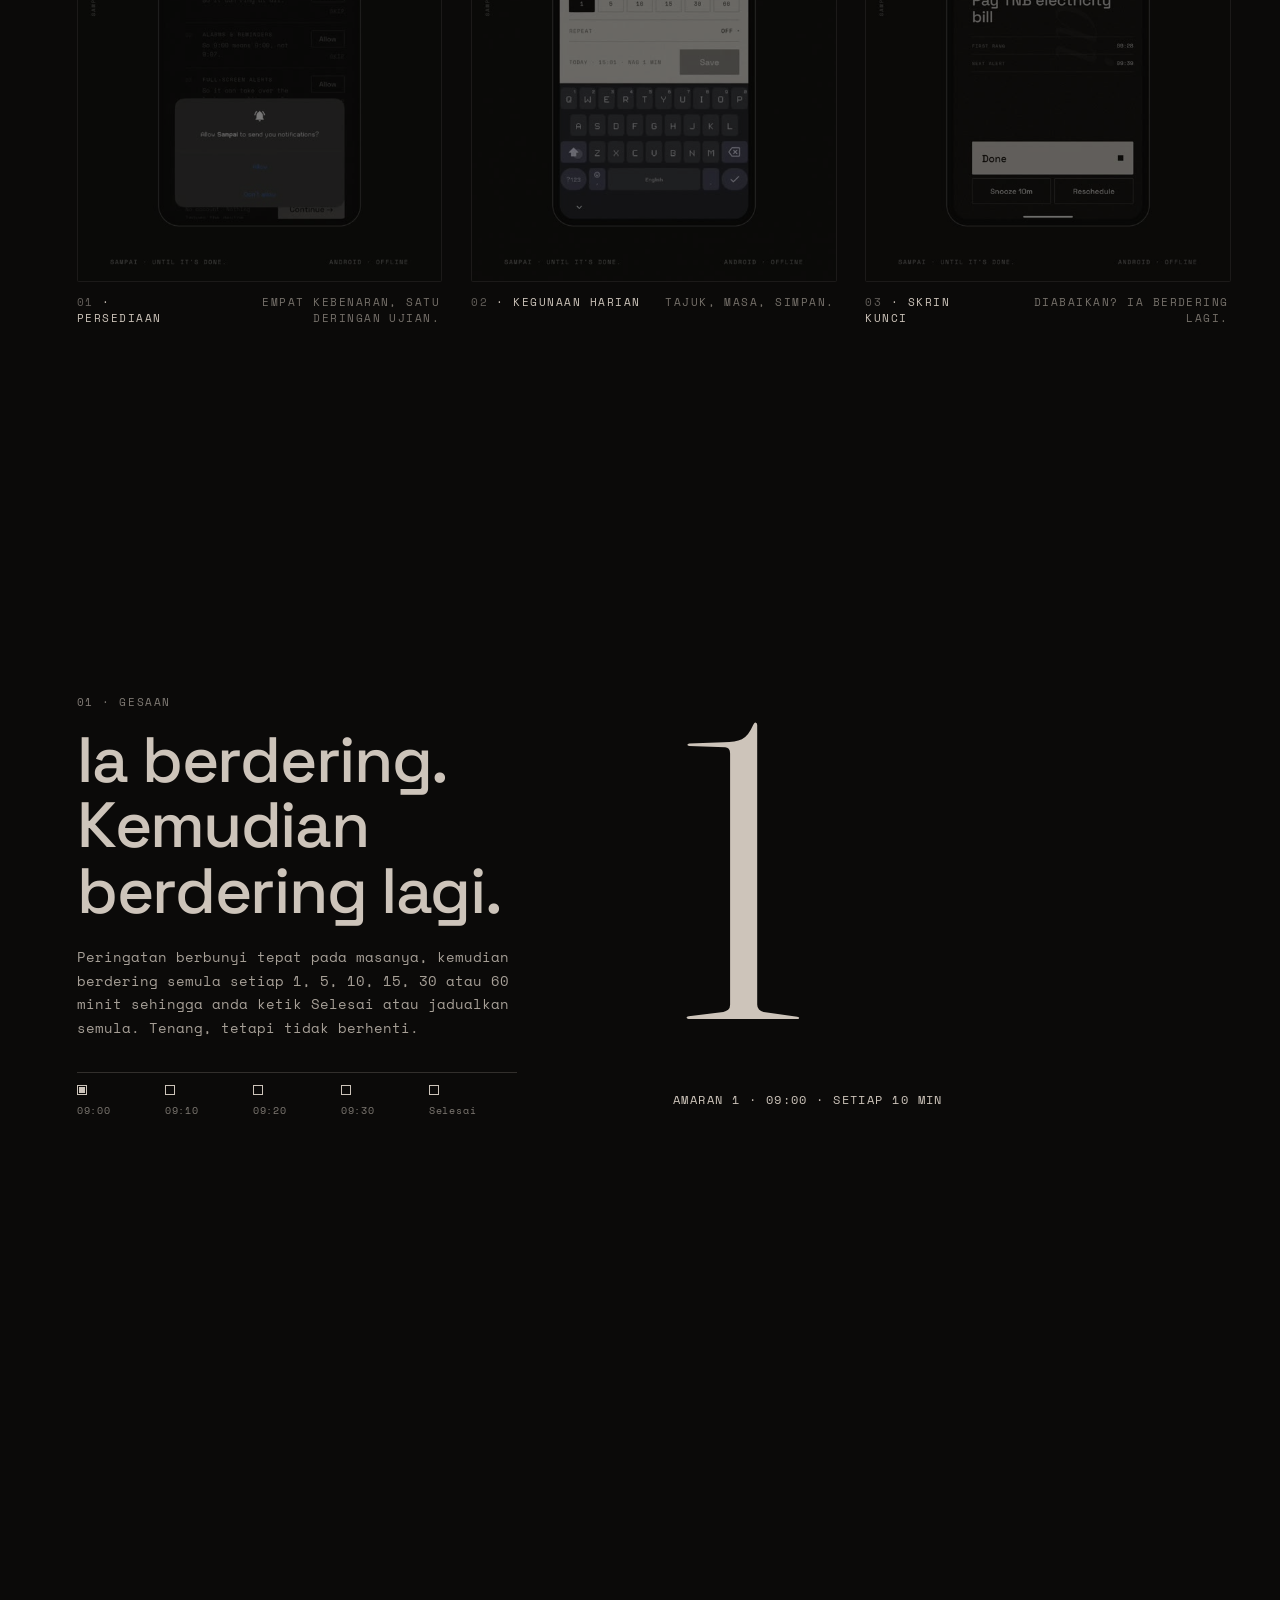
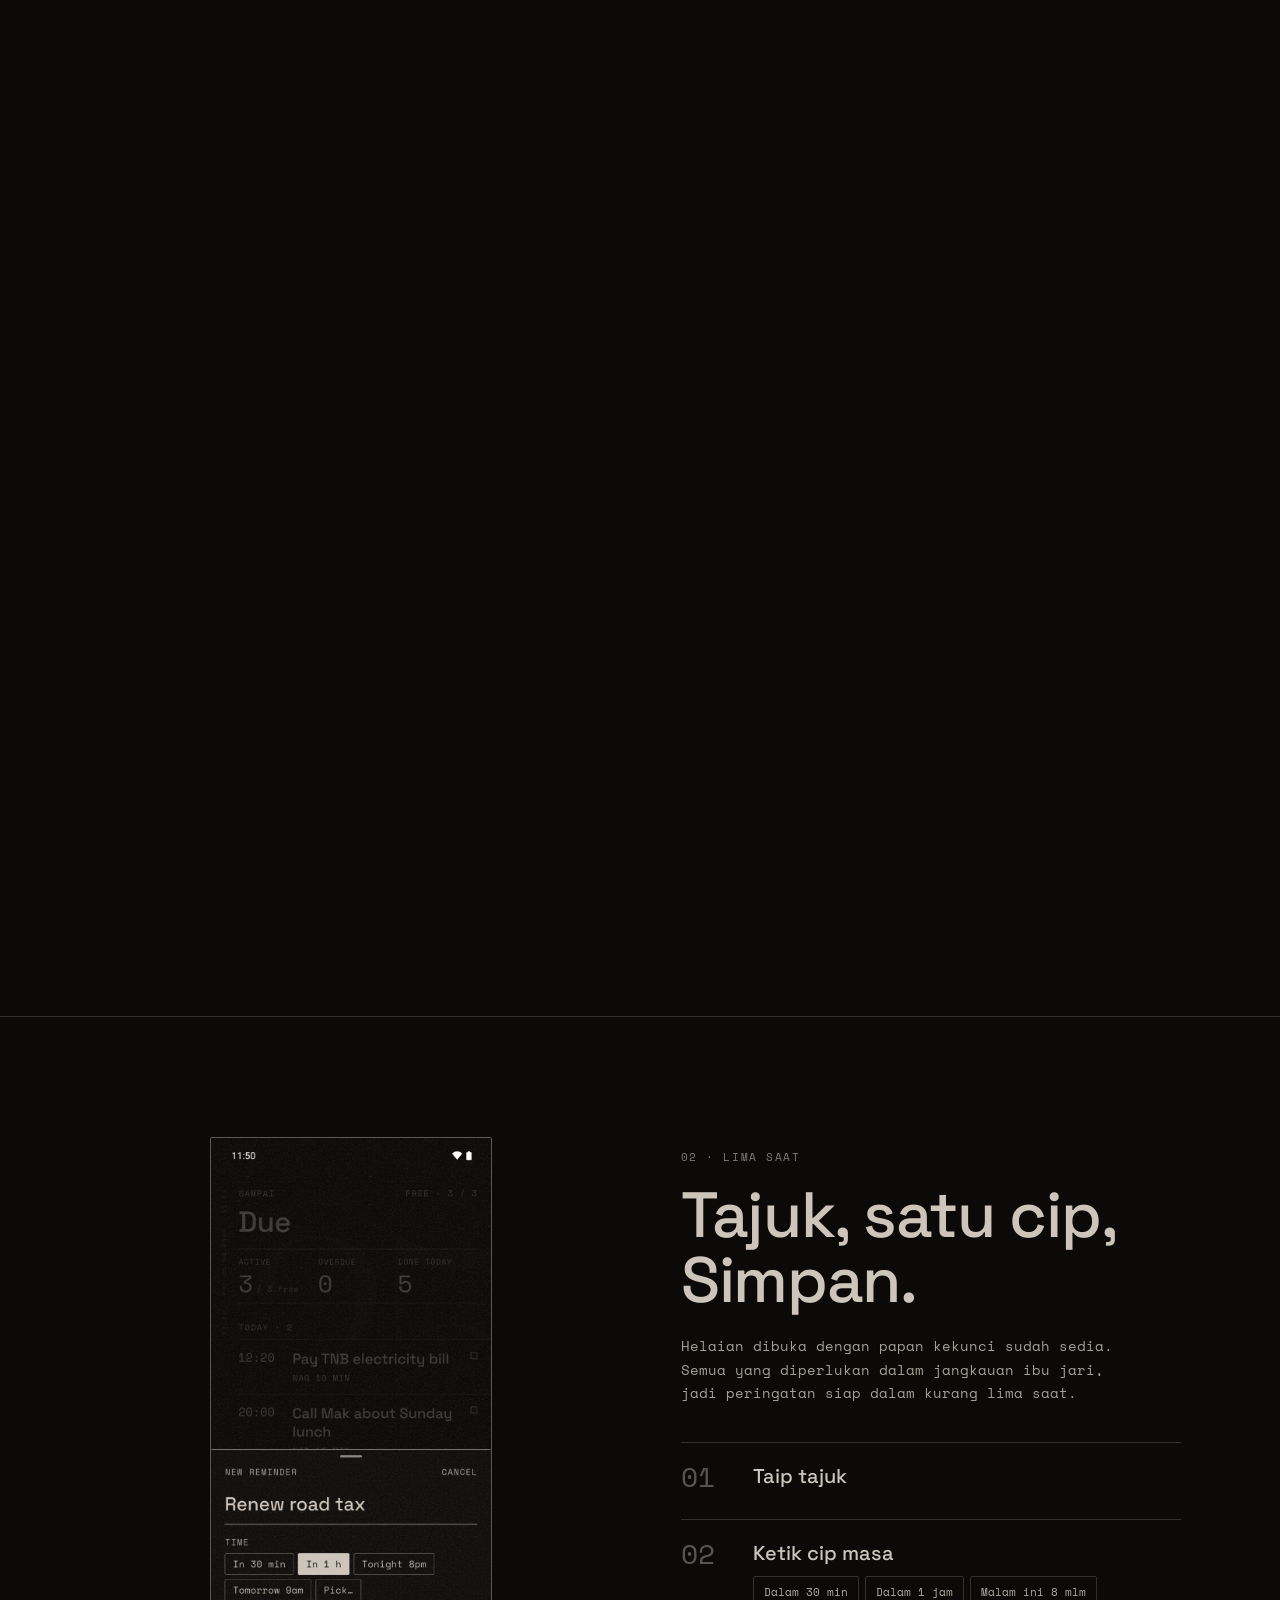
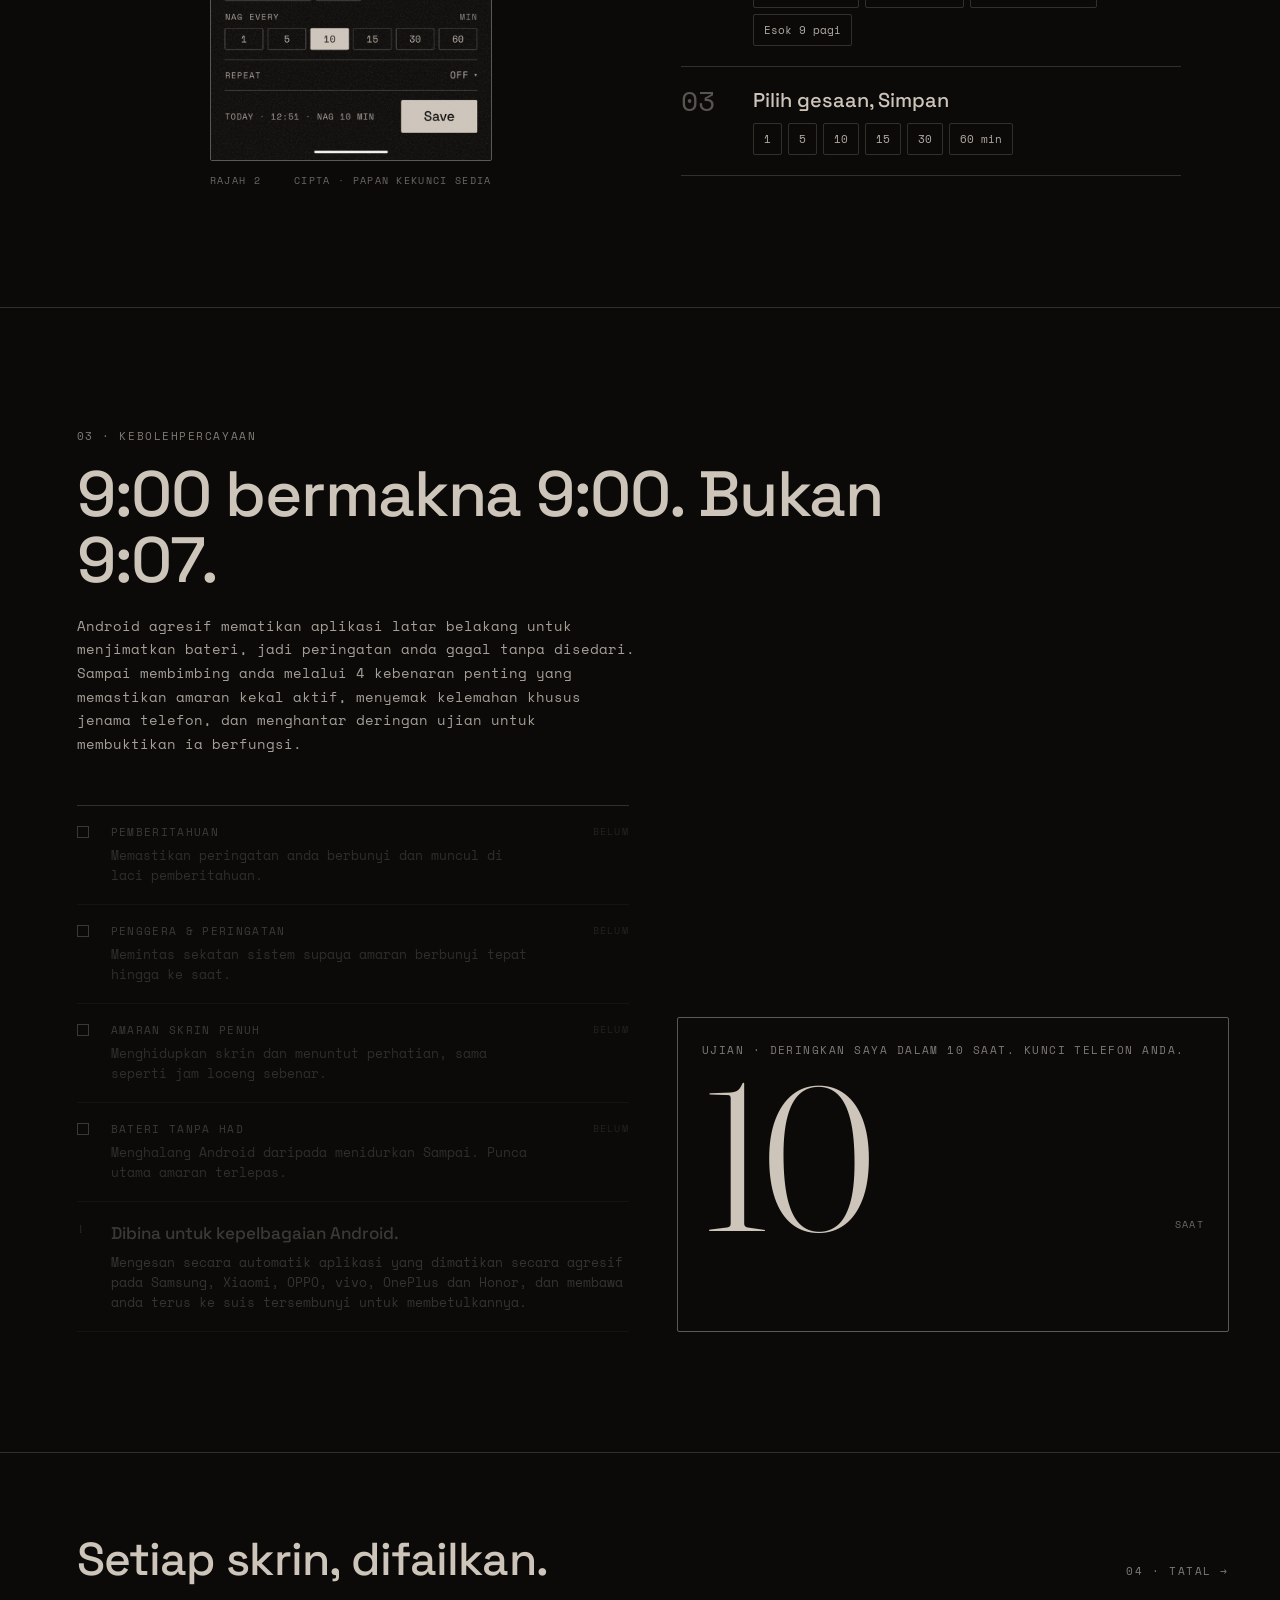
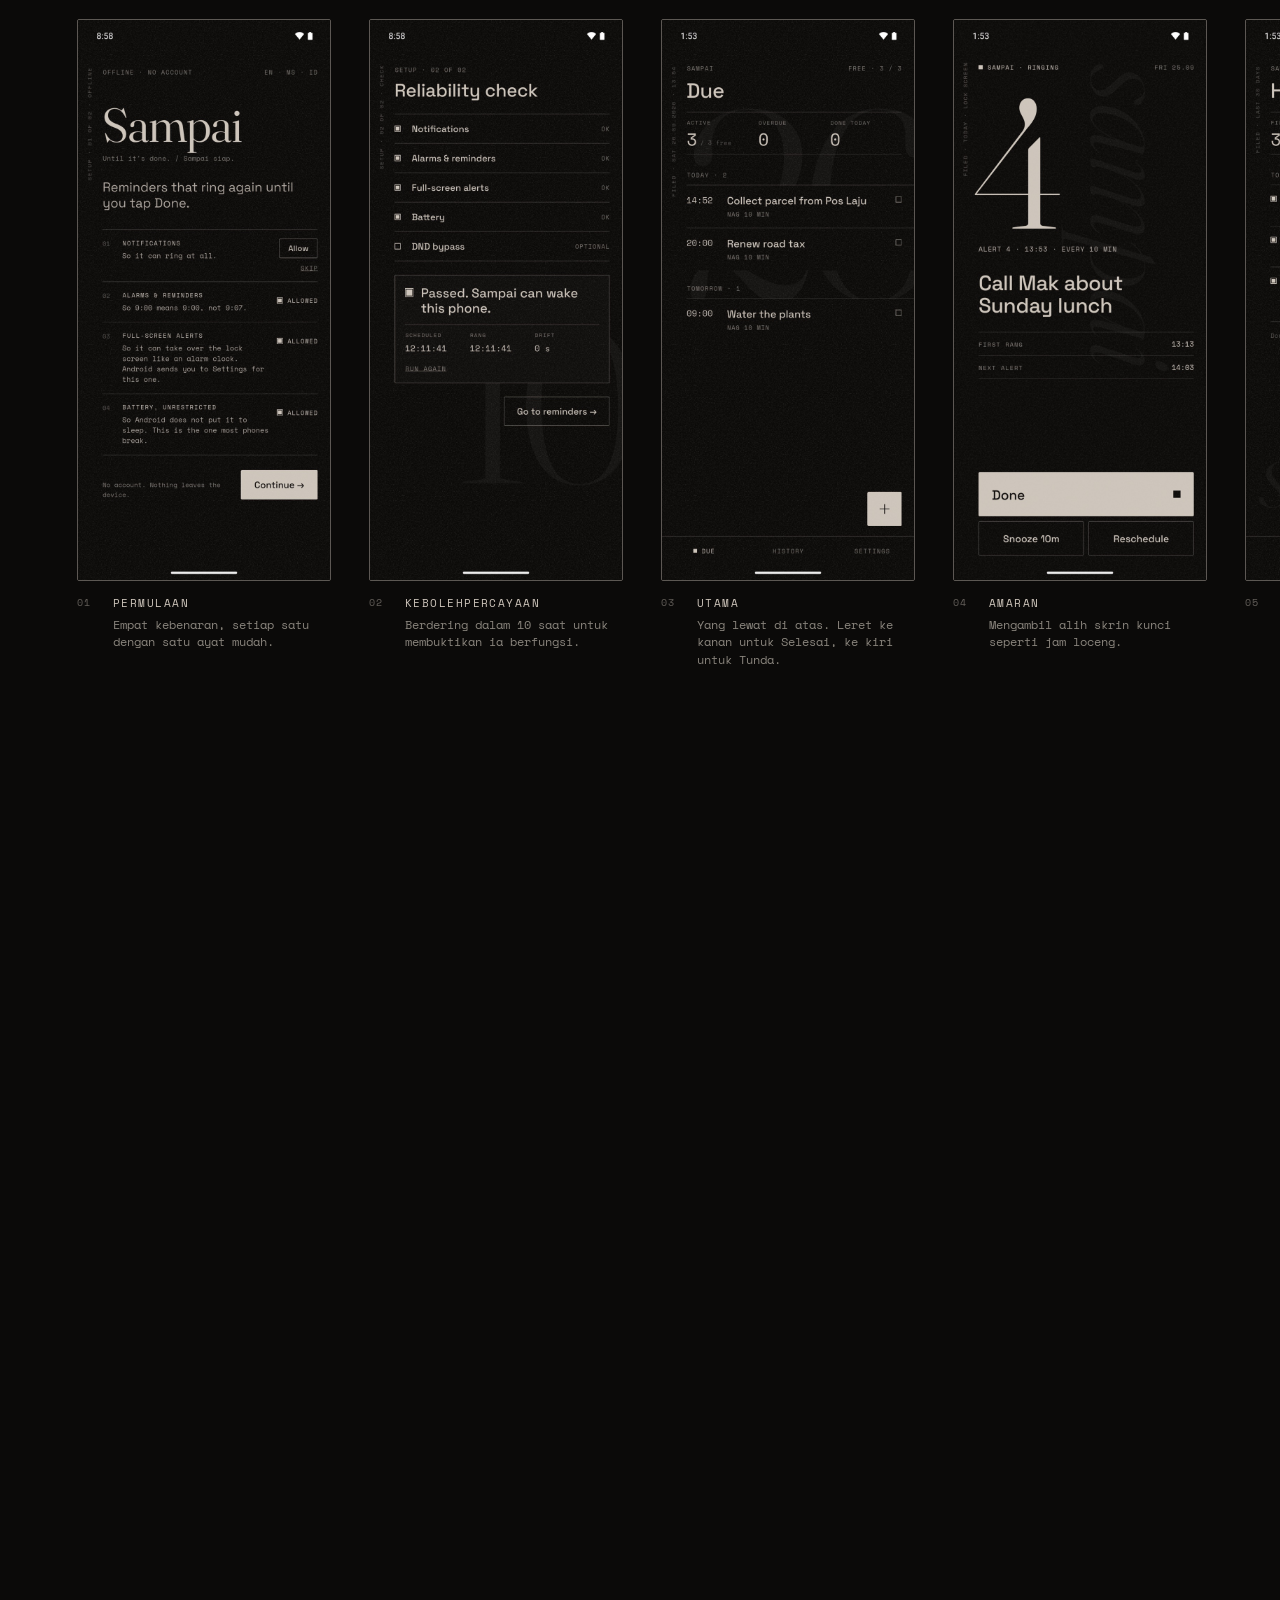
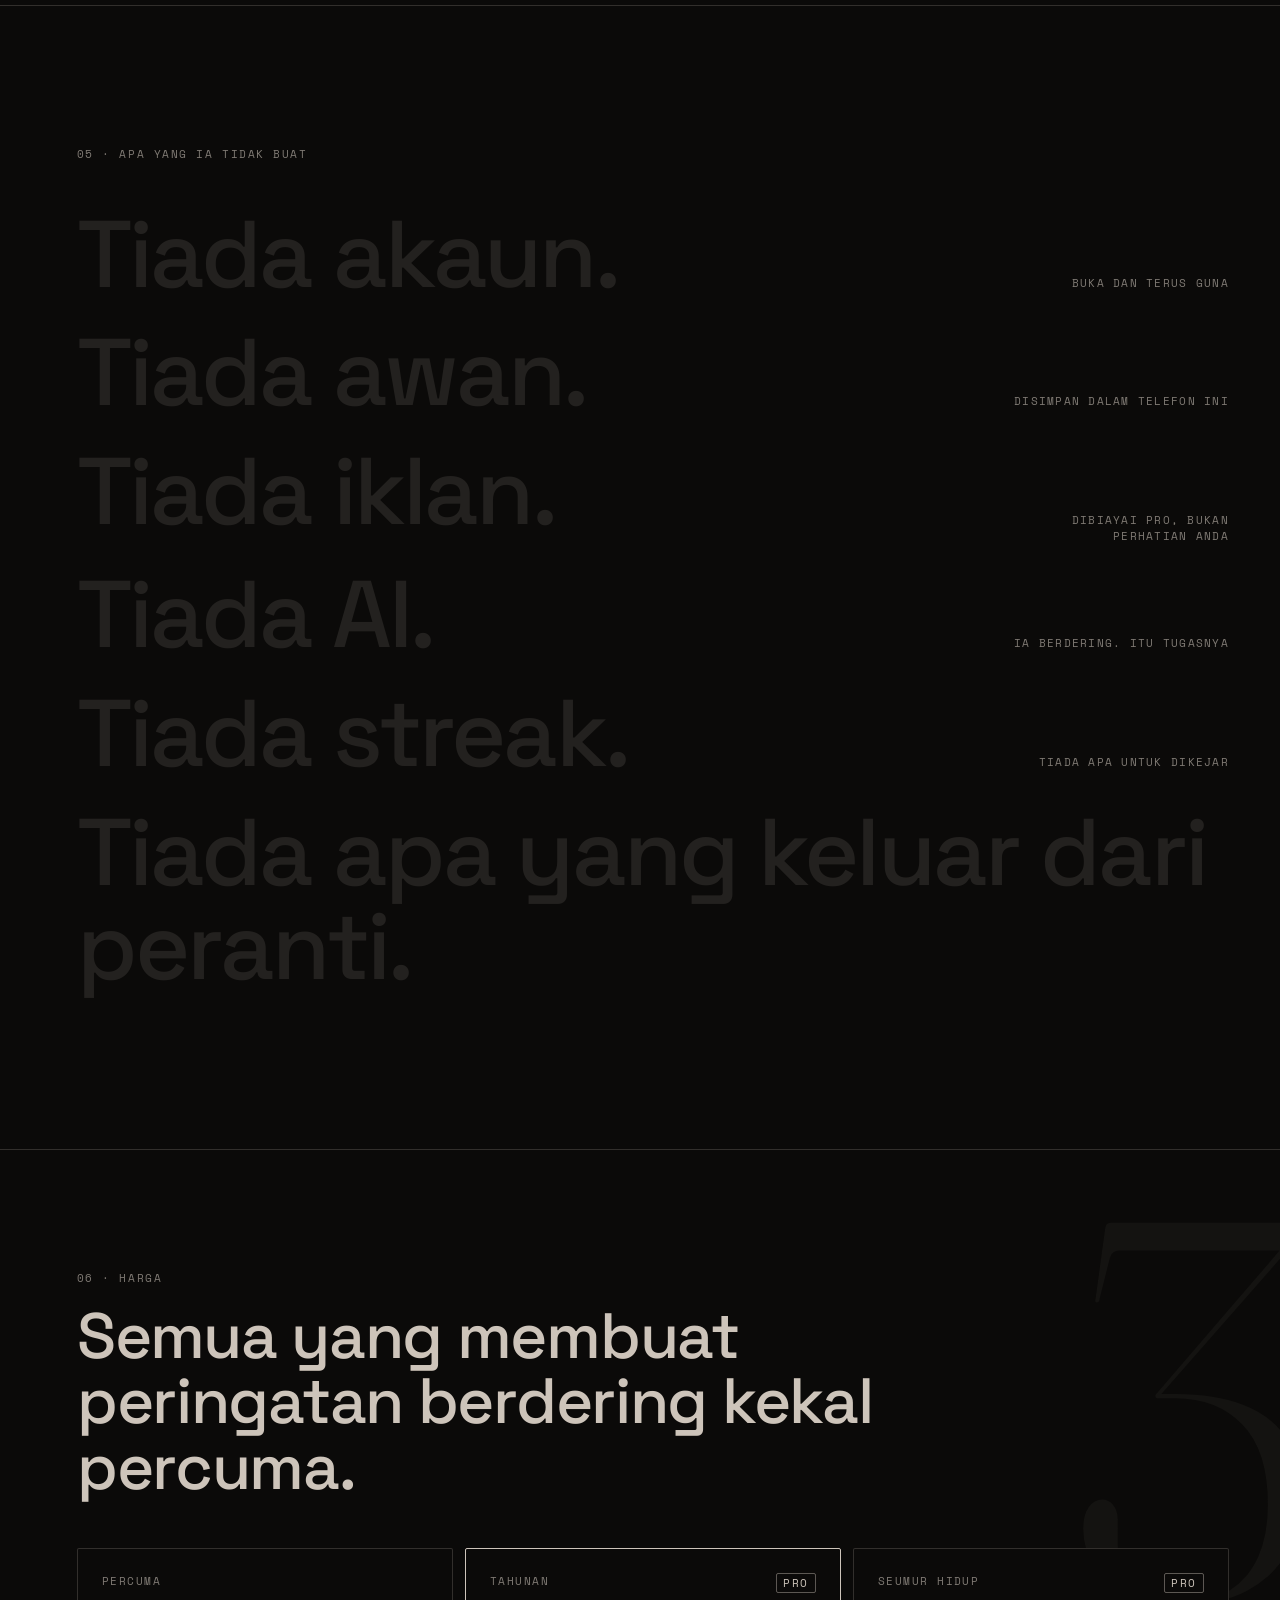
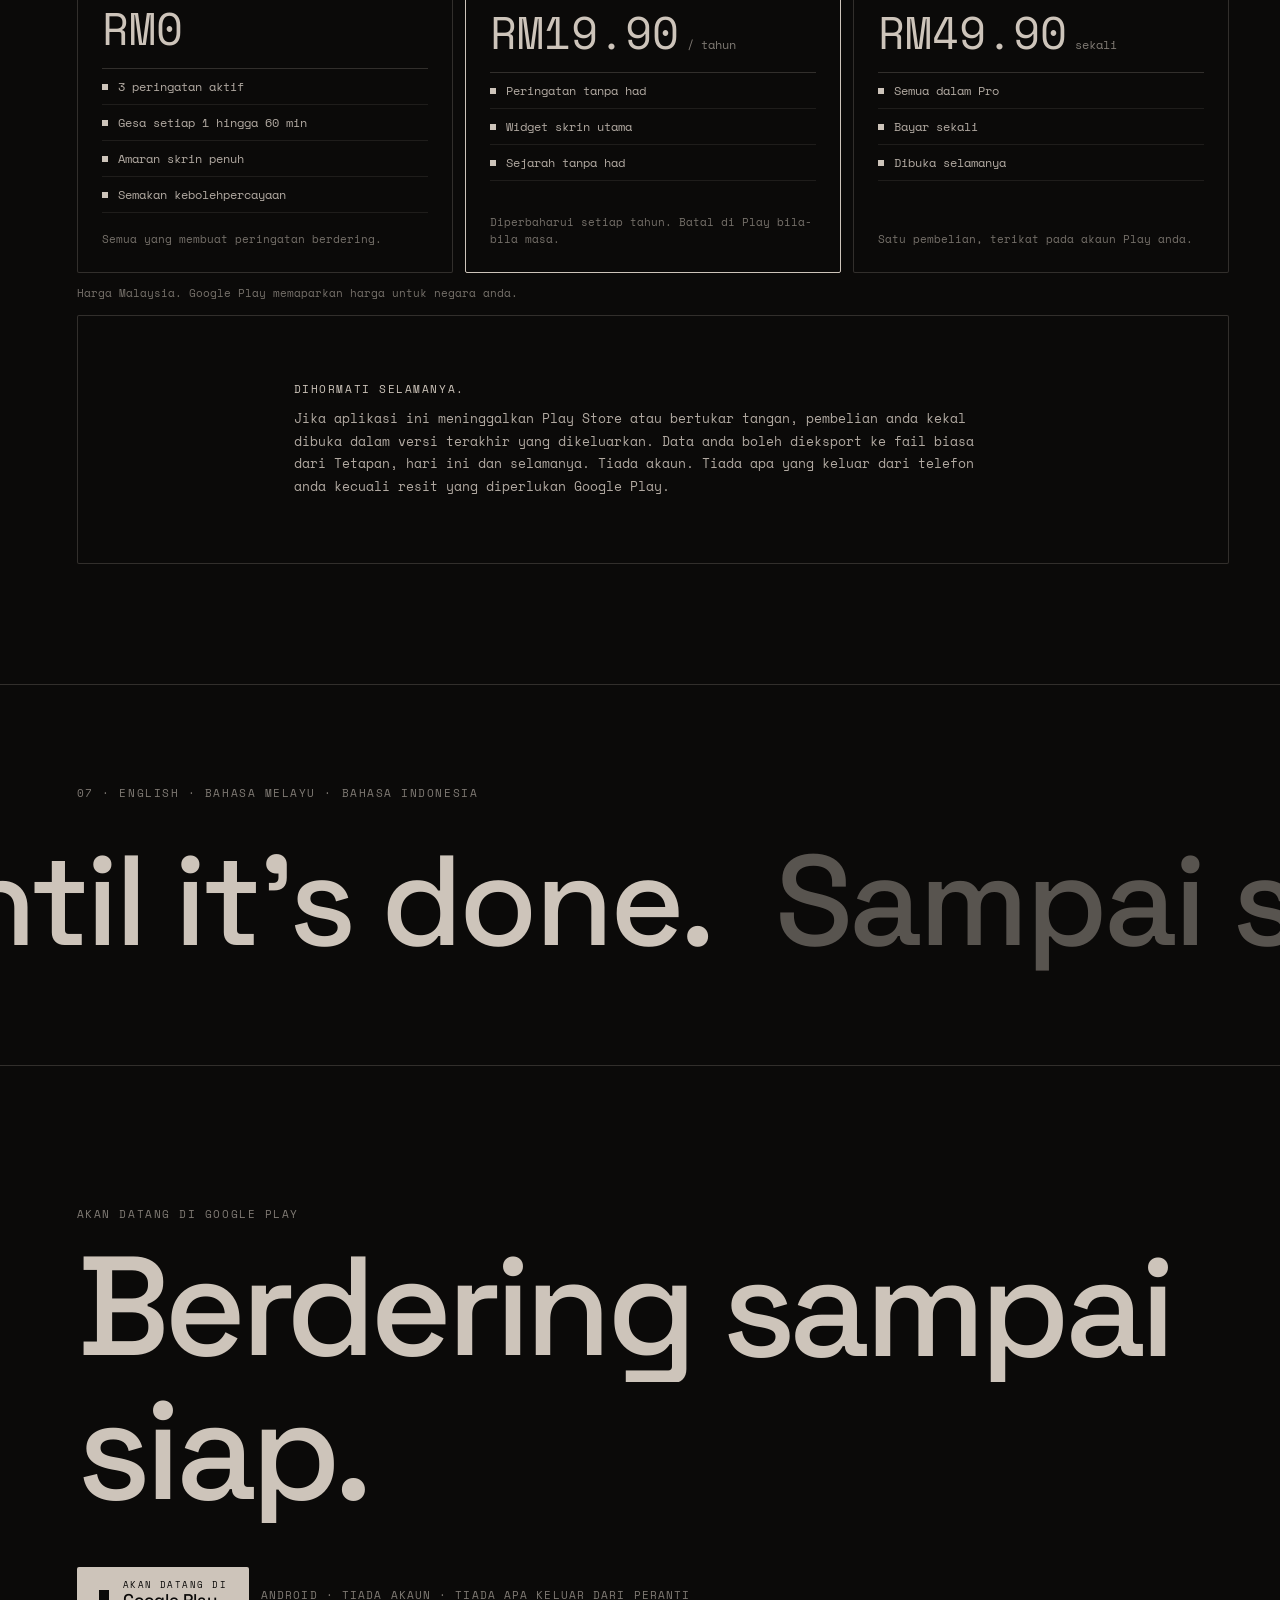
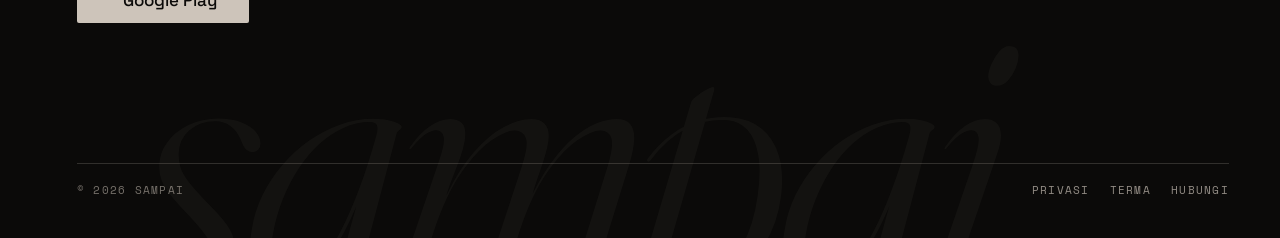
<file: ms/index.html>
<!doctype html>
<html lang="ms">
<head>
<meta charset="utf-8">
<meta name="viewport" content="width=device-width, initial-scale=1">
<title>Sampai: peringatan yang berdering sehingga siap</title>
<meta name="description" content="Sampai ialah aplikasi peringatan Android yang berdering semula setiap 1, 5, 10, 15, 30 atau 60 minit sehingga anda ketik Selesai. Luar talian, tiada akaun, tiada iklan.">
<meta property="og:title" content="Sampai: peringatan yang berdering sehingga siap">
<meta property="og:description" content="Sampai ialah aplikasi peringatan Android yang berdering semula setiap 1, 5, 10, 15, 30 atau 60 minit sehingga anda ketik Selesai. Luar talian, tiada akaun, tiada iklan.">
<meta property="og:image" content="../assets/screens/03-alert-4.jpg">
<meta name="theme-color" content="#0b0a09">
<link rel="alternate" hreflang="en" href="https://haziqlucii.github.io/sampai-site/">
<link rel="alternate" hreflang="ms" href="https://haziqlucii.github.io/sampai-site/ms/">
<link rel="alternate" hreflang="id" href="https://haziqlucii.github.io/sampai-site/id/">
<link rel="icon" href="../assets/favicon.png">
<link rel="preconnect" href="https://fonts.googleapis.com">
<link rel="preconnect" href="https://fonts.gstatic.com" crossorigin>
<link rel="stylesheet" href="https://fonts.googleapis.com/css2?family=Fraunces:ital,opsz,wght@0,9..144,300..500;1,9..144,300..500&family=Space+Grotesk:wght@400;500;600&family=Space+Mono:ital,wght@0,400;0,700;1,400&display=swap"><style>:root{--p:11,10,9;--i:205,196,186}html,body{margin:0;background:rgb(var(--p));color:rgb(var(--i));-webkit-font-smoothing:antialiased;overflow-x:hidden}html.lenis,html.lenis body{height:auto}.lenis.lenis-smooth{scroll-behavior:auto!important}body::before{content:"";position:fixed;inset:0;pointer-events:none;z-index:90;opacity:.07;background-image:url("data:image/svg+xml,%3Csvg xmlns='http://www.w3.org/2000/svg' width='160' height='160'%3E%3Cfilter id='n'%3E%3CfeTurbulence type='fractalNoise' baseFrequency='.9' numOctaves='3' stitchTiles='stitch'/%3E%3CfeColorMatrix values='0 0 0 0 .5 0 0 0 0 .5 0 0 0 0 .5 0 0 0 1.4 -.3'/%3E%3C/filter%3E%3Crect width='100%25' height='100%25' filter='url(%23n)'/%3E%3C/svg%3E")}a{color:rgb(var(--i))}a:hover{color:rgba(var(--i),.7)}::selection{background:rgb(var(--i));color:rgb(var(--p))}</style>
<style>
/* Phone layout: the design is drawn for desktop, so these override its inline spacing. */
@media (max-width: 720px) {
  [data-label] { display: none !important; }
  [data-nav] > div { padding: 0 20px !important; height: 56px !important; }
  [data-nav] a[href="#top"] > span + span { display: none; }
  [data-nav] a[href="#nag"], [data-nav] a[href="#reliable"], [data-nav] a[href="#pricing"] { display: none; }
  #top, section, footer { padding-left: 20px !important; padding-right: 20px !important; }
  #top { padding-top: 96px !important; min-height: auto !important; gap: 40px !important; }
  #top + div { margin-left: 20px !important; }
  [data-nag] { height: auto !important; min-height: 100vh; padding-top: 72px !important; padding-bottom: 40px !important; gap: 20px !important; align-content: center; }
  [data-nag] h2 { font-size: 34px !important; }
  [data-nag] > div:last-child { min-height: 0 !important; }
  [data-nag] [data-nn] { font-size: 150px !important; }
  [data-nag] > div:last-child > div:first-child { height: 130px !important; }
  [data-nag] > div:last-child > div:last-child { margin-top: 24px !important; }
  [data-ndone] > span:first-child { width: 64px !important; height: 64px !important; }
  [data-ndone] > span:last-child { font-size: 22px !important; }
  section, footer { padding-top: 88px !important; padding-bottom: 88px !important; }
  [data-gal] { padding: 88px 0 !important; height: auto !important; display: block !important; }
  [data-gal] > div:first-child { padding-left: 20px !important; padding-right: 20px !important; }
  [data-gal] > div:first-child > span { display: none; }
  /* Phones get a native sideways swipe that snaps to each screen, not a pinned scroll. */
  [data-track] { width: auto !important; overflow-x: auto; scroll-snap-type: x mandatory; -webkit-overflow-scrolling: touch; scrollbar-width: none; gap: 16px !important; padding: 28px 20px 4px !important; }
  [data-track]::-webkit-scrollbar { display: none; }
  [data-track] > div { scroll-snap-align: start; scroll-margin-left: 20px; }
  [data-gal] > div:first-child::after { content: "Leret \2192"; display: block; margin-top: 12px; font-size: 11px; letter-spacing: .14em; text-transform: uppercase; color: rgba(var(--i), .6); }
  [data-clips] { display: flex !important; overflow-x: auto; scroll-snap-type: x mandatory; scrollbar-width: none; margin-left: -20px !important; margin-right: -20px !important; padding: 0 20px; gap: 16px !important; }
  [data-clips]::-webkit-scrollbar { display: none; }
  [data-clips] > figure { width: 72vw; scroll-snap-align: start; scroll-margin-left: 20px; }
  [data-clips] figcaption { flex-direction: column; gap: 4px !important; }
  [data-clips] figcaption > span:last-child { text-align: left !important; }
  [data-no] { flex-direction: column; align-items: flex-start !important; gap: 6px !important; }
  [data-no] > span:nth-child(2) { text-align: left !important; }
  [data-bell] { width: 90px !important; }
  section[data-sec^="07"] { padding-left: 0 !important; padding-right: 0 !important; }
  section[data-sec^="07"] > div:first-child { padding-left: 20px !important; padding-right: 20px !important; }
  footer > div[style*="margin-top:140px"] { margin-top: 80px !important; }
}
</style>
<style>[data-hint-tap] { display: none; } [data-clip] video { transition: opacity .35s ease, filter .35s ease; } [data-clips][data-dim] [data-clip] video:not([data-on]) { opacity: .45; filter: grayscale(.4); } @keyframes hintpulse { 0%,100% { opacity: 1; transform: translateX(0); } 50% { opacity: .35; transform: translateX(3px); } } [data-pulse] { animation: hintpulse 1.6s ease-in-out infinite; } @media (prefers-reduced-motion: reduce) { [data-pulse] { animation: none; } } @media (hover: none), (pointer: coarse) { [data-hint-hover] { display: none; } [data-hint-tap] { display: inline; } } @media (max-width: 720px) { [data-hint] { display: none !important; } } @media (max-width: 1100px) { [data-clip] figcaption { flex-direction: column; gap: 4px !important; } [data-clip] figcaption > span:last-child { text-align: left !important; } } [data-vwrap] video:focus-visible { outline: 1px solid rgb(var(--i)); outline-offset: 3px; }</style>
</head>
<body>
<div data-root="" style="position:relative;font-family:'Space Mono',monospace;color:rgb(var(--i));background:rgb(var(--p))">

<div data-prog="" style="position:fixed;top:0;left:0;right:0;height:1px;background:rgb(var(--i));transform:scaleX(0);transform-origin:0 50%;z-index:80"></div>
<div data-label="" style="position:fixed;left:16px;top:50%;transform:translateY(-50%) rotate(180deg);writing-mode:vertical-rl;font-size:9.5px;letter-spacing:.2em;text-transform:uppercase;color:rgba(var(--i),.45);z-index:70;white-space:nowrap;pointer-events:none">00 · Difailkan · 25.09.2026</div>

<nav data-nav="" style="position:fixed;top:0;left:0;right:0;z-index:75;background:rgb(var(--p));border-bottom:1px solid rgba(var(--i),.2)">
<div style="display:flex;align-items:center;justify-content:space-between;gap:20px;height:60px;padding:0 clamp(20px,4vw,56px) 0 clamp(48px,6vw,96px)">
<a href="#top" style="display:flex;align-items:baseline;gap:12px;text-decoration:none"><span style="font-size:12px;letter-spacing:.18em;font-weight:700">SAMPAI</span><span style="font-size:10.5px;color:rgba(var(--i),.5)">Sampai siap.</span></a>
<div style="display:flex;align-items:center;gap:clamp(14px,2.4vw,32px);font-size:10.5px;letter-spacing:.12em;text-transform:uppercase">
<a href="#nag" style="text-decoration:none;color:rgba(var(--i),.7)">Cara ia menggesa</a>
<a href="#reliable" style="text-decoration:none;color:rgba(var(--i),.7)">Kebolehpercayaan</a>
<a href="#pricing" style="text-decoration:none;color:rgba(var(--i),.7)">Harga</a>
<span data-langs="" style="display:flex;gap:10px"><a href="../" hreflang="en" style="text-decoration:none;color:rgba(var(--i),.5)">EN</a><a href="../ms/" hreflang="ms" aria-current="page" style="text-decoration:none;color:rgb(var(--i))">MS</a><a href="../id/" hreflang="id" style="text-decoration:none;color:rgba(var(--i),.5)">ID</a></span><a href="#get" style="height:34px;padding:0 14px;display:flex;align-items:center;border:1px solid rgba(var(--i),.42);border-radius:2px;text-decoration:none">Akan datang</a>
</div>
</div>
</nav>

<header id="top" data-hero="" data-sec="00 · Difailkan · 25.09.2026" style="position:relative;min-height:100vh;padding:120px clamp(20px,4vw,56px) 56px clamp(48px,6vw,96px);box-sizing:border-box;display:grid;grid-template-columns:repeat(auto-fit,minmax(min(100%,440px),1fr));gap:48px;align-items:center;overflow:hidden">
<div style="position:relative;z-index:2">
<div data-hf="" style="font-size:11px;letter-spacing:.14em;text-transform:uppercase;color:rgba(var(--i),.6)">Peringatan Android · Luar talian · EN / MS / ID</div>
<h1 data-hword="" aria-label="Sampai" style="margin:28px 0 0;font-family:'Fraunces',serif;font-weight:350;font-size:clamp(96px,17vw,264px);line-height:.86;letter-spacing:-.035em;display:flex">
<span style="display:inline-block;overflow:hidden;padding-bottom:.14em"><span data-hl="" style="display:inline-block">S</span></span><span style="display:inline-block;overflow:hidden;padding-bottom:.14em"><span data-hl="" style="display:inline-block">a</span></span><span style="display:inline-block;overflow:hidden;padding-bottom:.14em"><span data-hl="" style="display:inline-block">m</span></span><span style="display:inline-block;overflow:hidden;padding-bottom:.14em"><span data-hl="" style="display:inline-block">p</span></span><span style="display:inline-block;overflow:hidden;padding-bottom:.14em"><span data-hl="" style="display:inline-block">a</span></span><span style="display:inline-block;overflow:hidden;padding-bottom:.14em"><span data-hl="" style="display:inline-block">i</span></span>
</h1>
<p data-hf="" style="margin:18px 0 0;font-family:'Space Grotesk',sans-serif;font-size:clamp(22px,2.4vw,32px);line-height:1.2;font-weight:400;max-width:520px;text-wrap:pretty">Peringatan yang berdering lagi sehingga anda ketik Selesai.</p>
<p data-hf="" style="margin:18px 0 0;font-size:13px;line-height:1.75;color:rgba(var(--i),.7);max-width:460px;text-wrap:pretty">Berdering sehingga kerja betul-betul siap. Percuma untuk tiga peringatan aktif. Tiada akaun, tiada awan, tiada iklan.</p>
<div data-hf="" style="display:flex;flex-wrap:wrap;gap:12px;margin-top:32px;align-items:center">
<a href="#get" style="display:inline-flex;align-items:center;gap:14px;height:56px;padding:0 22px;background:rgb(var(--i));color:rgb(var(--p));border-radius:2px;text-decoration:none"><span style="width:10px;height:10px;background:currentColor"></span><span style="display:flex;flex-direction:column;line-height:1.15"><span style="font-size:9px;letter-spacing:.16em">AKAN DATANG DI</span><span style="font-family:'Space Grotesk',sans-serif;font-size:17px;font-weight:500">Google Play</span></span></a>
<a href="#nag" style="height:56px;padding:0 20px;display:inline-flex;align-items:center;gap:10px;border:1px solid rgba(var(--i),.42);border-radius:2px;text-decoration:none;font-family:'Space Grotesk',sans-serif;font-size:15px;font-weight:500">Lihat cara ia menggesa <span style="font-family:'Space Mono',monospace">↓</span></a>
</div>
</div>
<div data-hpar="" style="position:relative;z-index:1;justify-self:center"><div data-hphone="" style="display:flex;flex-direction:column;gap:12px">
<div style="width:280px;height:622px;overflow:hidden;border:1px solid rgba(var(--i),.42);border-radius:2px;position:relative"><img src="../assets/screens/03-alert-4.jpg" width="280" height="622" alt="Amaran Sampai di skrin kunci: angka 4 yang besar, peringatan Call Mak about Sunday lunch, dan butang Selesai, Tunda dan Jadual semula." style="display:block;width:100%;height:100%;object-fit:cover"></div>
<div style="display:flex;justify-content:space-between;font-size:9.5px;letter-spacing:.14em;text-transform:uppercase;color:rgba(var(--i),.5)"><span>Rajah 1</span><span>Amaran 4 · Skrin kunci</span></div>
</div></div>
<div data-hwm="" style="position:absolute;right:-4vw;bottom:-8vw;font-family:'Fraunces',serif;font-weight:300;font-size:46vw;line-height:.8;letter-spacing:-.06em;color:rgba(var(--i),.045);pointer-events:none;user-select:none;z-index:0">4</div>
</header>

<div style="border-top:1px solid rgba(var(--i),.2);border-bottom:1px solid rgba(var(--i),.2);margin-left:clamp(48px,6vw,96px);display:grid;grid-template-columns:repeat(auto-fit,minmax(180px,1fr))">
<div data-fact="" style="padding:18px 20px 20px 0;border-right:1px solid rgba(var(--i),.1)"><div style="font-size:9.5px;letter-spacing:.14em;text-transform:uppercase;color:rgba(var(--i),.55)">Berdering semula setiap</div><div style="font-size:clamp(22px,2.4vw,30px);margin-top:10px;font-variant-numeric:tabular-nums">1–60 min</div></div><div data-fact="" style="padding:18px 20px 20px 0;border-right:1px solid rgba(var(--i),.1)"><div style="font-size:9.5px;letter-spacing:.14em;text-transform:uppercase;color:rgba(var(--i),.55)">Akaun</div><div style="font-size:clamp(22px,2.4vw,30px);margin-top:10px;font-variant-numeric:tabular-nums">Tiada</div></div><div data-fact="" style="padding:18px 20px 20px 0;border-right:1px solid rgba(var(--i),.1)"><div style="font-size:9.5px;letter-spacing:.14em;text-transform:uppercase;color:rgba(var(--i),.55)">Data</div><div style="font-size:clamp(22px,2.4vw,30px);margin-top:10px;font-variant-numeric:tabular-nums">Dalam peranti</div></div><div data-fact="" style="padding:18px 20px 20px 0;border-right:1px solid rgba(var(--i),.1)"><div style="font-size:9.5px;letter-spacing:.14em;text-transform:uppercase;color:rgba(var(--i),.55)">Pelan percuma</div><div style="font-size:clamp(22px,2.4vw,30px);margin-top:10px;font-variant-numeric:tabular-nums">3 aktif</div></div>
</div>

<section id="film" data-sec="Dalam gerakan" style="position:relative;padding:110px clamp(20px,4vw,56px) 110px clamp(48px,6vw,96px)">
<div style="display:flex;justify-content:space-between;align-items:baseline;gap:20px;flex-wrap:wrap">
<h2 data-r="" style="margin:0;font-family:'Space Grotesk',sans-serif;font-weight:500;font-size:clamp(36px,5vw,72px);line-height:1.02;letter-spacing:-.02em">Dirakam pada telefon.</h2>
<span data-hint="" data-r="" style="display:inline-flex;align-items:center;gap:12px;height:44px;padding:0 18px;border:1px solid rgba(var(--i),.6);border-radius:2px;font-size:12px;letter-spacing:.14em;text-transform:uppercase;color:rgb(var(--i));background:rgba(var(--i),.06)"><span data-pulse="" style="width:0;height:0;border-left:9px solid rgb(var(--i));border-top:6px solid transparent;border-bottom:6px solid transparent"></span><span data-hint-hover="">Halakan tetikus pada klip untuk memainkannya</span><span data-hint-tap="">Ketik klip untuk memainkannya</span></span>
</div>
<div data-clips="" style="display:grid;grid-template-columns:repeat(3,minmax(0,1fr));gap:clamp(16px,2.4vw,36px);margin-top:44px">
<figure data-clip="" style="margin:0;flex:none;display:flex;flex-direction:column;gap:12px">
<div data-vwrap="" style="position:relative"><video tabindex="0" src="../assets/video/01-setup.mp4" poster="../assets/video/01-setup.jpg" muted loop playsinline preload="none" aria-label="Persediaan: Empat kebenaran, satu deringan ujian." style="display:block;width:100%;aspect-ratio:9/16;height:auto;border:1px solid rgba(var(--i),.2);border-radius:2px;background:rgb(var(--p))"></video></div>
<figcaption style="display:flex;justify-content:space-between;gap:12px;font-size:10.5px;letter-spacing:.14em;text-transform:uppercase"><span><span style="color:rgba(var(--i),.45)">01</span> · Persediaan</span><span style="color:rgba(var(--i),.55);text-align:right">Empat kebenaran, satu deringan ujian.</span></figcaption>
</figure><figure data-clip="" style="margin:0;flex:none;display:flex;flex-direction:column;gap:12px">
<div data-vwrap="" style="position:relative"><video tabindex="0" src="../assets/video/02-daily.mp4" poster="../assets/video/02-daily.jpg" muted loop playsinline preload="none" aria-label="Kegunaan harian: Tajuk, masa, Simpan." style="display:block;width:100%;aspect-ratio:9/16;height:auto;border:1px solid rgba(var(--i),.2);border-radius:2px;background:rgb(var(--p))"></video></div>
<figcaption style="display:flex;justify-content:space-between;gap:12px;font-size:10.5px;letter-spacing:.14em;text-transform:uppercase"><span><span style="color:rgba(var(--i),.45)">02</span> · Kegunaan harian</span><span style="color:rgba(var(--i),.55);text-align:right">Tajuk, masa, Simpan.</span></figcaption>
</figure><figure data-clip="" style="margin:0;flex:none;display:flex;flex-direction:column;gap:12px">
<div data-vwrap="" style="position:relative"><video tabindex="0" src="../assets/video/03-lockscreen.mp4" poster="../assets/video/03-lockscreen.jpg" muted loop playsinline preload="none" aria-label="Skrin kunci: Diabaikan? Ia berdering lagi." style="display:block;width:100%;aspect-ratio:9/16;height:auto;border:1px solid rgba(var(--i),.2);border-radius:2px;background:rgb(var(--p))"></video></div>
<figcaption style="display:flex;justify-content:space-between;gap:12px;font-size:10.5px;letter-spacing:.14em;text-transform:uppercase"><span><span style="color:rgba(var(--i),.45)">03</span> · Skrin kunci</span><span style="color:rgba(var(--i),.55);text-align:right">Diabaikan? Ia berdering lagi.</span></figcaption>
</figure>
</div>
</section>

<section id="nag" data-nag="" data-sec="01 · Gesaan" style="position:relative;height:100vh;padding:80px clamp(20px,4vw,56px) 40px clamp(48px,6vw,96px);box-sizing:border-box;display:grid;grid-template-columns:repeat(auto-fit,minmax(min(100%,380px),1fr));gap:40px;align-items:center;overflow:hidden">
<div>
<div style="font-size:11px;letter-spacing:.14em;text-transform:uppercase;color:rgba(var(--i),.6)">01 · Gesaan</div>
<h2 style="margin:18px 0 0;font-family:'Space Grotesk',sans-serif;font-weight:500;font-size:clamp(36px,5vw,72px);line-height:1.02;letter-spacing:-.02em;max-width:560px">Ia berdering. Kemudian berdering lagi.</h2>
<p style="margin:22px 0 0;font-size:13.5px;line-height:1.75;color:rgba(var(--i),.8);max-width:440px;text-wrap:pretty">Peringatan berbunyi tepat pada masanya, kemudian berdering semula setiap 1, 5, 10, 15, 30 atau 60 minit sehingga anda ketik Selesai atau jadualkan semula. Tenang, tetapi tidak berhenti.</p>
<div style="margin-top:32px;max-width:440px">
<div style="position:relative;height:1px;background:rgba(var(--i),.2)"><div data-nline="" style="position:absolute;inset:0;background:rgb(var(--i));transform:scaleX(0);transform-origin:0 50%"></div></div>
<div style="display:grid;grid-template-columns:repeat(5,minmax(0,1fr));margin-top:12px">
<div style="display:flex;flex-direction:column;gap:8px"><span style="position:relative;width:10px;height:10px;border:1px solid rgb(var(--i));box-sizing:border-box"><span data-nt="" style="position:absolute;inset:1px;background:rgb(var(--i));opacity:1"></span></span><span style="font-size:10px;letter-spacing:.08em;color:rgba(var(--i),.6);font-variant-numeric:tabular-nums">09:00</span></div><div style="display:flex;flex-direction:column;gap:8px"><span style="position:relative;width:10px;height:10px;border:1px solid rgb(var(--i));box-sizing:border-box"><span data-nt="" style="position:absolute;inset:1px;background:rgb(var(--i));opacity:0"></span></span><span style="font-size:10px;letter-spacing:.08em;color:rgba(var(--i),.6);font-variant-numeric:tabular-nums">09:10</span></div><div style="display:flex;flex-direction:column;gap:8px"><span style="position:relative;width:10px;height:10px;border:1px solid rgb(var(--i));box-sizing:border-box"><span data-nt="" style="position:absolute;inset:1px;background:rgb(var(--i));opacity:0"></span></span><span style="font-size:10px;letter-spacing:.08em;color:rgba(var(--i),.6);font-variant-numeric:tabular-nums">09:20</span></div><div style="display:flex;flex-direction:column;gap:8px"><span style="position:relative;width:10px;height:10px;border:1px solid rgb(var(--i));box-sizing:border-box"><span data-nt="" style="position:absolute;inset:1px;background:rgb(var(--i));opacity:0"></span></span><span style="font-size:10px;letter-spacing:.08em;color:rgba(var(--i),.6);font-variant-numeric:tabular-nums">09:30</span></div><div style="display:flex;flex-direction:column;gap:8px"><span style="position:relative;width:10px;height:10px;border:1px solid rgb(var(--i));box-sizing:border-box"><span data-nt="" style="position:absolute;inset:1px;background:rgb(var(--i));opacity:0"></span></span><span style="font-size:10px;letter-spacing:.08em;color:rgba(var(--i),.6);font-variant-numeric:tabular-nums">Selesai</span></div>
</div>
</div>
</div>
<div style="position:relative;min-height:min(62vh,520px);display:flex;flex-direction:column;justify-content:center">
<div style="position:relative;height:clamp(170px,26vw,380px)">
<div data-nn="" style="position:absolute;left:0;bottom:0;font-family:'Fraunces',serif;font-weight:300;font-size:clamp(210px,32vw,470px);line-height:.8;letter-spacing:-.05em;font-variant-numeric:tabular-nums;opacity:1">1</div><div data-nn="" style="position:absolute;left:0;bottom:0;font-family:'Fraunces',serif;font-weight:300;font-size:clamp(210px,32vw,470px);line-height:.8;letter-spacing:-.05em;font-variant-numeric:tabular-nums;opacity:0">2</div><div data-nn="" style="position:absolute;left:0;bottom:0;font-family:'Fraunces',serif;font-weight:300;font-size:clamp(210px,32vw,470px);line-height:.8;letter-spacing:-.05em;font-variant-numeric:tabular-nums;opacity:0">3</div><div data-nn="" style="position:absolute;left:0;bottom:0;font-family:'Fraunces',serif;font-weight:300;font-size:clamp(210px,32vw,470px);line-height:.8;letter-spacing:-.05em;font-variant-numeric:tabular-nums;opacity:0">4</div>
<div data-ndone="" style="position:absolute;left:0;bottom:0;opacity:0;display:flex;flex-direction:column;gap:22px"><span style="width:clamp(90px,12vw,160px);height:clamp(90px,12vw,160px);background:rgb(var(--i))"></span><span style="font-family:'Space Grotesk',sans-serif;font-size:clamp(26px,3vw,40px);font-weight:500;line-height:1.1">Selesai selepas 4 amaran.<br>Difailkan.</span></div>
</div>
<div style="position:relative;height:20px;margin-top:56px">
<div data-nc="" style="position:absolute;left:0;top:0;font-size:12px;letter-spacing:.12em;text-transform:uppercase;font-variant-numeric:tabular-nums;opacity:1">Amaran 1 · 09:00 · Setiap 10 min</div><div data-nc="" style="position:absolute;left:0;top:0;font-size:12px;letter-spacing:.12em;text-transform:uppercase;font-variant-numeric:tabular-nums;opacity:0">Amaran 2 · 09:10 · Setiap 10 min</div><div data-nc="" style="position:absolute;left:0;top:0;font-size:12px;letter-spacing:.12em;text-transform:uppercase;font-variant-numeric:tabular-nums;opacity:0">Amaran 3 · 09:20 · Setiap 10 min</div><div data-nc="" style="position:absolute;left:0;top:0;font-size:12px;letter-spacing:.12em;text-transform:uppercase;font-variant-numeric:tabular-nums;opacity:0">Amaran 4 · 09:30 · Setiap 10 min</div>
</div>
</div>
</section>

<section data-sec="02 · Lima saat" style="position:relative;padding:120px clamp(20px,4vw,56px) 120px clamp(48px,6vw,96px);display:grid;grid-template-columns:repeat(auto-fit,minmax(min(100%,400px),1fr));gap:56px;align-items:center;border-top:1px solid rgba(var(--i),.2)">
<div data-cphone="" style="justify-self:center;display:flex;flex-direction:column;gap:12px">
<div style="width:280px;height:622px;overflow:hidden;border:1px solid rgba(var(--i),.42);border-radius:2px;position:relative"><img src="../assets/screens/02-create.jpg" width="280" height="622" alt="Helaian peringatan baharu dengan cip masa, cip selang gesaan dari 1 hingga 60 minit dan butang Simpan." style="display:block;width:100%;height:100%;object-fit:cover"></div>
<div style="display:flex;justify-content:space-between;font-size:9.5px;letter-spacing:.14em;text-transform:uppercase;color:rgba(var(--i),.5)"><span>Rajah 2</span><span>Cipta · papan kekunci sedia</span></div>
</div>
<div>
<div data-r="" style="font-size:11px;letter-spacing:.14em;text-transform:uppercase;color:rgba(var(--i),.6)">02 · Lima saat</div>
<h2 data-r="" style="margin:18px 0 0;font-family:'Space Grotesk',sans-serif;font-weight:500;font-size:clamp(36px,5vw,72px);line-height:1.02;letter-spacing:-.02em">Tajuk, satu cip, Simpan.</h2>
<p data-r="" style="margin:22px 0 0;font-size:13.5px;line-height:1.75;color:rgba(var(--i),.8);max-width:460px;text-wrap:pretty">Helaian dibuka dengan papan kekunci sudah sedia. Semua yang diperlukan dalam jangkauan ibu jari, jadi peringatan siap dalam kurang lima saat.</p>
<div style="margin-top:36px;border-top:1px solid rgba(var(--i),.2);max-width:500px">
<div data-step="" style="display:grid;grid-template-columns:56px minmax(0,1fr);gap:16px;padding:20px 0;border-bottom:1px solid rgba(var(--i),.2)"><span style="font-size:28px;line-height:1;font-variant-numeric:tabular-nums;color:rgba(var(--i),.4)">01</span><div><div style="font-family:'Space Grotesk',sans-serif;font-size:20px;font-weight:500">Taip tajuk</div><div style="display:flex;flex-wrap:wrap;gap:6px;margin-top:10px"></div></div></div><div data-step="" style="display:grid;grid-template-columns:56px minmax(0,1fr);gap:16px;padding:20px 0;border-bottom:1px solid rgba(var(--i),.2)"><span style="font-size:28px;line-height:1;font-variant-numeric:tabular-nums;color:rgba(var(--i),.4)">02</span><div><div style="font-family:'Space Grotesk',sans-serif;font-size:20px;font-weight:500">Ketik cip masa</div><div style="display:flex;flex-wrap:wrap;gap:6px;margin-top:10px"><span data-chip="" style="height:30px;padding:0 10px;display:flex;align-items:center;border:1px solid rgba(var(--i),.2);border-radius:2px;font-size:11px;color:rgba(var(--i),.86);white-space:nowrap">Dalam 30 min</span><span data-chip="" style="height:30px;padding:0 10px;display:flex;align-items:center;border:1px solid rgba(var(--i),.2);border-radius:2px;font-size:11px;color:rgba(var(--i),.86);white-space:nowrap">Dalam 1 jam</span><span data-chip="" style="height:30px;padding:0 10px;display:flex;align-items:center;border:1px solid rgba(var(--i),.2);border-radius:2px;font-size:11px;color:rgba(var(--i),.86);white-space:nowrap">Malam ini 8 mlm</span><span data-chip="" style="height:30px;padding:0 10px;display:flex;align-items:center;border:1px solid rgba(var(--i),.2);border-radius:2px;font-size:11px;color:rgba(var(--i),.86);white-space:nowrap">Esok 9 pagi</span></div></div></div><div data-step="" style="display:grid;grid-template-columns:56px minmax(0,1fr);gap:16px;padding:20px 0;border-bottom:1px solid rgba(var(--i),.2)"><span style="font-size:28px;line-height:1;font-variant-numeric:tabular-nums;color:rgba(var(--i),.4)">03</span><div><div style="font-family:'Space Grotesk',sans-serif;font-size:20px;font-weight:500">Pilih gesaan, Simpan</div><div style="display:flex;flex-wrap:wrap;gap:6px;margin-top:10px"><span data-chip="" style="height:30px;padding:0 10px;display:flex;align-items:center;border:1px solid rgba(var(--i),.2);border-radius:2px;font-size:11px;color:rgba(var(--i),.86);white-space:nowrap">1</span><span data-chip="" style="height:30px;padding:0 10px;display:flex;align-items:center;border:1px solid rgba(var(--i),.2);border-radius:2px;font-size:11px;color:rgba(var(--i),.86);white-space:nowrap">5</span><span data-chip="" style="height:30px;padding:0 10px;display:flex;align-items:center;border:1px solid rgba(var(--i),.2);border-radius:2px;font-size:11px;color:rgba(var(--i),.86);white-space:nowrap">10</span><span data-chip="" style="height:30px;padding:0 10px;display:flex;align-items:center;border:1px solid rgba(var(--i),.2);border-radius:2px;font-size:11px;color:rgba(var(--i),.86);white-space:nowrap">15</span><span data-chip="" style="height:30px;padding:0 10px;display:flex;align-items:center;border:1px solid rgba(var(--i),.2);border-radius:2px;font-size:11px;color:rgba(var(--i),.86);white-space:nowrap">30</span><span data-chip="" style="height:30px;padding:0 10px;display:flex;align-items:center;border:1px solid rgba(var(--i),.2);border-radius:2px;font-size:11px;color:rgba(var(--i),.86);white-space:nowrap">60 min</span></div></div></div>
</div>
</div>
</section>

<section id="reliable" data-rel="" data-sec="03 · Kebolehpercayaan" style="position:relative;padding:120px clamp(20px,4vw,56px) 120px clamp(48px,6vw,96px);border-top:1px solid rgba(var(--i),.2);overflow:hidden">
<div data-r="" style="font-size:11px;letter-spacing:.14em;text-transform:uppercase;color:rgba(var(--i),.6)">03 · Kebolehpercayaan</div>
<h2 data-r="" style="margin:18px 0 0;font-family:'Space Grotesk',sans-serif;font-weight:500;font-size:clamp(36px,5vw,72px);line-height:1.02;letter-spacing:-.02em;max-width:820px">9:00 bermakna 9:00. Bukan 9:07.</h2>
<p data-r="" style="margin:22px 0 0;font-size:13.5px;line-height:1.75;color:rgba(var(--i),.8);max-width:560px;text-wrap:pretty">Android agresif mematikan aplikasi latar belakang untuk menjimatkan bateri, jadi peringatan anda gagal tanpa disedari. Sampai membimbing anda melalui 4 kebenaran penting yang memastikan amaran kekal aktif, menyemak kelemahan khusus jenama telefon, dan menghantar deringan ujian untuk membuktikan ia berfungsi.</p>
<div style="display:grid;grid-template-columns:repeat(auto-fit,minmax(min(100%,380px),1fr));gap:48px;margin-top:48px;align-items:end">
<div style="border-top:1px solid rgba(var(--i),.2)">

<div data-perm="" style="display:grid;grid-template-columns:22px minmax(0,1fr) 76px;gap:12px;padding:18px 0;border-bottom:1px solid rgba(var(--i),.2);align-items:start">
<span style="position:relative;width:12px;height:12px;border:1px solid rgb(var(--i));box-sizing:border-box;margin-top:2px"><span data-pf="" style="position:absolute;inset:1px;background:rgb(var(--i));transform:scale(0)"></span></span>
<div><div style="font-size:11px;letter-spacing:.12em;text-transform:uppercase">Pemberitahuan</div><div style="font-size:12.5px;line-height:1.6;color:rgba(var(--i),.75);margin-top:6px;text-wrap:pretty">Memastikan peringatan anda berbunyi dan muncul di laci pemberitahuan.</div></div>
<span style="position:relative;height:16px;font-size:10px;letter-spacing:.12em;text-transform:uppercase;text-align:right"><span data-poff="" style="position:absolute;right:0;top:0;color:rgba(var(--i),.5);white-space:nowrap">Belum</span><span data-pon="" style="position:absolute;right:0;top:0;opacity:0">OK</span></span>
</div>

<div data-perm="" style="display:grid;grid-template-columns:22px minmax(0,1fr) 76px;gap:12px;padding:18px 0;border-bottom:1px solid rgba(var(--i),.2);align-items:start">
<span style="position:relative;width:12px;height:12px;border:1px solid rgb(var(--i));box-sizing:border-box;margin-top:2px"><span data-pf="" style="position:absolute;inset:1px;background:rgb(var(--i));transform:scale(0)"></span></span>
<div><div style="font-size:11px;letter-spacing:.12em;text-transform:uppercase">Penggera &amp; Peringatan</div><div style="font-size:12.5px;line-height:1.6;color:rgba(var(--i),.75);margin-top:6px;text-wrap:pretty">Memintas sekatan sistem supaya amaran berbunyi tepat hingga ke saat.</div></div>
<span style="position:relative;height:16px;font-size:10px;letter-spacing:.12em;text-transform:uppercase;text-align:right"><span data-poff="" style="position:absolute;right:0;top:0;color:rgba(var(--i),.5);white-space:nowrap">Belum</span><span data-pon="" style="position:absolute;right:0;top:0;opacity:0">OK</span></span>
</div>

<div data-perm="" style="display:grid;grid-template-columns:22px minmax(0,1fr) 76px;gap:12px;padding:18px 0;border-bottom:1px solid rgba(var(--i),.2);align-items:start">
<span style="position:relative;width:12px;height:12px;border:1px solid rgb(var(--i));box-sizing:border-box;margin-top:2px"><span data-pf="" style="position:absolute;inset:1px;background:rgb(var(--i));transform:scale(0)"></span></span>
<div><div style="font-size:11px;letter-spacing:.12em;text-transform:uppercase">Amaran Skrin Penuh</div><div style="font-size:12.5px;line-height:1.6;color:rgba(var(--i),.75);margin-top:6px;text-wrap:pretty">Menghidupkan skrin dan menuntut perhatian, sama seperti jam loceng sebenar.</div></div>
<span style="position:relative;height:16px;font-size:10px;letter-spacing:.12em;text-transform:uppercase;text-align:right"><span data-poff="" style="position:absolute;right:0;top:0;color:rgba(var(--i),.5);white-space:nowrap">Belum</span><span data-pon="" style="position:absolute;right:0;top:0;opacity:0">OK</span></span>
</div>

<div data-perm="" style="display:grid;grid-template-columns:22px minmax(0,1fr) 76px;gap:12px;padding:18px 0;border-bottom:1px solid rgba(var(--i),.2);align-items:start">
<span style="position:relative;width:12px;height:12px;border:1px solid rgb(var(--i));box-sizing:border-box;margin-top:2px"><span data-pf="" style="position:absolute;inset:1px;background:rgb(var(--i));transform:scale(0)"></span></span>
<div><div style="font-size:11px;letter-spacing:.12em;text-transform:uppercase">Bateri Tanpa Had</div><div style="font-size:12.5px;line-height:1.6;color:rgba(var(--i),.75);margin-top:6px;text-wrap:pretty">Menghalang Android daripada menidurkan Sampai. Punca utama amaran terlepas.</div></div>
<span style="position:relative;height:16px;font-size:10px;letter-spacing:.12em;text-transform:uppercase;text-align:right"><span data-poff="" style="position:absolute;right:0;top:0;color:rgba(var(--i),.5);white-space:nowrap">Belum</span><span data-pon="" style="position:absolute;right:0;top:0;opacity:0">OK</span></span>
</div>

<div data-perm="" style="display:grid;grid-template-columns:22px minmax(0,1fr);gap:12px;padding:18px 0;border-bottom:1px solid rgba(var(--i),.2)"><span style="font-size:12px;color:rgba(var(--i),.6)">!</span><span style="font-size:12.5px;line-height:1.6;color:rgba(var(--i),.86)"><span style="display:block;font-family:'Space Grotesk',sans-serif;font-size:17px;font-weight:500;color:rgb(var(--i));margin-bottom:6px">Dibina untuk kepelbagaian Android.</span>Mengesan secara automatik aplikasi yang dimatikan secara agresif pada Samsung, Xiaomi, OPPO, vivo, OnePlus dan Honor, dan membawa anda terus ke suis tersembunyi untuk membetulkannya.</span></div>
</div>
<div style="border:1px solid rgba(var(--i),.42);border-radius:2px;padding:24px">
<div style="font-size:10.5px;letter-spacing:.14em;text-transform:uppercase;color:rgba(var(--i),.6)">Ujian · Deringkan saya dalam 10 saat. Kunci telefon anda.</div>
<div style="display:flex;align-items:flex-end;justify-content:space-between;gap:16px;margin-top:18px">
<span data-cd="" style="font-family:'Fraunces',serif;font-weight:300;font-size:clamp(140px,16vw,230px);line-height:.8;letter-spacing:-.05em;font-variant-numeric:tabular-nums">10</span>
<span style="font-size:10px;letter-spacing:.12em;text-transform:uppercase;color:rgba(var(--i),.5);padding-bottom:8px">Saat</span>
</div>
<div data-cdres="" style="display:flex;align-items:center;gap:12px;margin-top:22px;padding-top:18px;border-top:1px solid rgba(var(--i),.2);opacity:0"><span style="position:relative;width:14px;height:14px;border:1px solid rgb(var(--i));box-sizing:border-box;flex:none"><span style="position:absolute;inset:2px;background:rgb(var(--i))"></span></span><span style="font-family:'Space Grotesk',sans-serif;font-size:20px;font-weight:500">Lulus. Sampai boleh membangunkan telefon ini.</span></div>
</div>
</div>
</section>

<section data-gal="" data-sec="04 · Setiap skrin" style="position:relative;height:100vh;overflow:hidden;border-top:1px solid rgba(var(--i),.2);display:flex;flex-direction:column;justify-content:center">
<div style="display:flex;justify-content:space-between;align-items:baseline;gap:20px;padding:0 clamp(20px,4vw,56px) 0 clamp(48px,6vw,96px)">
<h2 style="margin:0;font-family:'Space Grotesk',sans-serif;font-weight:500;font-size:clamp(30px,3.6vw,52px);line-height:1;letter-spacing:-.02em">Setiap skrin, difailkan.</h2>
<span style="font-size:11px;letter-spacing:.14em;text-transform:uppercase;color:rgba(var(--i),.6);white-space:nowrap">04 · Tatal →</span>
</div>
<div data-track="" data-lenis-prevent-touch="" style="display:flex;gap:40px;padding:36px clamp(20px,4vw,56px) 0 clamp(48px,6vw,96px);width:max-content">

<div style="flex:none;width:252px;display:flex;flex-direction:column;gap:14px">
<div style="width:252px;height:560px;overflow:hidden;border:1px solid rgba(var(--i),.42);border-radius:2px;position:relative"><img src="../assets/screens/07-onboarding.jpg" width="252" height="560" alt="Permulaan: Empat kebenaran, setiap satu dengan satu ayat mudah." style="display:block;width:100%;height:100%;object-fit:cover"></div>
<div style="display:grid;grid-template-columns:28px minmax(0,1fr);gap:8px"><span style="font-size:10px;letter-spacing:.1em;color:rgba(var(--i),.45)">01</span><div><div style="font-size:10.5px;letter-spacing:.14em;text-transform:uppercase">Permulaan</div><div style="font-size:11.5px;line-height:1.55;color:rgba(var(--i),.65);margin-top:5px">Empat kebenaran, setiap satu dengan satu ayat mudah.</div></div></div>
</div>

<div style="flex:none;width:252px;display:flex;flex-direction:column;gap:14px">
<div style="width:252px;height:560px;overflow:hidden;border:1px solid rgba(var(--i),.42);border-radius:2px;position:relative"><img src="../assets/screens/08-reliability-passed.jpg" width="252" height="560" alt="Kebolehpercayaan: Berdering dalam 10 saat untuk membuktikan ia berfungsi." style="display:block;width:100%;height:100%;object-fit:cover"></div>
<div style="display:grid;grid-template-columns:28px minmax(0,1fr);gap:8px"><span style="font-size:10px;letter-spacing:.1em;color:rgba(var(--i),.45)">02</span><div><div style="font-size:10.5px;letter-spacing:.14em;text-transform:uppercase">Kebolehpercayaan</div><div style="font-size:11.5px;line-height:1.55;color:rgba(var(--i),.65);margin-top:5px">Berdering dalam 10 saat untuk membuktikan ia berfungsi.</div></div></div>
</div>

<div style="flex:none;width:252px;display:flex;flex-direction:column;gap:14px">
<div style="width:252px;height:560px;overflow:hidden;border:1px solid rgba(var(--i),.42);border-radius:2px;position:relative"><img src="../assets/screens/01-home.jpg" width="252" height="560" alt="Utama: Yang lewat di atas. Leret ke kanan untuk Selesai, ke kiri untuk Tunda." style="display:block;width:100%;height:100%;object-fit:cover"></div>
<div style="display:grid;grid-template-columns:28px minmax(0,1fr);gap:8px"><span style="font-size:10px;letter-spacing:.1em;color:rgba(var(--i),.45)">03</span><div><div style="font-size:10.5px;letter-spacing:.14em;text-transform:uppercase">Utama</div><div style="font-size:11.5px;line-height:1.55;color:rgba(var(--i),.65);margin-top:5px">Yang lewat di atas. Leret ke kanan untuk Selesai, ke kiri untuk Tunda.</div></div></div>
</div>

<div style="flex:none;width:252px;display:flex;flex-direction:column;gap:14px">
<div style="width:252px;height:560px;overflow:hidden;border:1px solid rgba(var(--i),.42);border-radius:2px;position:relative"><img src="../assets/screens/03-alert-4.jpg" width="252" height="560" alt="Amaran: Mengambil alih skrin kunci seperti jam loceng." style="display:block;width:100%;height:100%;object-fit:cover"></div>
<div style="display:grid;grid-template-columns:28px minmax(0,1fr);gap:8px"><span style="font-size:10px;letter-spacing:.1em;color:rgba(var(--i),.45)">04</span><div><div style="font-size:10.5px;letter-spacing:.14em;text-transform:uppercase">Amaran</div><div style="font-size:11.5px;line-height:1.55;color:rgba(var(--i),.65);margin-top:5px">Mengambil alih skrin kunci seperti jam loceng.</div></div></div>
</div>

<div style="flex:none;width:252px;display:flex;flex-direction:column;gap:14px">
<div style="width:252px;height:560px;overflow:hidden;border:1px solid rgba(var(--i),.42);border-radius:2px;position:relative"><img src="../assets/screens/05-history.jpg" width="252" height="560" alt="Sejarah: Item selesai disimpan di sini selama 30 hari." style="display:block;width:100%;height:100%;object-fit:cover"></div>
<div style="display:grid;grid-template-columns:28px minmax(0,1fr);gap:8px"><span style="font-size:10px;letter-spacing:.1em;color:rgba(var(--i),.45)">05</span><div><div style="font-size:10.5px;letter-spacing:.14em;text-transform:uppercase">Sejarah</div><div style="font-size:11.5px;line-height:1.55;color:rgba(var(--i),.65);margin-top:5px">Item selesai disimpan di sini selama 30 hari.</div></div></div>
</div>

<div style="flex:none;width:252px;display:flex;flex-direction:column;gap:14px">
<div style="width:252px;height:560px;overflow:hidden;border:1px solid rgba(var(--i),.42);border-radius:2px;position:relative"><img src="../assets/screens/04-widgets.jpg" width="252" height="560" alt="Widget: Seterusnya dan Akan datang di skrin utama. Pro." style="display:block;width:100%;height:100%;object-fit:cover"></div>
<div style="display:grid;grid-template-columns:28px minmax(0,1fr);gap:8px"><span style="font-size:10px;letter-spacing:.1em;color:rgba(var(--i),.45)">06</span><div><div style="font-size:10.5px;letter-spacing:.14em;text-transform:uppercase">Widget</div><div style="font-size:11.5px;line-height:1.55;color:rgba(var(--i),.65);margin-top:5px">Seterusnya dan Akan datang di skrin utama. Pro.</div></div></div>
</div>

<div style="flex:none;width:252px;display:flex;flex-direction:column;gap:14px">
<div style="width:252px;height:560px;overflow:hidden;border:1px solid rgba(var(--i),.42);border-radius:2px;position:relative"><img src="../assets/screens/06-settings.jpg" width="252" height="560" alt="Tetapan: Eksport ke fail biasa. Import semula." style="display:block;width:100%;height:100%;object-fit:cover"></div>
<div style="display:grid;grid-template-columns:28px minmax(0,1fr);gap:8px"><span style="font-size:10px;letter-spacing:.1em;color:rgba(var(--i),.45)">07</span><div><div style="font-size:10.5px;letter-spacing:.14em;text-transform:uppercase">Tetapan</div><div style="font-size:11.5px;line-height:1.55;color:rgba(var(--i),.65);margin-top:5px">Eksport ke fail biasa. Import semula.</div></div></div>
</div>

</div>
</section>

<section data-sec="05 · Apa yang ia tidak buat" style="position:relative;padding:140px clamp(20px,4vw,56px) 140px clamp(48px,6vw,96px);border-top:1px solid rgba(var(--i),.2)">
<div data-r="" style="font-size:11px;letter-spacing:.14em;text-transform:uppercase;color:rgba(var(--i),.6)">05 · Apa yang ia tidak buat</div>
<div style="margin-top:36px">
<div data-no="" style="position:relative;display:flex;justify-content:space-between;align-items:baseline;gap:20px;padding:10px 0 14px"><span style="font-family:'Space Grotesk',sans-serif;font-weight:500;font-size:clamp(40px,7.4vw,118px);line-height:1;letter-spacing:-.03em">Tiada akaun.</span><span style="font-size:10.5px;letter-spacing:.12em;text-transform:uppercase;color:rgba(var(--i),.6);text-align:right;max-width:220px">Buka dan terus guna</span><span data-noline="" style="position:absolute;left:0;right:0;bottom:0;height:1px;background:rgba(var(--i),.3);transform:scaleX(0);transform-origin:0 50%"></span></div><div data-no="" style="position:relative;display:flex;justify-content:space-between;align-items:baseline;gap:20px;padding:10px 0 14px"><span style="font-family:'Space Grotesk',sans-serif;font-weight:500;font-size:clamp(40px,7.4vw,118px);line-height:1;letter-spacing:-.03em">Tiada awan.</span><span style="font-size:10.5px;letter-spacing:.12em;text-transform:uppercase;color:rgba(var(--i),.6);text-align:right;max-width:220px">Disimpan dalam telefon ini</span><span data-noline="" style="position:absolute;left:0;right:0;bottom:0;height:1px;background:rgba(var(--i),.3);transform:scaleX(0);transform-origin:0 50%"></span></div><div data-no="" style="position:relative;display:flex;justify-content:space-between;align-items:baseline;gap:20px;padding:10px 0 14px"><span style="font-family:'Space Grotesk',sans-serif;font-weight:500;font-size:clamp(40px,7.4vw,118px);line-height:1;letter-spacing:-.03em">Tiada iklan.</span><span style="font-size:10.5px;letter-spacing:.12em;text-transform:uppercase;color:rgba(var(--i),.6);text-align:right;max-width:220px">Dibiayai Pro, bukan perhatian anda</span><span data-noline="" style="position:absolute;left:0;right:0;bottom:0;height:1px;background:rgba(var(--i),.3);transform:scaleX(0);transform-origin:0 50%"></span></div><div data-no="" style="position:relative;display:flex;justify-content:space-between;align-items:baseline;gap:20px;padding:10px 0 14px"><span style="font-family:'Space Grotesk',sans-serif;font-weight:500;font-size:clamp(40px,7.4vw,118px);line-height:1;letter-spacing:-.03em">Tiada AI.</span><span style="font-size:10.5px;letter-spacing:.12em;text-transform:uppercase;color:rgba(var(--i),.6);text-align:right;max-width:220px">Ia berdering. Itu tugasnya</span><span data-noline="" style="position:absolute;left:0;right:0;bottom:0;height:1px;background:rgba(var(--i),.3);transform:scaleX(0);transform-origin:0 50%"></span></div><div data-no="" style="position:relative;display:flex;justify-content:space-between;align-items:baseline;gap:20px;padding:10px 0 14px"><span style="font-family:'Space Grotesk',sans-serif;font-weight:500;font-size:clamp(40px,7.4vw,118px);line-height:1;letter-spacing:-.03em">Tiada streak.</span><span style="font-size:10.5px;letter-spacing:.12em;text-transform:uppercase;color:rgba(var(--i),.6);text-align:right;max-width:220px">Tiada apa untuk dikejar</span><span data-noline="" style="position:absolute;left:0;right:0;bottom:0;height:1px;background:rgba(var(--i),.3);transform:scaleX(0);transform-origin:0 50%"></span></div><div data-no="" style="position:relative;display:flex;justify-content:space-between;align-items:baseline;gap:20px;padding:10px 0 14px"><span style="font-family:'Space Grotesk',sans-serif;font-weight:500;font-size:clamp(40px,7.4vw,118px);line-height:1;letter-spacing:-.03em">Tiada apa yang keluar dari peranti.</span><span style="font-size:10.5px;letter-spacing:.12em;text-transform:uppercase;color:rgba(var(--i),.6);text-align:right;max-width:220px"></span><span data-noline="" style="position:absolute;left:0;right:0;bottom:0;height:1px;background:rgba(var(--i),.3);transform:scaleX(0);transform-origin:0 50%"></span></div>
</div>
</section>

<section id="pricing" data-sec="06 · Harga" style="position:relative;padding:120px clamp(20px,4vw,56px) 120px clamp(48px,6vw,96px);border-top:1px solid rgba(var(--i),.2);overflow:hidden">
<div data-pwm="" style="position:absolute;right:-3vw;top:40px;font-family:'Fraunces',serif;font-weight:300;font-size:42vw;line-height:.8;color:rgba(var(--i),.045);pointer-events:none;user-select:none">3</div>
<div data-r="" style="font-size:11px;letter-spacing:.14em;text-transform:uppercase;color:rgba(var(--i),.6);position:relative">06 · Harga</div>
<h2 data-r="" style="margin:18px 0 0;font-family:'Space Grotesk',sans-serif;font-weight:500;font-size:clamp(36px,5vw,72px);line-height:1.02;letter-spacing:-.02em;max-width:900px;position:relative">Semua yang membuat peringatan berdering kekal percuma.</h2>
<div style="display:grid;grid-template-columns:repeat(auto-fit,minmax(min(100%,260px),1fr));gap:12px;margin-top:48px;position:relative">

<div data-plan="" style="border:1px solid rgba(var(--i),.2);border-radius:2px;padding:24px;background:rgb(var(--p));display:flex;flex-direction:column;gap:18px">
<div style="display:flex;justify-content:space-between;gap:10px;font-size:10.5px;letter-spacing:.14em;text-transform:uppercase"><span style="color:rgba(var(--i),.6)">Percuma</span></div>
<div style="display:flex;align-items:baseline;flex-wrap:wrap;gap:8px;font-variant-numeric:tabular-nums"><span style="font-size:clamp(34px,3.4vw,46px);line-height:1">RM0</span><span style="font-size:12px;color:rgba(var(--i),.6)"></span></div>
<div style="border-top:1px solid rgba(var(--i),.2)"><div style="display:flex;gap:10px;align-items:center;padding:9px 0;border-bottom:1px solid rgba(var(--i),.1);font-size:12px;color:rgba(var(--i),.86)"><span style="width:6px;height:6px;background:rgb(var(--i));flex:none"></span>3 peringatan aktif</div><div style="display:flex;gap:10px;align-items:center;padding:9px 0;border-bottom:1px solid rgba(var(--i),.1);font-size:12px;color:rgba(var(--i),.86)"><span style="width:6px;height:6px;background:rgb(var(--i));flex:none"></span>Gesa setiap 1 hingga 60 min</div><div style="display:flex;gap:10px;align-items:center;padding:9px 0;border-bottom:1px solid rgba(var(--i),.1);font-size:12px;color:rgba(var(--i),.86)"><span style="width:6px;height:6px;background:rgb(var(--i));flex:none"></span>Amaran skrin penuh</div><div style="display:flex;gap:10px;align-items:center;padding:9px 0;border-bottom:1px solid rgba(var(--i),.1);font-size:12px;color:rgba(var(--i),.86)"><span style="width:6px;height:6px;background:rgb(var(--i));flex:none"></span>Semakan kebolehpercayaan</div></div>
<div style="font-size:11px;line-height:1.55;color:rgba(var(--i),.55);margin-top:auto">Semua yang membuat peringatan berdering.</div>
</div>

<div data-plan="" style="border:1px solid rgba(var(--i),1);border-radius:2px;padding:24px;background:rgb(var(--p));display:flex;flex-direction:column;gap:18px">
<div style="display:flex;justify-content:space-between;gap:10px;font-size:10.5px;letter-spacing:.14em;text-transform:uppercase"><span style="color:rgba(var(--i),.6)">Tahunan</span><span style="border:1px solid rgba(var(--i),.42);padding:1px 6px;border-radius:2px">Pro</span></div>
<div style="display:flex;align-items:baseline;flex-wrap:wrap;gap:8px;font-variant-numeric:tabular-nums"><span style="font-size:clamp(34px,3.4vw,46px);line-height:1">RM19.90</span><span style="font-size:12px;color:rgba(var(--i),.6)">/ tahun</span></div>
<div style="border-top:1px solid rgba(var(--i),.2)"><div style="display:flex;gap:10px;align-items:center;padding:9px 0;border-bottom:1px solid rgba(var(--i),.1);font-size:12px;color:rgba(var(--i),.86)"><span style="width:6px;height:6px;background:rgb(var(--i));flex:none"></span>Peringatan tanpa had</div><div style="display:flex;gap:10px;align-items:center;padding:9px 0;border-bottom:1px solid rgba(var(--i),.1);font-size:12px;color:rgba(var(--i),.86)"><span style="width:6px;height:6px;background:rgb(var(--i));flex:none"></span>Widget skrin utama</div><div style="display:flex;gap:10px;align-items:center;padding:9px 0;border-bottom:1px solid rgba(var(--i),.1);font-size:12px;color:rgba(var(--i),.86)"><span style="width:6px;height:6px;background:rgb(var(--i));flex:none"></span>Sejarah tanpa had</div></div>
<div style="font-size:11px;line-height:1.55;color:rgba(var(--i),.55);margin-top:auto">Diperbaharui setiap tahun. Batal di Play bila-bila masa.</div>
</div>

<div data-plan="" style="border:1px solid rgba(var(--i),.2);border-radius:2px;padding:24px;background:rgb(var(--p));display:flex;flex-direction:column;gap:18px">
<div style="display:flex;justify-content:space-between;gap:10px;font-size:10.5px;letter-spacing:.14em;text-transform:uppercase"><span style="color:rgba(var(--i),.6)">Seumur hidup</span><span style="border:1px solid rgba(var(--i),.42);padding:1px 6px;border-radius:2px">Pro</span></div>
<div style="display:flex;align-items:baseline;flex-wrap:wrap;gap:8px;font-variant-numeric:tabular-nums"><span style="font-size:clamp(34px,3.4vw,46px);line-height:1">RM49.90</span><span style="font-size:12px;color:rgba(var(--i),.6)">sekali</span></div>
<div style="border-top:1px solid rgba(var(--i),.2)"><div style="display:flex;gap:10px;align-items:center;padding:9px 0;border-bottom:1px solid rgba(var(--i),.1);font-size:12px;color:rgba(var(--i),.86)"><span style="width:6px;height:6px;background:rgb(var(--i));flex:none"></span>Semua dalam Pro</div><div style="display:flex;gap:10px;align-items:center;padding:9px 0;border-bottom:1px solid rgba(var(--i),.1);font-size:12px;color:rgba(var(--i),.86)"><span style="width:6px;height:6px;background:rgb(var(--i));flex:none"></span>Bayar sekali</div><div style="display:flex;gap:10px;align-items:center;padding:9px 0;border-bottom:1px solid rgba(var(--i),.1);font-size:12px;color:rgba(var(--i),.86)"><span style="width:6px;height:6px;background:rgb(var(--i));flex:none"></span>Dibuka selamanya</div></div>
<div style="font-size:11px;line-height:1.55;color:rgba(var(--i),.55);margin-top:auto">Satu pembelian, terikat pada akaun Play anda.</div>
</div>

</div>
<div style="margin-top:12px;font-size:11px;line-height:1.6;color:rgba(var(--i),.55);position:relative">Harga Malaysia. Google Play memaparkan harga untuk negara anda.</div>
<div data-r="" style="margin-top:12px;border:1px solid rgba(var(--i),.2);border-radius:2px;display:grid;grid-template-columns:auto minmax(0,1fr);gap:clamp(20px,3vw,40px);padding:24px;align-items:center;position:relative;background:rgb(var(--p))">
<canvas data-bell="" width="368" height="476" style="width:clamp(110px,12vw,160px);height:auto;display:block"></canvas>
<div><div style="font-size:11px;letter-spacing:.14em;text-transform:uppercase">DIHORMATI SELAMANYA.</div><p style="margin:10px 0 0;font-size:13px;line-height:1.75;color:rgba(var(--i),.86);max-width:680px;text-wrap:pretty">Jika aplikasi ini meninggalkan Play Store atau bertukar tangan, pembelian anda kekal dibuka dalam versi terakhir yang dikeluarkan. Data anda boleh dieksport ke fail biasa dari Tetapan, hari ini dan selamanya. Tiada akaun. Tiada apa yang keluar dari telefon anda kecuali resit yang diperlukan Google Play.</p></div>
</div>
</section>

<section data-sec="07 · Tiga bahasa" style="position:relative;padding:100px 0;border-top:1px solid rgba(var(--i),.2);overflow:hidden">
<div style="padding:0 clamp(20px,4vw,56px) 0 clamp(48px,6vw,96px);font-size:11px;letter-spacing:.14em;text-transform:uppercase;color:rgba(var(--i),.6)">07 · English · Bahasa Melayu · Bahasa Indonesia</div>
<div data-mq="" style="display:flex;width:max-content;margin-top:36px;white-space:nowrap">
<span style="font-family:'Space Grotesk',sans-serif;font-weight:500;font-size:clamp(56px,10vw,160px);line-height:1;letter-spacing:-.03em;padding-right:.5em;color:rgba(var(--i),1)">Until it's done.</span><span style="font-family:'Space Grotesk',sans-serif;font-weight:500;font-size:clamp(56px,10vw,160px);line-height:1;letter-spacing:-.03em;padding-right:.5em;color:rgba(var(--i),.4)">Sampai siap.</span><span style="font-family:'Space Grotesk',sans-serif;font-weight:500;font-size:clamp(56px,10vw,160px);line-height:1;letter-spacing:-.03em;padding-right:.5em;color:rgba(var(--i),.18)">Sampai selesai.</span><span style="font-family:'Space Grotesk',sans-serif;font-weight:500;font-size:clamp(56px,10vw,160px);line-height:1;letter-spacing:-.03em;padding-right:.5em;color:rgba(var(--i),1)">Until it's done.</span><span style="font-family:'Space Grotesk',sans-serif;font-weight:500;font-size:clamp(56px,10vw,160px);line-height:1;letter-spacing:-.03em;padding-right:.5em;color:rgba(var(--i),.4)">Sampai siap.</span><span style="font-family:'Space Grotesk',sans-serif;font-weight:500;font-size:clamp(56px,10vw,160px);line-height:1;letter-spacing:-.03em;padding-right:.5em;color:rgba(var(--i),.18)">Sampai selesai.</span>
</div>
</section>

<footer id="get" data-sec="08 · Dapatkan" style="position:relative;padding:140px clamp(20px,4vw,56px) 40px clamp(48px,6vw,96px);border-top:1px solid rgba(var(--i),.2);overflow:hidden">
<div data-r="" style="font-size:11px;letter-spacing:.14em;text-transform:uppercase;color:rgba(var(--i),.6)">Akan datang di Google Play</div>
<h2 style="margin:20px 0 0;font-family:'Space Grotesk',sans-serif;font-weight:500;font-size:clamp(56px,11vw,190px);line-height:.92;letter-spacing:-.04em;display:flex;flex-wrap:wrap;gap:0 .22em">
<span style="display:inline-block;overflow:hidden;padding-bottom:.08em"><span data-fw="" style="display:inline-block">Berdering</span></span><span style="display:inline-block;overflow:hidden;padding-bottom:.08em"><span data-fw="" style="display:inline-block">sampai</span></span><span style="display:inline-block;overflow:hidden;padding-bottom:.08em"><span data-fw="" style="display:inline-block">siap.</span></span>
</h2>
<div data-r="" style="display:flex;flex-wrap:wrap;gap:12px;margin-top:44px;align-items:center">
<a href="#get" style="display:inline-flex;align-items:center;gap:14px;height:56px;padding:0 22px;background:rgb(var(--i));color:rgb(var(--p));border-radius:2px;text-decoration:none"><span style="width:10px;height:10px;background:currentColor"></span><span style="display:flex;flex-direction:column;line-height:1.15"><span style="font-size:9px;letter-spacing:.16em">AKAN DATANG DI</span><span style="font-family:'Space Grotesk',sans-serif;font-size:17px;font-weight:500">Google Play</span></span></a>
<span style="font-size:11px;letter-spacing:.1em;text-transform:uppercase;color:rgba(var(--i),.6)">Android · Tiada akaun · Tiada apa keluar dari peranti</span>
</div>
<div style="margin-top:140px;padding-top:18px;border-top:1px solid rgba(var(--i),.2);display:flex;flex-wrap:wrap;justify-content:space-between;gap:16px;font-size:10.5px;letter-spacing:.12em;text-transform:uppercase;color:rgba(var(--i),.55);position:relative;z-index:1">
<span>© 2026 Sampai</span>
<div style="display:flex;gap:20px"><a href="../privacy/" style="text-decoration:none;color:rgba(var(--i),.7)">Privasi</a><a href="../terms/" style="text-decoration:none;color:rgba(var(--i),.7)">Terma</a><a href="mailto:sampai.app.support@gmail.com" style="text-decoration:none;color:rgba(var(--i),.7)">Hubungi</a></div>
</div>
<div data-fwm="" style="position:absolute;left:clamp(30px,5vw,80px);bottom:-5vw;font-family:'Fraunces',serif;font-style:italic;font-weight:300;font-size:30vw;line-height:.8;letter-spacing:-.04em;color:rgba(var(--i),.045);pointer-events:none;user-select:none;white-space:nowrap">sampai</div>
</footer>
</div>
<script src="../assets/vendor/lenis.min.js"></script>
<script src="../assets/vendor/gsap.min.js"></script>
<script src="../assets/vendor/ScrollTrigger.min.js"></script>
<script src="../assets/landing.js"></script>
<script>
(() => {
  const vids = [...document.querySelectorAll('[data-clip] video')];
  const reduce = matchMedia('(prefers-reduced-motion: reduce)').matches;
  const hover = matchMedia('(hover: hover) and (pointer: fine)').matches;
  
  if (reduce) { vids.forEach(v => { v.controls = true; v.preload = 'metadata'; }); document.querySelectorAll('[data-hint]').forEach(h => h.remove()); return; }
  const row = document.querySelector('[data-clips]');
  if (hover) {
    row.dataset.dim = '';
    // Desktop: one clip at a time, only while pointed at or focused.
    const play = v => { vids.forEach(o => { if (o !== v) { o.pause(); delete o.dataset.on; } }); v.dataset.on = ''; v.preload = 'auto'; v.play().catch(() => {}); };
    const stop = v => { v.pause(); delete v.dataset.on; };
    vids.forEach(v => {
      v.preload = 'metadata';
      v.addEventListener('mouseenter', () => play(v));
      v.addEventListener('mouseleave', () => stop(v));
      v.addEventListener('focus', () => play(v));
      v.addEventListener('blur', () => stop(v));
    });
    return;
  }
  // Wide touch screens (tablets) show all three side by side: tap to play one.
  if (matchMedia('(min-width: 721px)').matches) {
    row.dataset.dim = '';
    vids.forEach(v => {
      v.preload = 'metadata';
      v.addEventListener('click', () => {
        if (!v.paused) { v.pause(); delete v.dataset.on; return; }
        vids.forEach(o => { if (o !== v) { o.pause(); delete o.dataset.on; } });
        v.dataset.on = ''; v.preload = 'auto'; v.play().catch(() => { v.controls = true; });
      });
    });
    return;
  }
  // Phones: the swipe row shows one clip at a time, so play the one in view.
  const io = new IntersectionObserver(es => es.forEach(e => {
    const v = e.target;
    if (e.isIntersecting) { v.preload = 'auto'; v.play().catch(() => { v.controls = true; }); } else v.pause();
  }), { threshold: 0.6 });
  vids.forEach(v => io.observe(v));
})();
</script>

</body>
</html>
</file>
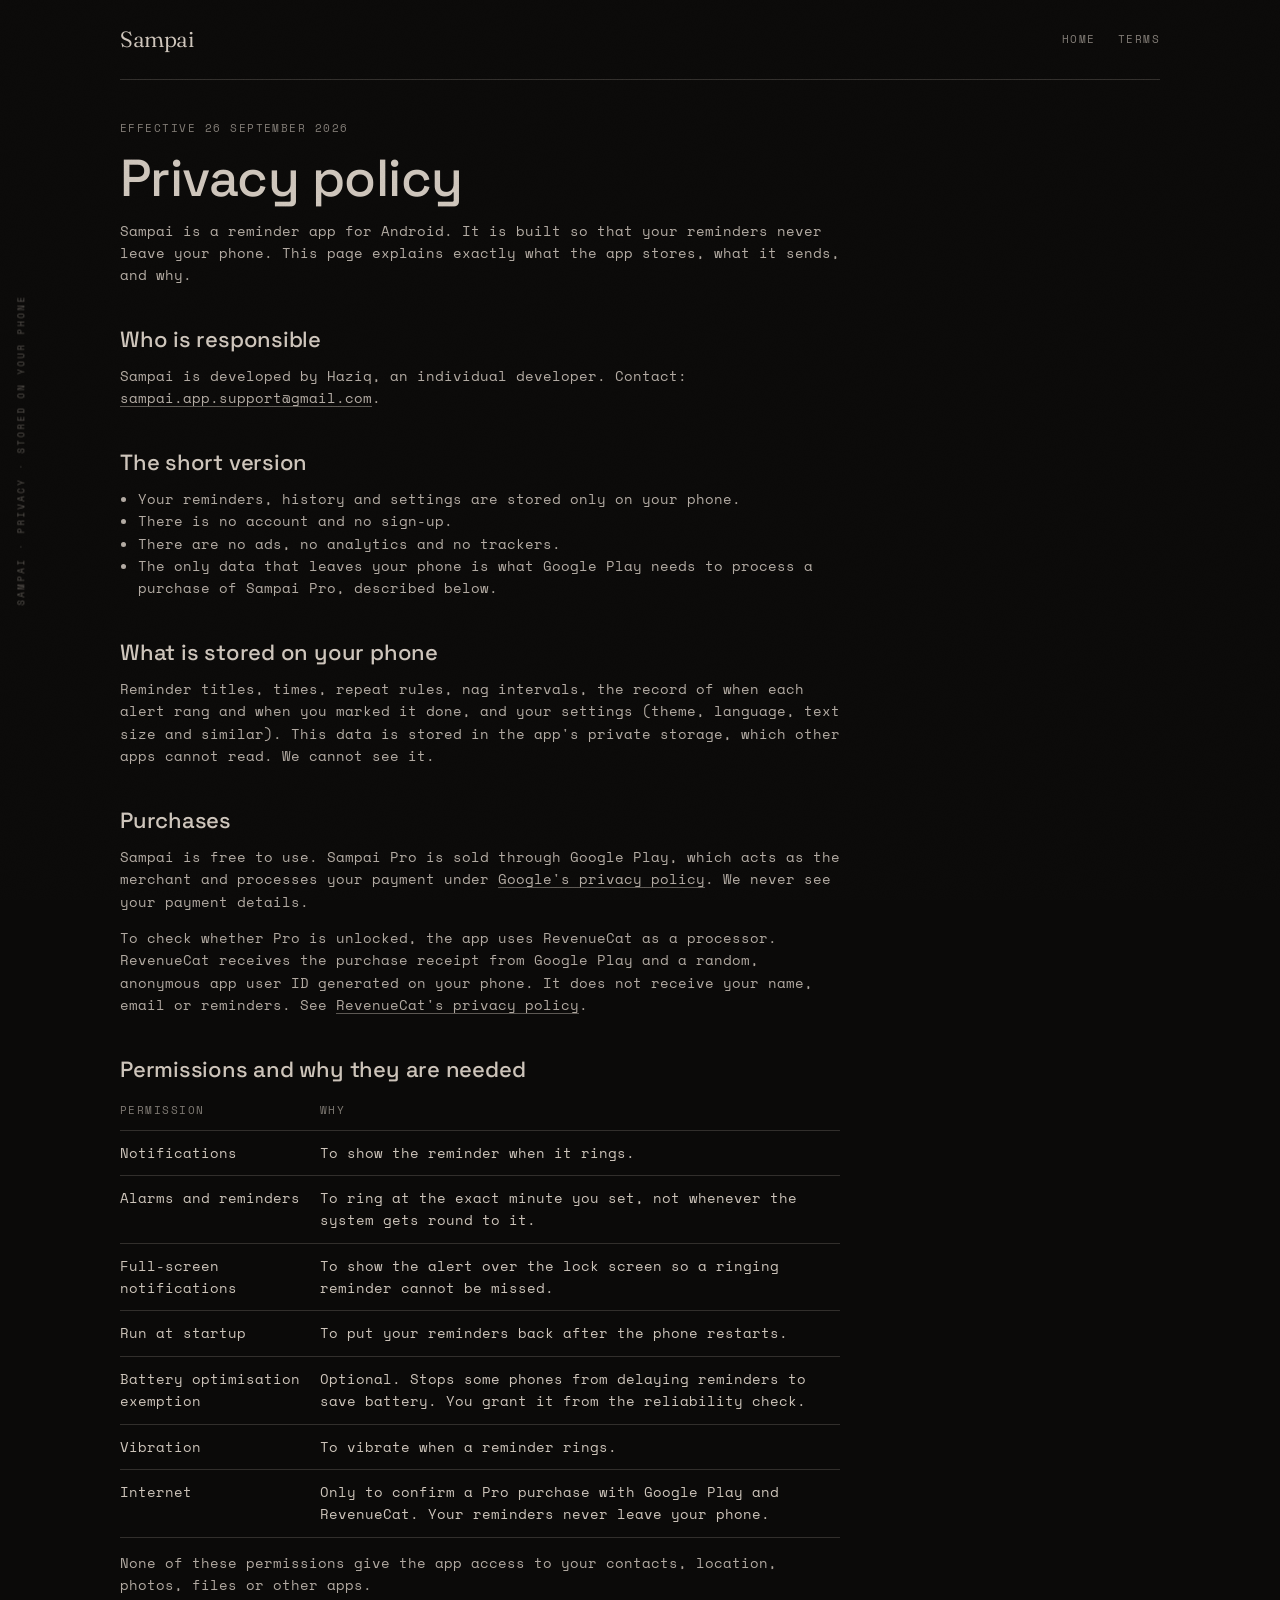
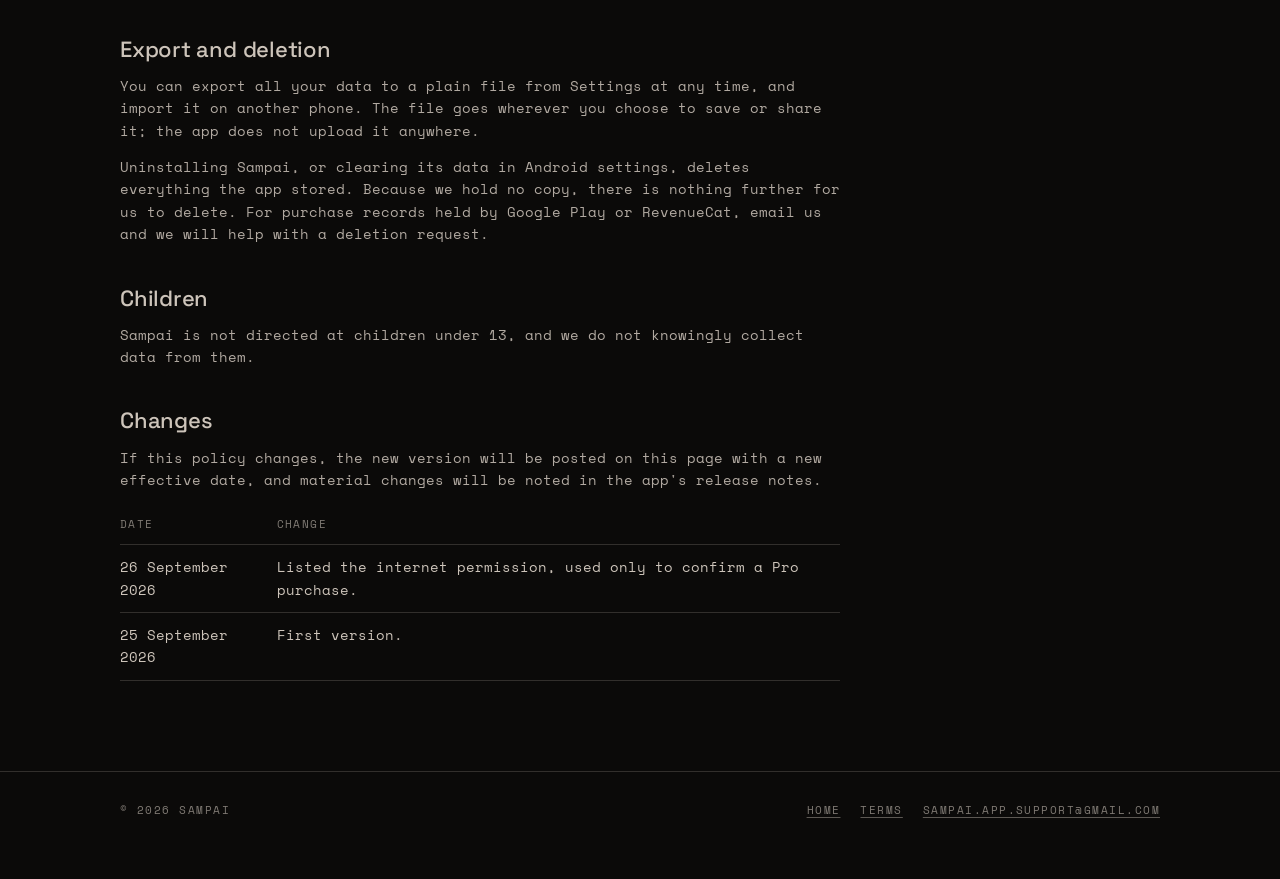
<file: privacy/index.html>
<!doctype html>
<html lang="en" data-theme="dark">
<head>
<meta charset="utf-8">
<meta name="viewport" content="width=device-width, initial-scale=1">
<title>Sampai privacy policy</title>
<meta name="description" content="How Sampai handles your data: reminders stay on your phone, no account, no ads, no analytics.">
<meta name="theme-color" content="#0b0a09">
<link rel="icon" href="../assets/favicon.png">
<link rel="preconnect" href="https://fonts.googleapis.com">
<link rel="preconnect" href="https://fonts.gstatic.com" crossorigin>
<link href="https://fonts.googleapis.com/css2?family=Fraunces:opsz,wght@9..144,350&family=Space+Grotesk:wght@500&family=Space+Mono&display=swap" rel="stylesheet">
<link rel="stylesheet" href="../assets/site.css">
</head>
<body>
<div class="margin-text" aria-hidden="true">Sampai · Privacy · Stored on your phone</div>
<div class="wrap">
  <header class="top">
    <a class="mark" href="../">Sampai</a>
    <nav class="label"><a href="../">Home</a><a href="../terms/">Terms</a></nav>
  </header>
  <hr class="rule">

  <main class="doc">
    <div class="label">Effective 26 September 2026</div>
    <h1>Privacy policy</h1>
    <p>Sampai is a reminder app for Android. It is built so that your reminders never leave your phone. This page explains exactly what the app stores, what it sends, and why.</p>

    <h2>Who is responsible</h2>
    <p>Sampai is developed by Haziq, an individual developer. Contact: <a href="mailto:sampai.app.support@gmail.com">sampai.app.support@gmail.com</a>.</p>

    <h2>The short version</h2>
    <ul>
      <li>Your reminders, history and settings are stored only on your phone.</li>
      <li>There is no account and no sign-up.</li>
      <li>There are no ads, no analytics and no trackers.</li>
      <li>The only data that leaves your phone is what Google Play needs to process a purchase of Sampai Pro, described below.</li>
    </ul>

    <h2>What is stored on your phone</h2>
    <p>Reminder titles, times, repeat rules, nag intervals, the record of when each alert rang and when you marked it done, and your settings (theme, language, text size and similar). This data is stored in the app's private storage, which other apps cannot read. We cannot see it.</p>

    <h2>Purchases</h2>
    <p>Sampai is free to use. Sampai Pro is sold through Google Play, which acts as the merchant and processes your payment under <a href="https://policies.google.com/privacy">Google's privacy policy</a>. We never see your payment details.</p>
    <p>To check whether Pro is unlocked, the app uses RevenueCat as a processor. RevenueCat receives the purchase receipt from Google Play and a random, anonymous app user ID generated on your phone. It does not receive your name, email or reminders. See <a href="https://www.revenuecat.com/privacy">RevenueCat's privacy policy</a>.</p>

    <h2>Permissions and why they are needed</h2>
    <table>
      <tr><th>Permission</th><th>Why</th></tr>
      <tr><td>Notifications</td><td>To show the reminder when it rings.</td></tr>
      <tr><td>Alarms and reminders</td><td>To ring at the exact minute you set, not whenever the system gets round to it.</td></tr>
      <tr><td>Full-screen notifications</td><td>To show the alert over the lock screen so a ringing reminder cannot be missed.</td></tr>
      <tr><td>Run at startup</td><td>To put your reminders back after the phone restarts.</td></tr>
      <tr><td>Battery optimisation exemption</td><td>Optional. Stops some phones from delaying reminders to save battery. You grant it from the reliability check.</td></tr>
      <tr><td>Vibration</td><td>To vibrate when a reminder rings.</td></tr>
      <tr><td>Internet</td><td>Only to confirm a Pro purchase with Google Play and RevenueCat. Your reminders never leave your phone.</td></tr>
    </table>
    <p>None of these permissions give the app access to your contacts, location, photos, files or other apps.</p>

    <h2>Export and deletion</h2>
    <p>You can export all your data to a plain file from Settings at any time, and import it on another phone. The file goes wherever you choose to save or share it; the app does not upload it anywhere.</p>
    <p>Uninstalling Sampai, or clearing its data in Android settings, deletes everything the app stored. Because we hold no copy, there is nothing further for us to delete. For purchase records held by Google Play or RevenueCat, email us and we will help with a deletion request.</p>

    <h2>Children</h2>
    <p>Sampai is not directed at children under 13, and we do not knowingly collect data from them.</p>

    <h2>Changes</h2>
    <p>If this policy changes, the new version will be posted on this page with a new effective date, and material changes will be noted in the app's release notes.</p>
    <table>
      <tr><th>Date</th><th>Change</th></tr>
      <tr><td>26 September 2026</td><td>Listed the internet permission, used only to confirm a Pro purchase.</td></tr>
      <tr><td>25 September 2026</td><td>First version.</td></tr>
    </table>
  </main>
</div>
<footer>
  <div class="wrap">
    <span class="label">© 2026 Sampai</span>
    <nav class="label"><a href="../">Home</a><a href="../terms/">Terms</a><a href="mailto:sampai.app.support@gmail.com">sampai.app.support@gmail.com</a></nav>
  </div>
</footer>
</body>
</html>
</file>
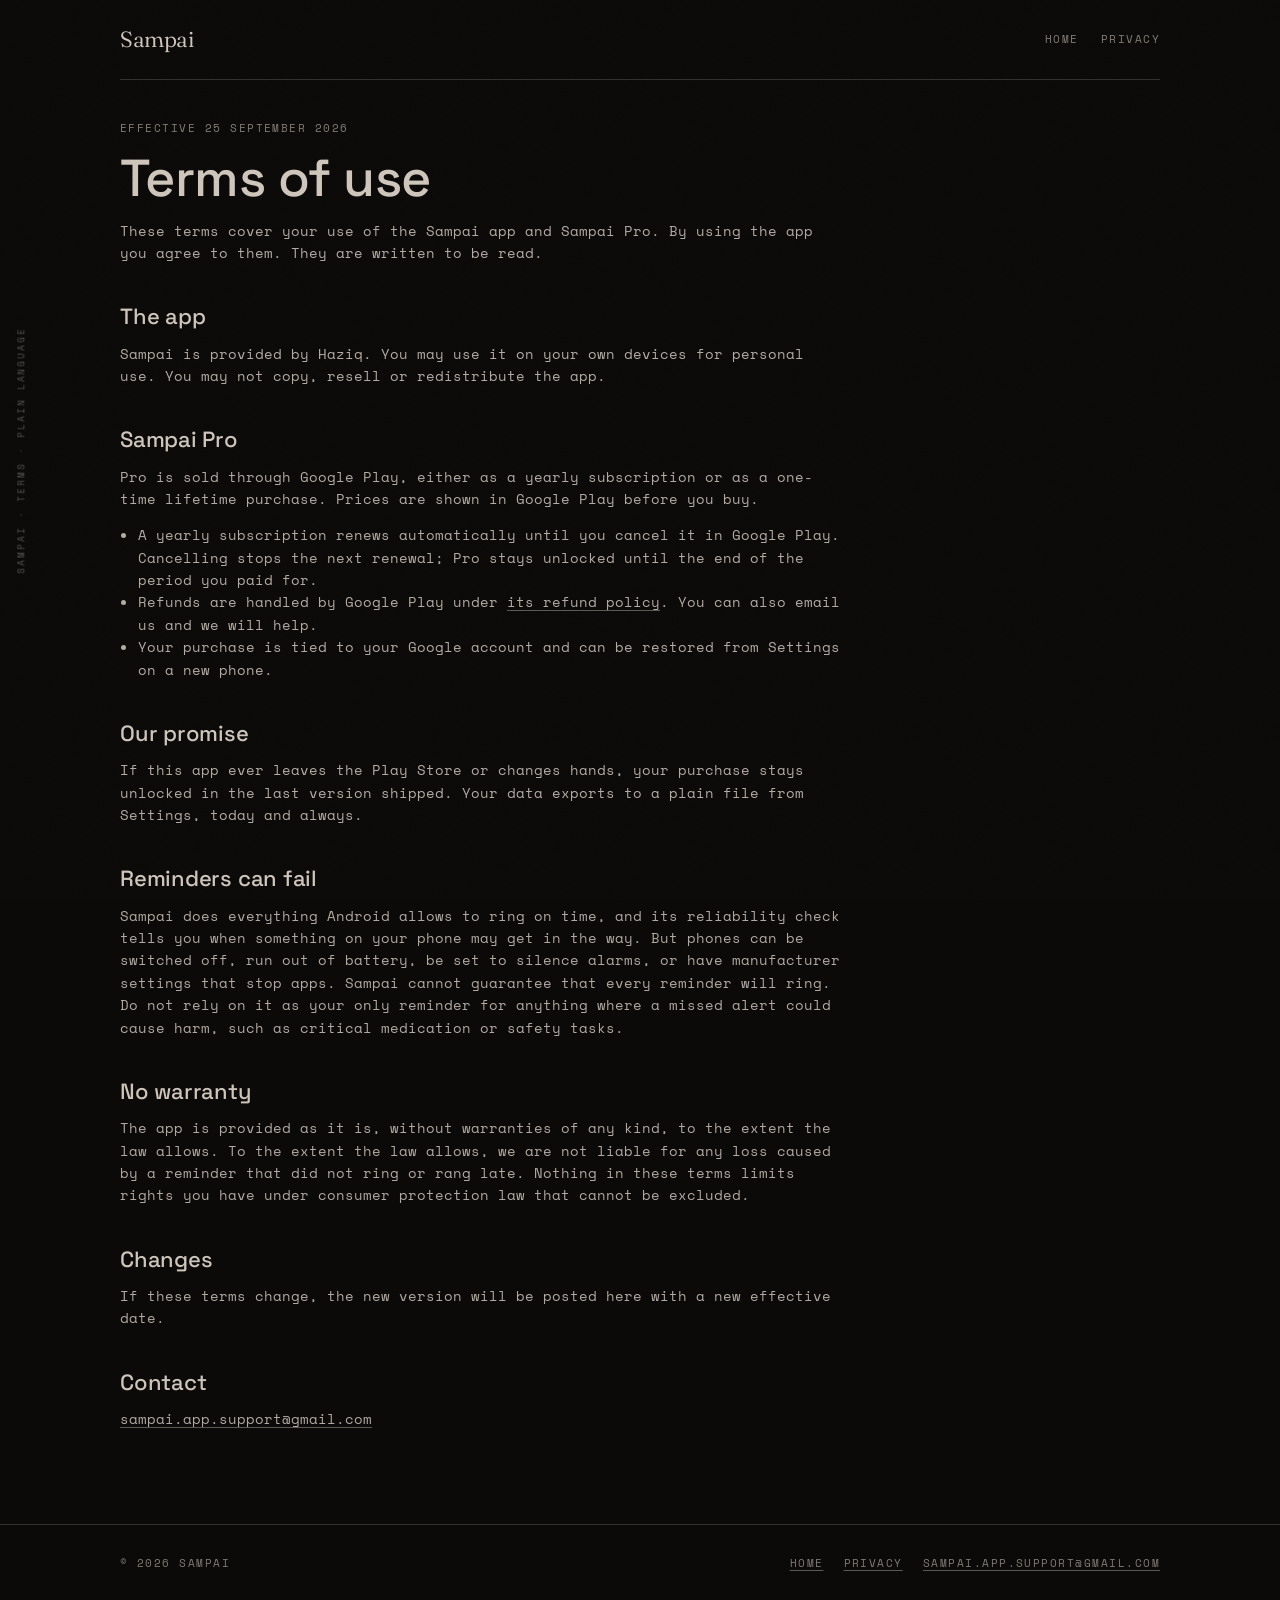
<file: terms/index.html>
<!doctype html>
<html lang="en" data-theme="dark">
<head>
<meta charset="utf-8">
<meta name="viewport" content="width=device-width, initial-scale=1">
<title>Sampai terms of use</title>
<meta name="description" content="Terms of use for the Sampai reminder app and Sampai Pro.">
<meta name="theme-color" content="#0b0a09">
<link rel="icon" href="../assets/favicon.png">
<link rel="preconnect" href="https://fonts.googleapis.com">
<link rel="preconnect" href="https://fonts.gstatic.com" crossorigin>
<link href="https://fonts.googleapis.com/css2?family=Fraunces:opsz,wght@9..144,350&family=Space+Grotesk:wght@500&family=Space+Mono&display=swap" rel="stylesheet">
<link rel="stylesheet" href="../assets/site.css">
</head>
<body>
<div class="margin-text" aria-hidden="true">Sampai · Terms · Plain language</div>
<div class="wrap">
  <header class="top">
    <a class="mark" href="../">Sampai</a>
    <nav class="label"><a href="../">Home</a><a href="../privacy/">Privacy</a></nav>
  </header>
  <hr class="rule">

  <main class="doc">
    <div class="label">Effective 25 September 2026</div>
    <h1>Terms of use</h1>
    <p>These terms cover your use of the Sampai app and Sampai Pro. By using the app you agree to them. They are written to be read.</p>

    <h2>The app</h2>
    <p>Sampai is provided by Haziq. You may use it on your own devices for personal use. You may not copy, resell or redistribute the app.</p>

    <h2>Sampai Pro</h2>
    <p>Pro is sold through Google Play, either as a yearly subscription or as a one-time lifetime purchase. Prices are shown in Google Play before you buy.</p>
    <ul>
      <li>A yearly subscription renews automatically until you cancel it in Google Play. Cancelling stops the next renewal; Pro stays unlocked until the end of the period you paid for.</li>
      <li>Refunds are handled by Google Play under <a href="https://support.google.com/googleplay/answer/2479637">its refund policy</a>. You can also email us and we will help.</li>
      <li>Your purchase is tied to your Google account and can be restored from Settings on a new phone.</li>
    </ul>

    <h2>Our promise</h2>
    <p>If this app ever leaves the Play Store or changes hands, your purchase stays unlocked in the last version shipped. Your data exports to a plain file from Settings, today and always.</p>

    <h2>Reminders can fail</h2>
    <p>Sampai does everything Android allows to ring on time, and its reliability check tells you when something on your phone may get in the way. But phones can be switched off, run out of battery, be set to silence alarms, or have manufacturer settings that stop apps. Sampai cannot guarantee that every reminder will ring. Do not rely on it as your only reminder for anything where a missed alert could cause harm, such as critical medication or safety tasks.</p>

    <h2>No warranty</h2>
    <p>The app is provided as it is, without warranties of any kind, to the extent the law allows. To the extent the law allows, we are not liable for any loss caused by a reminder that did not ring or rang late. Nothing in these terms limits rights you have under consumer protection law that cannot be excluded.</p>

    <h2>Changes</h2>
    <p>If these terms change, the new version will be posted here with a new effective date.</p>

    <h2>Contact</h2>
    <p><a href="mailto:sampai.app.support@gmail.com">sampai.app.support@gmail.com</a></p>
  </main>
</div>
<footer>
  <div class="wrap">
    <span class="label">© 2026 Sampai</span>
    <nav class="label"><a href="../">Home</a><a href="../privacy/">Privacy</a><a href="mailto:sampai.app.support@gmail.com">sampai.app.support@gmail.com</a></nav>
  </div>
</footer>
</body>
</html>
</file>
<file: assets/site.css>
:root {
  --paper: #0b0a09;
  --raised: #100e0d;
  --ink: 205, 196, 186;
  --mono: 'Space Mono', ui-monospace, monospace;
  --grotesk: 'Space Grotesk', system-ui, sans-serif;
  --serif: 'Fraunces', Georgia, serif;
  --gutter: 40px;
}
@media (prefers-color-scheme: light) {
  :root:not([data-theme="dark"]) { --paper: #ece7dd; --raised: #e5dfd4; --ink: 11, 10, 9; }
}
:root[data-theme="light"] { --paper: #ece7dd; --raised: #e5dfd4; --ink: 11, 10, 9; }

* { box-sizing: border-box; }
html { background: var(--paper); }
body {
  margin: 0;
  background: var(--paper);
  color: rgb(var(--ink));
  font-family: var(--mono);
  font-size: 14px;
  line-height: 1.6;
  -webkit-font-smoothing: antialiased;
  overflow-x: hidden;
}
body::after {
  content: "";
  position: fixed;
  inset: 0;
  pointer-events: none;
  background: url(grain-180.png);
  background-size: 180px;
  opacity: .16;
  mix-blend-mode: overlay;
  z-index: 50;
}
a { color: inherit; text-decoration-color: rgba(var(--ink), .42); text-underline-offset: 3px; }
a:hover { text-decoration-color: rgb(var(--ink)); }
:focus-visible { outline: 1px solid rgb(var(--ink)); outline-offset: 3px; }

.wrap { max-width: 1120px; margin: 0 auto; padding: 0 var(--gutter); position: relative; }
.label { font-size: 10.5px; letter-spacing: .14em; text-transform: uppercase; color: rgba(var(--ink), .6); }
.rule { height: 1px; background: rgba(var(--ink), .2); border: 0; margin: 0; }
.margin-text {
  position: fixed; left: 14px; top: 50%; transform: translateY(-50%) rotate(180deg);
  writing-mode: vertical-rl; font-size: 9px; letter-spacing: .22em; text-transform: uppercase;
  color: rgba(var(--ink), .4); z-index: 5;
}

/* Top bar */
.top { display: flex; align-items: center; justify-content: space-between; padding: 22px 0; }
.top nav { display: flex; gap: 22px; }
.top nav a { text-decoration: none; }
.mark { font-family: var(--serif); font-size: 22px; font-weight: 350; letter-spacing: -.02em; text-decoration: none; }

/* Hero */
.hero { display: grid; grid-template-columns: minmax(0, 1.15fr) minmax(0, .85fr); gap: 56px; align-items: center; padding: 56px 0 88px; position: relative; }
.wordmark { font-family: var(--serif); font-weight: 350; font-size: clamp(76px, 13vw, 168px); line-height: .9; letter-spacing: -.035em; margin: 18px 0 0; }
.tagline { font-family: var(--grotesk); font-size: clamp(22px, 2.6vw, 30px); font-weight: 500; line-height: 1.2; margin: 28px 0 0; max-width: 520px; }
.lead { color: rgba(var(--ink), .86); max-width: 470px; margin: 18px 0 0; }
.cta { display: flex; flex-wrap: wrap; gap: 12px; align-items: center; margin-top: 34px; }
.btn {
  display: inline-flex; align-items: center; gap: 14px; height: 52px; padding: 0 22px;
  background: rgb(var(--ink)); color: var(--paper); border-radius: 2px;
  font-family: var(--grotesk); font-size: 17px; font-weight: 500; text-decoration: none;
}
.btn::after { content: ""; width: 10px; height: 10px; background: var(--paper); }
.btn.ghost { background: transparent; color: rgb(var(--ink)); border: 1px solid rgba(var(--ink), .42); }
.btn.ghost::after { display: none; }
.watermark {
  position: absolute; right: -40px; top: 20px; font-family: var(--serif); font-style: italic; font-weight: 300;
  font-size: 380px; line-height: 1; color: rgba(var(--ink), .045); pointer-events: none; user-select: none; z-index: -1;
}

/* Plates: screenshots in a hairline dossier frame */
.plate { margin: 0; }
.plate .frame { border: 1px solid rgba(var(--ink), .2); border-radius: 2px; padding: 10px; background: var(--raised); }
.plate img { display: block; width: 100%; height: auto; border-radius: 2px; }
.plate figcaption { display: flex; justify-content: space-between; margin-top: 10px; }
.hero .plate { max-width: 340px; justify-self: end; width: 100%; }

/* Numbered sections */
.section { padding: 72px 0; border-top: 1px solid rgba(var(--ink), .2); }
.sec-head { display: flex; align-items: baseline; gap: 16px; }
.sec-num { font-size: 11px; letter-spacing: .12em; color: rgba(var(--ink), .4); }
h2 { font-family: var(--grotesk); font-weight: 500; font-size: clamp(28px, 3.4vw, 40px); line-height: 1.1; margin: 0; letter-spacing: -.01em; }
.sec-body { display: grid; grid-template-columns: minmax(0, 1fr) minmax(0, 1fr); gap: 56px; margin-top: 36px; align-items: start; }
.sec-body p { margin: 0 0 14px; color: rgba(var(--ink), .86); max-width: 460px; }

.chips { display: flex; flex-wrap: wrap; gap: 8px; margin: 22px 0 8px; }
.chip { min-width: 56px; height: 44px; display: inline-flex; align-items: center; justify-content: center; border: 1px solid rgba(var(--ink), .42); border-radius: 2px; font-size: 15px; }
.chip.on { background: rgb(var(--ink)); color: var(--paper); border-color: transparent; }

.kv { list-style: none; margin: 0; padding: 0; border-top: 1px solid rgba(var(--ink), .2); }
.kv li { display: flex; justify-content: space-between; gap: 24px; padding: 13px 0; border-bottom: 1px solid rgba(var(--ink), .2); }
.kv li span:first-child { font-size: 10.5px; letter-spacing: .14em; text-transform: uppercase; color: rgba(var(--ink), .6); padding-top: 2px; }
.kv li span:last-child { text-align: right; }

.pair { display: grid; grid-template-columns: minmax(0, 1fr) minmax(0, 1fr); gap: 20px; }
.widgets { display: grid; grid-template-columns: minmax(0, 2fr) minmax(0, 1fr); gap: 14px; align-items: start; }
.widgets img { display: block; width: 100%; height: auto; border-radius: 2px; }

.stat { display: grid; grid-template-columns: repeat(3, minmax(0, 1fr)); border-top: 1px solid rgba(var(--ink), .2); border-bottom: 1px solid rgba(var(--ink), .2); margin-top: 8px; }
.stat div { padding: 18px 0; }
.stat div + div { padding-left: 20px; border-left: 1px solid rgba(var(--ink), .2); }
.stat b { display: block; font-family: var(--serif); font-weight: 300; font-size: 54px; line-height: 1; letter-spacing: -.02em; margin-top: 8px; }

.plans { display: grid; grid-template-columns: minmax(0, 1fr) minmax(0, 1fr); gap: 20px; margin-top: 36px; }
.plan { border: 1px solid rgba(var(--ink), .2); border-radius: 2px; padding: 26px; }
.plan.pro { border-color: rgba(var(--ink), .6); }
.plan h3 { font-family: var(--grotesk); font-weight: 500; font-size: 24px; margin: 10px 0 18px; }
.plan ul { list-style: none; margin: 0; padding: 0; }
.plan li { padding: 9px 0; border-top: 1px solid rgba(var(--ink), .12); color: rgba(var(--ink), .86); }
.promise { margin-top: 20px; border: 1px solid rgba(var(--ink), .2); border-radius: 2px; padding: 22px 26px; }
.promise p { margin: 8px 0 0; color: rgba(var(--ink), .86); max-width: 760px; }

footer { border-top: 1px solid rgba(var(--ink), .2); padding: 30px 0 60px; }
footer .wrap { display: flex; flex-wrap: wrap; justify-content: space-between; gap: 16px; }
footer nav { display: flex; flex-wrap: wrap; gap: 20px; }

/* Legal pages */
.doc { max-width: 720px; padding: 40px 0 80px; }
.doc h1 { font-family: var(--grotesk); font-weight: 500; font-size: clamp(34px, 5vw, 52px); line-height: 1.05; margin: 14px 0 8px; letter-spacing: -.01em; }
.doc h2 { font-size: 22px; margin: 40px 0 10px; }
.doc p, .doc li { color: rgba(var(--ink), .86); }
.doc ul { padding-left: 18px; }
.doc table { width: 100%; border-collapse: collapse; margin: 10px 0; }
.doc td, .doc th { text-align: left; vertical-align: top; padding: 11px 12px 11px 0; border-bottom: 1px solid rgba(var(--ink), .2); }
.doc th { font-size: 10.5px; letter-spacing: .14em; text-transform: uppercase; color: rgba(var(--ink), .6); font-weight: 400; }

@media (max-width: 820px) {
  :root { --gutter: 16px; }
  .margin-text, .watermark { display: none; }
  .hero, .sec-body, .plans { grid-template-columns: minmax(0, 1fr); gap: 36px; }
  .hero { padding: 28px 0 56px; }
  .hero .plate { justify-self: start; max-width: 300px; }
  .top nav { gap: 14px; }
  .section { padding: 52px 0; }
  .widgets { grid-template-columns: minmax(0, 1fr); }
  .stat b { font-size: 40px; }
  .kv li { flex-direction: column; gap: 4px; }
  .kv li span:last-child { text-align: left; }
}

/* Scroll progress hairline */
.progress { position: fixed; top: 0; left: 0; right: 0; height: 2px; z-index: 60; pointer-events: none; }
.progress span { display: block; height: 100%; background: rgb(var(--ink)); transform: scaleX(0); transform-origin: left; }

.scroll-cue { text-decoration: none; margin-left: 8px; }
.ticker, .n2, .clock { font-weight: 400; color: rgb(var(--ink)); }
.hero-plate .frame { will-change: transform; }

/* Marquee band */
.marquee { border-top: 1px solid rgba(var(--ink), .2); border-bottom: 1px solid rgba(var(--ink), .2); overflow: hidden; padding: 18px 0; }
.marquee-track { display: flex; gap: 28px; width: max-content; font-family: var(--serif); font-style: italic; font-weight: 300; font-size: clamp(28px, 4vw, 48px); line-height: 1; white-space: nowrap; }
.marquee-track span:nth-child(even) { color: rgba(var(--ink), .3); font-style: normal; }

/* Pinned nag counter */
.nag { min-height: 100vh; display: flex; align-items: center; padding: 72px 0; position: relative; }
.nag-inner { display: grid; grid-template-columns: minmax(0, 1fr) minmax(0, 1fr); gap: 56px; align-items: center; width: 100%; }
.nag-count { position: relative; }
.numeral { font-family: var(--serif); font-weight: 300; font-size: clamp(200px, 30vw, 400px); line-height: .78; letter-spacing: -.04em; margin: 24px 0 26px -.04em; font-variant-numeric: tabular-nums; }
.numeral .num { display: inline-block; will-change: transform; }
.nag-copy p { color: rgba(var(--ink), .86); max-width: 460px; margin: 0 0 14px; }
.nag-copy h2 { margin-bottom: 26px; }
.nag-bar { height: 1px; background: rgba(var(--ink), .2); margin-top: 30px; max-width: 460px; }
.nag-bar span { display: block; height: 100%; background: rgb(var(--ink)); transform: scaleX(0); transform-origin: left; }
.done-stamp { position: absolute; left: 0; bottom: -86px; display: flex; align-items: center; justify-content: space-between; width: min(320px, 100%); height: 62px; padding: 0 22px; background: rgb(var(--ink)); color: var(--paper); border-radius: 2px; font-family: var(--grotesk); font-size: 22px; font-weight: 500; opacity: 0; }
.done-stamp i { width: 11px; height: 11px; background: var(--paper); }

/* Plate pairs with parallax */
.plates { display: grid; grid-template-columns: minmax(0, 1fr) minmax(0, 1fr); gap: 20px; align-items: start; }
.plates .plate:nth-child(2) { margin-top: 90px; }

/* Horizontal widget gallery */
.gallery { border-top: 1px solid rgba(var(--ink), .2); overflow: hidden; }
.gallery-pin { min-height: 100vh; display: flex; flex-direction: column; justify-content: center; padding: 72px 0; gap: 34px; }
.gallery-lead { color: rgba(var(--ink), .86); max-width: 520px; margin: 18px 0 0; }
.gallery-track { display: flex; gap: 22px; align-items: center; padding: 0 var(--gutter); width: max-content; will-change: transform; }
.w-card { margin: 0; flex: none; }
.w-card img { display: block; width: 100%; height: auto; border-radius: 2px; border: 1px solid rgba(var(--ink), .12); }
.w-card figcaption { display: flex; justify-content: space-between; margin-top: 10px; }
.w-card.wide { width: min(560px, 80vw); }
.w-card.small { width: min(300px, 60vw); }
.w-card.phone { width: min(260px, 56vw); }

/* Outro */
.outro { border-top: 1px solid rgba(var(--ink), .2); padding: 120px 0 110px; text-align: left; }
.outro-word { font-family: var(--serif); font-weight: 300; font-size: clamp(64px, 12vw, 176px); line-height: .92; letter-spacing: -.035em; margin-bottom: 40px; }

.split-mask { overflow: hidden; padding-bottom: .08em; margin-bottom: -.08em; }

@media (max-width: 820px) {
  .nag-inner { grid-template-columns: minmax(0, 1fr); gap: 28px; }
  .numeral { font-size: 42vw; margin: 12px 0 18px; }
  .done-stamp { bottom: -70px; height: 54px; font-size: 19px; }
  .plates .plate:nth-child(2) { margin-top: 48px; }
  .gallery-track { flex-direction: column; align-items: stretch; width: auto; }
  .w-card.wide, .w-card.small, .w-card.phone { width: 100%; }
  .w-card.phone { max-width: 280px; }
  .outro { padding: 80px 0; }
}

/* Section rules drawn by a scaled pseudo-element so they can animate in. */
.section, .gallery, .outro { border-top: 0; position: relative; }
.section::before, .gallery::before, .outro::before {
  content: ""; position: absolute; top: 0; left: 0; right: 0; height: 1px;
  background: rgba(var(--ink), .2); transform: scaleX(var(--rule, 1)); transform-origin: left;
}
.gallery-pin .wrap { width: 100%; }
@media (max-width: 820px) {
  .done-stamp { top: 44%; bottom: auto; }
  .chips { gap: 6px; }
  .chip { min-width: 48px; }
}
</file>
